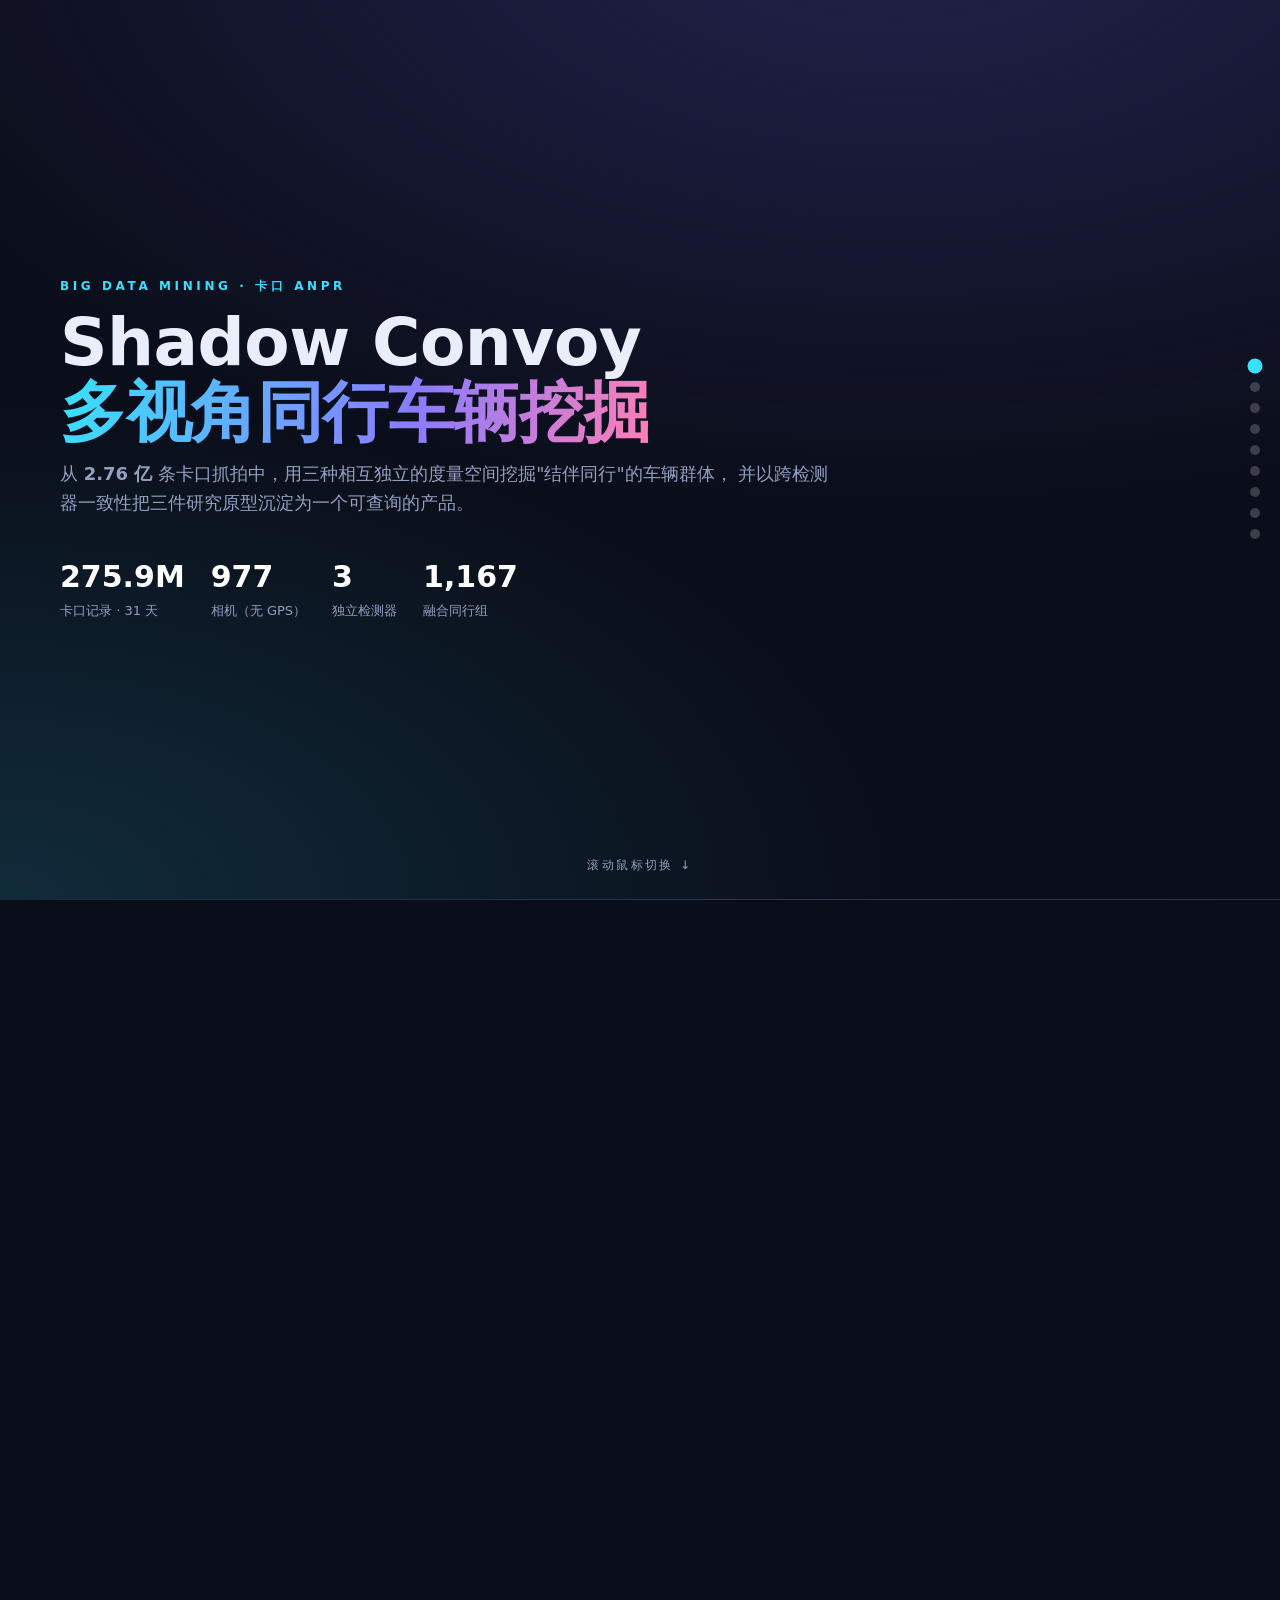
<file: Demo/index.html>
<!doctype html>
<html lang="zh-CN">
<head>
<meta charset="utf-8">
<meta name="viewport" content="width=device-width,initial-scale=1">
<title>Shadow Convoy · 多视角同行车辆挖掘</title>
<meta name="description" content="从 2.76 亿条卡口 ANPR 记录中挖掘同行车辆群体 —— 三检测器、共识融合与下游应用的在线演示。">
<link rel="stylesheet" href="css/demo.css">
</head>
<body>

<div class="progress"></div>
<nav class="nav" aria-label="sections">
  <button class="active"></button><button></button><button></button><button></button>
  <button></button><button></button><button></button><button></button><button></button>
</nav>

<div id="wrapper">

<!-- 1 · TITLE -->
<section id="hero">
  <div class="wrap">
    <div class="kicker">Big Data Mining · 卡口 ANPR</div>
    <h1>Shadow&nbsp;Convoy<br><span class="grad">多视角同行车辆挖掘</span></h1>
    <p class="lead">从 <b>2.76&nbsp;亿</b> 条卡口抓拍中，用三种相互独立的度量空间挖掘"结伴同行"的车辆群体，
      并以跨检测器一致性把三件研究原型沉淀为一个可查询的产品。</p>
    <div class="hero-stats">
      <div><div class="v">275.9M</div><div class="l">卡口记录 · 31 天</div></div>
      <div><div class="v">977</div><div class="l">相机（无 GPS）</div></div>
      <div><div class="v">3</div><div class="l">独立检测器</div></div>
      <div><div class="v">1,167</div><div class="l">融合同行组</div></div>
    </div>
  </div>
  <div class="scrolldown">滚动鼠标切换 ↓</div>
</section>

<!-- 2 · INTRO -->
<section id="intro">
  <div class="wrap">
    <div class="kicker">01 · 问题背景</div>
    <h2>什么是"同行"？三种答案。</h2>
    <p class="lead">城市卡口持续记录 <code>(车牌, 相机, 时间)</code>。在月级亿条尺度上，其中蕴含的是车辆之间的
      <b>协同结构</b>。但"同行"没有唯一定义，因此我们并行构建三种检测器。</p>
    <div class="defs">
      <div class="def"><b>FP-Growth · <span>格点共现</span></b><p class="note">同一 (相机×5 分钟) 格点反复同现 → 高精度、覆盖窄。</p></div>
      <div class="def"><b>MaxGrowth · <span>有向路径</span></b><p class="note">协同通过 ≥3 个相机的有向路径 → 强群体证据、带方向。</p></div>
      <div class="def"><b>Embedding · <span>轨迹向量</span></b><p class="note">256 维轨迹形状相近 + 真实共现确认 → 覆盖最广。</p></div>
    </div>
    <div class="figwrap">
      <img src="img/pipeline.png" alt="系统总体流程">
      <div class="figcap">系统总体流程：原始卡口数据 → 三检测器 → 共识融合登记表 → 下游任务</div>
    </div>
  </div>
</section>

<!-- 3 · METHODS (carousel) -->
<section id="methods">
  <div class="wrap">
    <div class="kicker">02 · 三检测器结果</div>
    <h2>三种方法，三种"同行"</h2>
    <p class="lead">← / → 切换：三种检测器对比 ↔ 能力雷达图。三者按构造彼此分歧——被多个度量空间同时认可的群体才是强证据。</p>
    <div class="carousel">
      <button class="car-arrow prev" aria-label="prev">‹</button>
      <button class="car-arrow next" aria-label="next">›</button>
      <div class="car-viewport"><div class="car-track">
        <div class="slide slide-methods"><div class="cards cols-3">
          <div class="card"><span class="tag">FP-Growth</span><h3>格点共现车队</h3>
            <p>5,447 车队 · 仅 783 车牌 · 信号极稀疏。</p>
            <div class="chart" data-chart="fpg_size"></div>
            <div class="chart" data-chart="fpg_super"></div></div>
          <div class="card"><span class="tag">MaxGrowth</span><h3>有向路径模式</h3>
            <p>223,184 模式 · 87,047 车牌 · 带方向。</p>
            <div class="chart" data-chart="mg_routelen"></div>
            <div class="chart" data-chart="mg_corridors"></div></div>
          <div class="card"><span class="tag">Embedding</span><h3>轨迹嵌入聚类</h3>
            <p>3.83M×256 · 每车一向量 · 覆盖 102,779 车牌。</p>
            <div class="chart" data-embchart="proj"></div>
            <div class="chart" data-chart="emb_confirm"></div></div>
        </div></div>
        <div class="slide slide-radar"><div class="chart" data-chart="detector_radar"></div></div>
      </div></div>
    </div>
  </div>
</section>

<!-- 4 · UNION -->
<section id="union">
  <div class="wrap">
    <div class="kicker">03 · 共识融合</div>
    <h2>融合登记表 —— 关键一步</h2>
    <p class="lead">按"标签元组"将三套车队归并为一张去重、可置信排序的表。<b>验证假设被数据推翻</b>：
      出现在 1,548 个车队里的"超级连接点"（公交/出租）<b>根本没进登记表</b>——融合自动将其过滤。</p>
    <div class="cards cols-2" style="align-items:center">
      <div class="card"><div class="chart" data-chart="consensus_agree" style="height:42vh"></div></div>
      <div class="card">
        <div class="bignum">1,167 <small>个融合同行组</small></div>
        <table>
          <tr><th>一致性</th><th>数量</th><th>含义</th></tr>
          <tr><td><span class="badge">3-of-3</span></td><td class="num">19</td><td>三检测器一致 · 最强证据</td></tr>
          <tr><td>2-of-3</td><td class="num">1,148</td><td>两检测器一致</td></tr>
          <tr><td>最大组</td><td class="num">51 车</td><td>共现∩路径∩嵌入</td></tr>
          <tr><td>超级连接点</td><td class="num">0</td><td>被融合自动剔除</td></tr>
        </table>
      </div>
    </div>
  </div>
</section>

<!-- 5 · SEED QUERY -->
<section id="seed">
  <div class="wrap">
    <div class="kicker">04 · 下游应用 · 种子车查询</div>
    <h2>"谁和这辆车一起走？"</h2>
    <p class="lead">输入框即下拉搜索框：从 124 个已验证车牌中选择或筛选；点击查询后，每行伴随车都标注由哪些检测器登记。</p>
    <div class="seedrow">
      <div class="combo">
        <input id="seedin" class="combo-input" placeholder="输入或选择车牌…" autocomplete="off">
        <div id="seedlist" class="combo-list"></div>
      </div>
      <button id="seedbtn" class="btn">查询伴随车</button>
      <span class="note">共 124 个三检一致车牌</span>
    </div>
    <div id="seedout" class="results"></div>
  </div>
</section>

<!-- 6 · CLONE -->
<section id="clone">
  <div class="wrap">
    <div class="kicker">05 · 下游应用 · 套牌检测</div>
    <h2>套牌车（impossible travel）</h2>
    <p class="lead">同行的对偶问题：一辆车若在过短时间内出现于过远的两地，即<b>物理不可能</b>。
      全月标出 <b>221,132</b> 次不可能、<b>8,668</b> 个套牌候选——与 OCR 误读近乎不相交。</p>
    <div class="cards cols-2" style="align-items:center">
      <div class="card"><div class="chart" data-chart="clone_rose" style="height:46vh"></div></div>
      <div class="card">
        <div class="bignum">505029</div>
        <p style="margin-top:8px">最强候选：全月 <b style="color:#fff">108 次</b>不可能转移。例如 <code>79→306</code>
          仅隔 <b style="color:var(--pink)">1 秒</b>，而该路段最快通行需 <b>82 秒</b> —— 同一车牌的两辆车在同时移动。</p>
        <div class="note">距离先验来自从数据恢复的相机转移图（全对最短通行时间），全程无 GPS。</div>
      </div>
    </div>
  </div>
</section>

<!-- 7 · MAPS (3 dynamic charts) -->
<section id="maps">
  <div class="wrap">
    <div class="kicker">06 · 下游应用 · 无 GPS 地理</div>
    <h2>从数据恢复城市走廊</h2>
    <p class="lead">相机只是整数编号。用车辆跳转构建相机转移图（853 节点、41 万边），node2vec 恢复二维地图，
      并把同行走廊的群体流量叠加其上 —— 下面三张图均为实时可交互。</p>
    <div class="maprow">
      <div><div class="chart" data-mapchart="camera"></div></div>
      <div><div class="chart" data-mapchart="flow"></div></div>
      <div><div class="chart" data-chart="od_pairs"></div></div>
    </div>
  </div>
</section>

<!-- 8 · CONCLUSION -->
<section id="conclusion">
  <div class="wrap">
    <div class="kicker">07 · 结论</div>
    <h2>一致性 &gt; 任何单检测器的 Top-K</h2>
    <p class="lead">三种互补度量空间 + 跨检测器共识，把高频假阳性自动过滤，显著提升可解释性与可信度；
      相机转移图又独立复现了路径检测器的走廊，多重证据相互印证。全部下游产物均在 31 天全量数据上验证。</p>
    <div class="cards cols-2" style="align-items:center;margin-top:20px">
      <div class="card"><div class="chart" data-chart="coverage" style="height:40vh"></div></div>
      <div class="card">
        <div class="bignum">102,779 <small>Embedding 覆盖车牌</small></div>
        <p style="margin-top:6px">vs MaxGrowth 87,047 · FP-Growth 783 —— 嵌入与路径同量级，远超共现伪影。</p>
        <div class="bignum" style="margin-top:16px">19 <small>三检一致强同行组</small></div>
        <div class="bignum" style="margin-top:16px">8,668 <small>套牌候选车牌（0.04%）</small></div>
      </div>
    </div>
  </div>
</section>

<!-- 9 · CTA -->
<section id="cta">
  <div class="wrap">
    <div class="kicker">08 · 代码与论文</div>
    <h2>查看完整项目</h2>
    <p class="lead" style="margin:14px auto 0">查看项目的可视化报告展示页，或进入代码仓库浏览全部三检测器、融合与下游任务的实现。</p>
    <div class="ctabtns">
      <a class="primary" href="https://henrywch.github.io/Shadow_Convoy/" target="_blank" rel="noopener">View Report · 报告展示 →</a>
      <a class="sec" href="https://github.com/henrywch/Shadow_Convoy" target="_blank" rel="noopener">View Code · 代码仓库</a>
    </div>
    <p class="note" style="margin-top:30px">Shadow Convoy · Big Data Course Project · 2026</p>
  </div>
</section>

</div><!-- /#wrapper -->

<script src="js/echarts.min.js"></script>
<script src="js/charts.js"></script>
<script src="js/mapdata.js"></script>
<script src="js/seed_data.js"></script>
<script src="js/embdata.js"></script>
<script src="js/demo.js"></script>
</body>
</html>
</file>
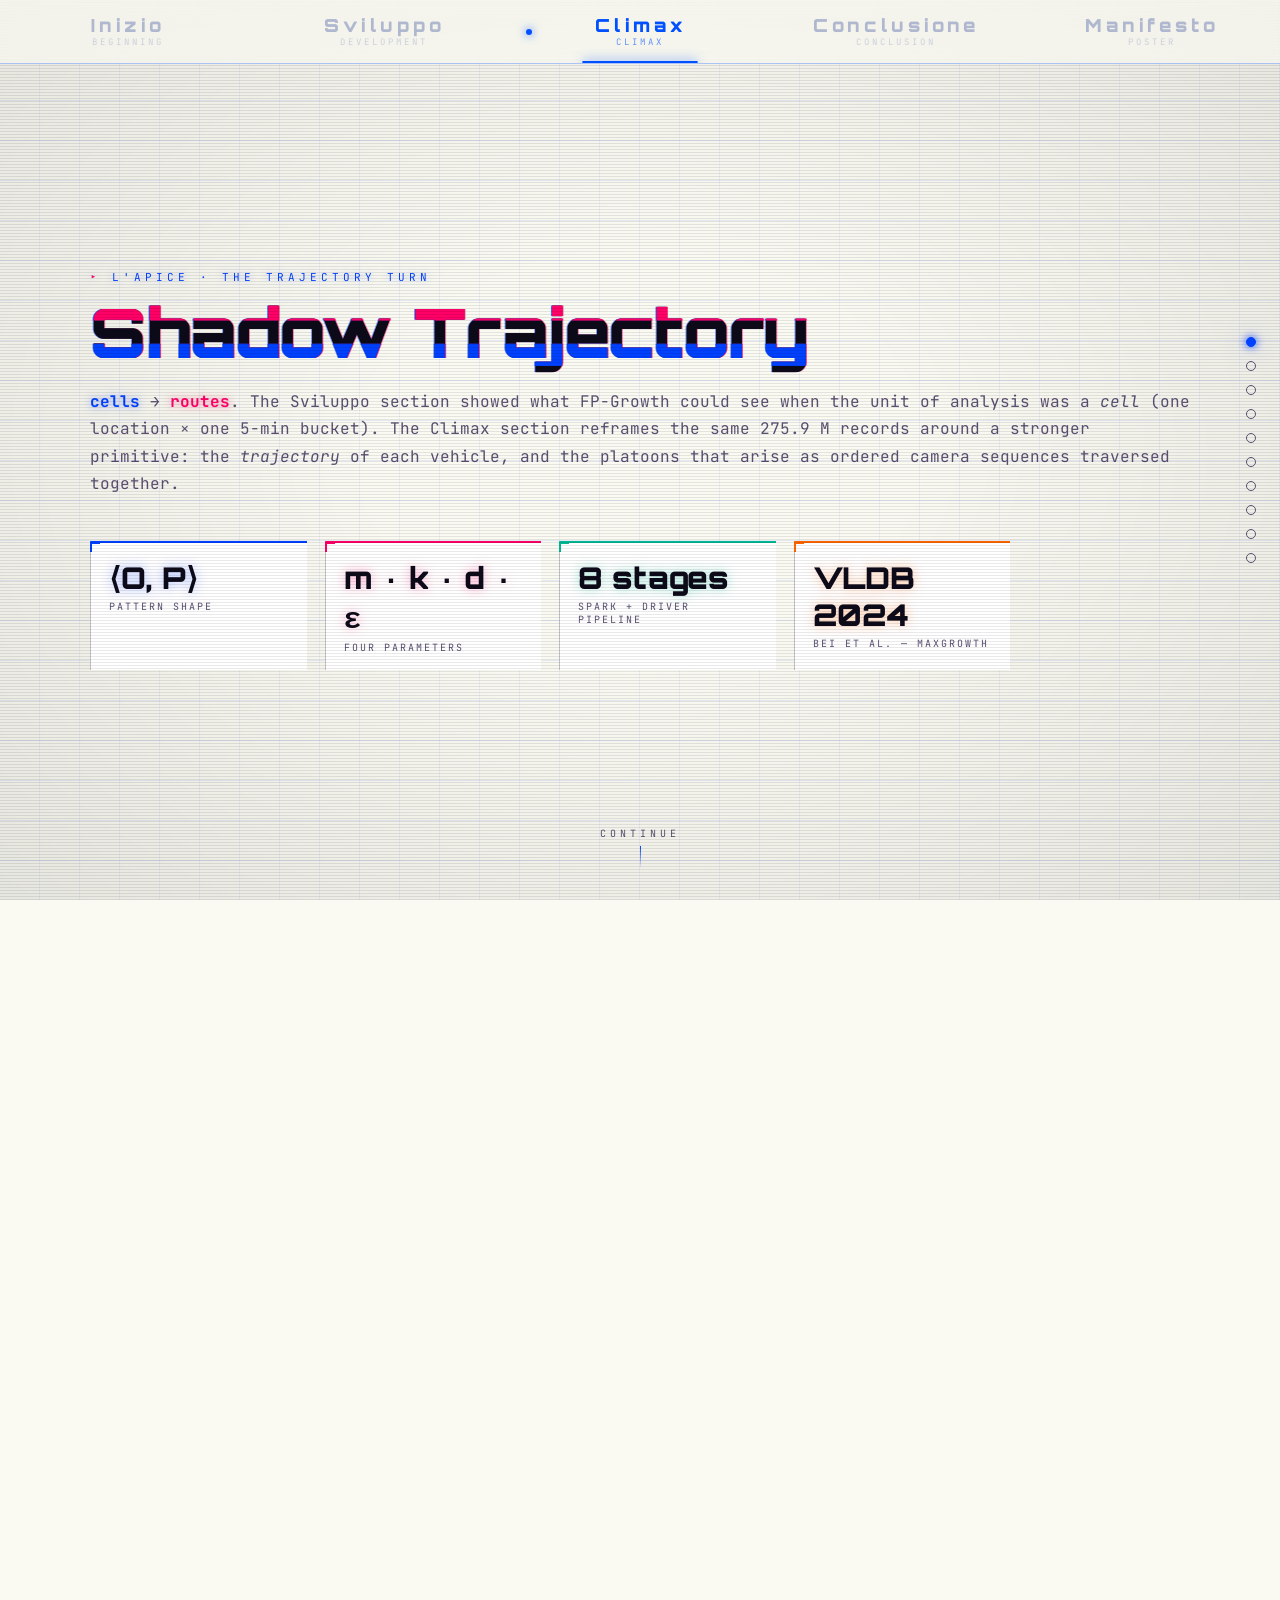
<file: climax.html>
<!DOCTYPE html>
<html lang="en">
<head>
  <meta charset="UTF-8" />
  <meta name="viewport" content="width=device-width, initial-scale=1.0" />
  <title>Shadow Convoy · Climax</title>
  <link rel="stylesheet" href="css/nav.css" />
  <link rel="stylesheet" href="css/in-process.css" />
  <link rel="preconnect" href="https://fonts.googleapis.com" crossorigin />
</head>
<body data-theme="bright" data-prev="sviluppo.html" data-next="final.html">

<div class="scanline-light"></div>
<div id="scroll-progress"></div>

<nav class="top-nav" aria-label="Project sections">
  <a class="tab"        data-target="dark"   href="index.html">
    <span class="zh">Inizio</span><span class="en">Beginning</span>
  </a>
  <a class="tab"        data-target="bright" href="sviluppo.html">
    <span class="zh">Sviluppo</span><span class="en">Development</span>
  </a>
  <a class="tab active" data-target="bright" href="climax.html">
    <span class="zh">Climax</span><span class="en">Climax</span>
  </a>
  <a class="tab"        data-target="neon"   href="final.html">
    <span class="zh">Conclusione</span><span class="en">Conclusion</span>
  </a>
  <a class="tab"        data-target="neon"   href="manifesto.html">
    <span class="zh">Manifesto</span><span class="en">Poster</span>
  </a>
</nav>

<nav class="nav-dots" aria-label="Slide navigation">
  <button class="nav-dot active" data-section="hero"           data-label="SHADOW TRAJECTORY"></button>
  <button class="nav-dot"        data-section="algo"           data-label="MAXGROWTH ALGORITHM"></button>
  <button class="nav-dot"        data-section="results"        data-label="MAXGROWTH RESULTS"></button>
  <button class="nav-dot"        data-section="analysis"       data-label="MAXGROWTH ANALYSIS"></button>
  <button class="nav-dot"        data-section="conclusion"     data-label="MAXGROWTH CONCLUSION"></button>
  <button class="nav-dot"        data-section="embed-ideas"     data-label="EMBEDDING IDEAS"></button>
  <button class="nav-dot"        data-section="embed-procedure" data-label="EMBEDDING PROCEDURES"></button>
  <button class="nav-dot"        data-section="embed-results"   data-label="EMBEDDING RESULTS"></button>
  <button class="nav-dot"        data-section="embed-analysis"  data-label="EMBEDDING ANALYSIS"></button>
  <button class="nav-dot"        data-section="embed-conclusion" data-label="EMBEDDING CONCLUSION"></button>
</nav>

<div id="page-wrapper">

  <!-- ═════ 0 — TITLE: Shadow Trajectory ═════ -->
  <section class="section" id="hero">
    <div class="section-inner">
      <p class="kicker">L'apice · The trajectory turn</p>
      <h1 class="section-title">
        <span class="glitch" data-text="Shadow Trajectory">Shadow Trajectory</span>
      </h1>
      <p class="lede" style="font-size: 16px;"><strong class="accent">cells</strong> &rarr; <strong class="spark">routes</strong>. The Sviluppo section showed what FP-Growth could see when the unit of analysis was a <em>cell</em> (one location &times; one 5-min bucket). The Climax section reframes the same 275.9 M records around a stronger primitive: the <em>trajectory</em> of each vehicle, and the platoons that arise as ordered camera sequences traversed together.</p>
      <div class="hero-stats" style="margin-top: 44px;">
        <div class="hero-stat"><div class="v">&#10216;O, P&#10217;</div><div class="k">Pattern Shape</div></div>
        <div class="hero-stat"><div class="v">m &middot; k &middot; d &middot; &epsilon;</div><div class="k">Four Parameters</div></div>
        <div class="hero-stat"><div class="v">8 stages</div><div class="k">Spark + Driver pipeline</div></div>
        <div class="hero-stat"><div class="v">VLDB 2024</div><div class="k">Bei et al. — MaxGrowth</div></div>
      </div>
    </div>
    <div class="scroll-hint"><span>continue</span><div class="scroll-arrow"></div></div>
  </section>

  <!-- ═════ 1 — ALGORITHM ═════ -->
  <section class="section" id="algo">
    <div class="section-inner">
      <p class="kicker">01 / The algorithm, end to end</p>
      <h2 class="section-title">
        MaxGrowth — <span class="swipe">parameters &middot; pipeline &middot; pruning</span>
      </h2>

      <div class="param-grid">
        <div class="param">
          <div class="sym">m</div>
          <div class="flag">--min-size &middot; default 2</div>
          <div class="meaning">minimum plates in a platoon.</div>
        </div>
        <div class="param">
          <div class="sym">k</div>
          <div class="flag">--min-length &middot; default 3</div>
          <div class="meaning">minimum cameras in the route — the "more than one intersection" rule.</div>
        </div>
        <div class="param">
          <div class="sym">d</div>
          <div class="flag">--gap &middot; default 1</div>
          <div class="meaning">missing-camera tolerance — OCR / occlusion absorption.</div>
        </div>
        <div class="param">
          <div class="sym">&epsilon;</div>
          <div class="flag">--eps &middot; default 300 s</div>
          <div class="meaning">co-arrival window at one camera.</div>
        </div>
      </div>

      <div class="pipeline" style="margin-top: 24px;">
        <div class="step spark"><span class="ix">01 · spark</span><span class="label">CSV scan</span></div>
        <div class="step spark"><span class="ix">02 · spark</span><span class="label">prefilter plates</span></div>
        <div class="step spark"><span class="ix">03 · spark</span><span class="label">trajectories</span></div>
        <div class="step spark"><span class="ix">04 · spark</span><span class="label">clusters</span></div>
        <div class="step driver"><span class="ix">05 · driver</span><span class="label">position index</span></div>
        <div class="step driver"><span class="ix">06 · driver</span><span class="label">broadcast</span></div>
        <div class="step spark"><span class="ix">07 · spark</span><span class="label">parallel growth</span></div>
        <div class="step driver"><span class="ix">08 · driver</span><span class="label">maximality + write</span></div>
      </div>

      <p class="lede" style="margin-top: 22px;"><strong>Local maximality during growth</strong> is the optimization that makes the rest viable. The naive enumerator emits a pattern at every recursion depth &ge; k — millions of redundant prefixes of their own extensions. The local rule fixes this in one line: <em>if any extension preserves the full current membership, the longer route strictly dominates this stack — skip emission</em>.</p>
      <p style="margin-top: 14px; font-size: 13.5px; line-height: 1.7;">Emitting only when the recursion either shrinks membership or terminates cuts raw patterns by <strong class="spark">10–100&times;</strong> before the global maximality filter even runs. Combined with an <strong class="accent">inverted-index</strong> dominance check (candidates restricted to patterns containing every member of B, seeded on B's rarest plate), what was an O(N&sup2;) post-process at 2.6 M patterns becomes a few seconds on tens of thousands.</p>
    </div>
  </section>

  <!-- ═════ 2 — RESULTS ═════ -->
  <section class="section" id="results">
    <div class="section-inner">
      <p class="kicker">02 / The full-month run · what came out</p>
      <h2 class="section-title">
        <span class="swipe">223,184</span> maximal platoons
      </h2>

      <div class="filter-bar" style="margin-top:4px;">
        <span class="pill"><span class="k">m</span><span class="v">2</span></span>
        <span class="pill"><span class="k">k</span><span class="v">3</span></span>
        <span class="pill"><span class="k">d</span><span class="v">1</span></span>
        <span class="pill"><span class="k">&epsilon;</span><span class="v">300s</span></span>
        <span class="pill"><span class="k">min-obs</span><span class="v">200</span></span>
        <span class="pill"><span class="k">max-plates</span><span class="v">100k</span></span>
        <span class="pill"><span class="k">max-cluster</span><span class="v">50</span></span>
        <span class="pill"><span class="k">input</span><span class="v">31.csv · 275.9M</span></span>
      </div>

      <div class="spec-grid">
        <div class="spec"><div class="k">Maximal platoons</div><div class="v">223,184</div><div class="note">&#10216;O, P&#10217; after dominance filter</div></div>
        <div class="spec"><div class="k">Plates in a platoon</div><div class="v">87,047</div><div class="note">distinct members across all patterns</div></div>
        <div class="spec"><div class="k">Cameras spanned</div><div class="v">795</div><div class="note">of 977 checkpoints used in routes</div></div>
        <div class="spec"><div class="k">Peak route / size</div><div class="v">9 &middot; 20</div><div class="note">longest route · largest platoon</div></div>
      </div>

      <div class="method-row" style="margin-top:20px;grid-template-columns:1.35fr 1fr;align-items:stretch;">
        <div class="bucket-svg">
          <div style="font-family:var(--font-head);font-size:11px;letter-spacing:2px;color:var(--ink-dim);text-transform:uppercase;margin-bottom:8px;">Busiest platoon corridors — cameras traversed <span class="spark">in order</span></div>
          <svg viewBox="0 0 780 372" width="100%" role="img" aria-label="Top platoon corridors as camera routes" style="font-family:var(--font-mono);">
<defs><marker id="cArrow" markerWidth="9" markerHeight="9" refX="7" refY="3" orient="auto"><path d="M0,0 L7,3 L0,6 Z" fill="var(--ink-dim)"/></marker></defs>
<text x="20" y="42" font-size="10" letter-spacing="1" fill="var(--ink-dim)" dominant-baseline="middle">CORRIDOR 01</text>
<text x="118" y="42" font-size="15" font-weight="700" fill="var(--spark)" text-anchor="end" dominant-baseline="middle" style="font-family:var(--font-head);">5,324</text>
<line x1="150" y1="41" x2="676.0" y2="41" stroke="var(--rule-strong)" stroke-width="1.5"/>
<circle cx="150.0" cy="41" r="15" fill="var(--bg-panel)" stroke="var(--spark)" stroke-width="2"/>
<text x="150.0" y="42" font-size="10.5" font-weight="700" fill="var(--spark)" text-anchor="middle" dominant-baseline="middle">434</text>
<line x1="165.0" y1="41" x2="396.0" y2="41" stroke="var(--ink-dim)" stroke-width="1.6" marker-end="url(#cArrow)"/>
<circle cx="413.0" cy="41" r="15" fill="var(--bg-panel)" stroke="var(--spark)" stroke-width="2"/>
<text x="413.0" y="42" font-size="10.5" font-weight="700" fill="var(--spark)" text-anchor="middle" dominant-baseline="middle">404</text>
<line x1="428.0" y1="41" x2="659.0" y2="41" stroke="var(--ink-dim)" stroke-width="1.6" marker-end="url(#cArrow)"/>
<circle cx="676.0" cy="41" r="15" fill="var(--bg-panel)" stroke="var(--spark)" stroke-width="2"/>
<text x="676.0" y="42" font-size="10.5" font-weight="700" fill="var(--spark)" text-anchor="middle" dominant-baseline="middle">238</text>
<text x="702.0" y="42" font-size="10" fill="var(--ink-dim)" dominant-baseline="middle">×5.3k</text>
<text x="20" y="83" font-size="10" letter-spacing="1" fill="var(--ink-dim)" dominant-baseline="middle">CORRIDOR 02</text>
<text x="118" y="83" font-size="15" font-weight="700" fill="var(--spark)" text-anchor="end" dominant-baseline="middle" style="font-family:var(--font-head);">4,274</text>
<line x1="150" y1="82" x2="676.0" y2="82" stroke="var(--rule-strong)" stroke-width="1.5"/>
<circle cx="150.0" cy="82" r="15" fill="var(--bg-panel)" stroke="var(--spark)" stroke-width="2"/>
<text x="150.0" y="83" font-size="10.5" font-weight="700" fill="var(--spark)" text-anchor="middle" dominant-baseline="middle">68</text>
<line x1="165.0" y1="82" x2="396.0" y2="82" stroke="var(--ink-dim)" stroke-width="1.6" marker-end="url(#cArrow)"/>
<circle cx="413.0" cy="82" r="15" fill="var(--bg-panel)" stroke="var(--accent)" stroke-width="2"/>
<text x="413.0" y="83" font-size="10.5" font-weight="700" fill="var(--accent)" text-anchor="middle" dominant-baseline="middle">181</text>
<line x1="428.0" y1="82" x2="659.0" y2="82" stroke="var(--ink-dim)" stroke-width="1.6" marker-end="url(#cArrow)"/>
<circle cx="676.0" cy="82" r="15" fill="var(--bg-panel)" stroke="var(--spark)" stroke-width="2"/>
<text x="676.0" y="83" font-size="10.5" font-weight="700" fill="var(--spark)" text-anchor="middle" dominant-baseline="middle">45</text>
<text x="702.0" y="83" font-size="10" fill="var(--ink-dim)" dominant-baseline="middle">×4.2k</text>
<text x="20" y="124" font-size="10" letter-spacing="1" fill="var(--ink-dim)" dominant-baseline="middle">CORRIDOR 03</text>
<text x="118" y="124" font-size="15" font-weight="700" fill="var(--spark)" text-anchor="end" dominant-baseline="middle" style="font-family:var(--font-head);">3,501</text>
<line x1="150" y1="123" x2="676.0" y2="123" stroke="var(--rule-strong)" stroke-width="1.5"/>
<circle cx="150.0" cy="123" r="15" fill="var(--bg-panel)" stroke="var(--accent)" stroke-width="2"/>
<text x="150.0" y="124" font-size="10.5" font-weight="700" fill="var(--accent)" text-anchor="middle" dominant-baseline="middle">391</text>
<line x1="165.0" y1="123" x2="396.0" y2="123" stroke="var(--ink-dim)" stroke-width="1.6" marker-end="url(#cArrow)"/>
<circle cx="413.0" cy="123" r="15" fill="var(--bg-panel)" stroke="var(--spark)" stroke-width="2"/>
<text x="413.0" y="124" font-size="10.5" font-weight="700" fill="var(--spark)" text-anchor="middle" dominant-baseline="middle">375</text>
<line x1="428.0" y1="123" x2="659.0" y2="123" stroke="var(--ink-dim)" stroke-width="1.6" marker-end="url(#cArrow)"/>
<circle cx="676.0" cy="123" r="15" fill="var(--bg-panel)" stroke="var(--accent)" stroke-width="2"/>
<text x="676.0" y="124" font-size="10.5" font-weight="700" fill="var(--accent)" text-anchor="middle" dominant-baseline="middle">372</text>
<text x="702.0" y="124" font-size="10" fill="var(--ink-dim)" dominant-baseline="middle">×3.5k</text>
<text x="20" y="165" font-size="10" letter-spacing="1" fill="var(--ink-dim)" dominant-baseline="middle">CORRIDOR 04</text>
<text x="118" y="165" font-size="15" font-weight="700" fill="var(--spark)" text-anchor="end" dominant-baseline="middle" style="font-family:var(--font-head);">3,184</text>
<line x1="150" y1="164" x2="676.0" y2="164" stroke="var(--rule-strong)" stroke-width="1.5"/>
<circle cx="150.0" cy="164" r="15" fill="var(--bg-panel)" stroke="var(--spark)" stroke-width="2"/>
<text x="150.0" y="165" font-size="10.5" font-weight="700" fill="var(--spark)" text-anchor="middle" dominant-baseline="middle">268</text>
<line x1="165.0" y1="164" x2="396.0" y2="164" stroke="var(--ink-dim)" stroke-width="1.6" marker-end="url(#cArrow)"/>
<circle cx="413.0" cy="164" r="15" fill="var(--bg-panel)" stroke="var(--spark)" stroke-width="2"/>
<text x="413.0" y="165" font-size="10.5" font-weight="700" fill="var(--spark)" text-anchor="middle" dominant-baseline="middle">478</text>
<line x1="428.0" y1="164" x2="659.0" y2="164" stroke="var(--ink-dim)" stroke-width="1.6" marker-end="url(#cArrow)"/>
<circle cx="676.0" cy="164" r="15" fill="var(--bg-panel)" stroke="var(--accent)" stroke-width="2"/>
<text x="676.0" y="165" font-size="10.5" font-weight="700" fill="var(--accent)" text-anchor="middle" dominant-baseline="middle">481</text>
<text x="702.0" y="165" font-size="10" fill="var(--ink-dim)" dominant-baseline="middle">×3.1k</text>
<text x="20" y="206" font-size="10" letter-spacing="1" fill="var(--ink-dim)" dominant-baseline="middle">CORRIDOR 05</text>
<text x="118" y="206" font-size="15" font-weight="700" fill="var(--spark)" text-anchor="end" dominant-baseline="middle" style="font-family:var(--font-head);">2,677</text>
<line x1="150" y1="205" x2="676.0" y2="205" stroke="var(--rule-strong)" stroke-width="1.5"/>
<circle cx="150.0" cy="205" r="15" fill="var(--bg-panel)" stroke="var(--accent)" stroke-width="2"/>
<text x="150.0" y="206" font-size="10.5" font-weight="700" fill="var(--accent)" text-anchor="middle" dominant-baseline="middle">11</text>
<line x1="165.0" y1="205" x2="396.0" y2="205" stroke="var(--ink-dim)" stroke-width="1.6" marker-end="url(#cArrow)"/>
<circle cx="413.0" cy="205" r="15" fill="var(--bg-panel)" stroke="var(--accent)" stroke-width="2"/>
<text x="413.0" y="206" font-size="10.5" font-weight="700" fill="var(--accent)" text-anchor="middle" dominant-baseline="middle">227</text>
<line x1="428.0" y1="205" x2="659.0" y2="205" stroke="var(--ink-dim)" stroke-width="1.6" marker-end="url(#cArrow)"/>
<circle cx="676.0" cy="205" r="15" fill="var(--bg-panel)" stroke="var(--spark)" stroke-width="2"/>
<text x="676.0" y="206" font-size="10.5" font-weight="700" fill="var(--spark)" text-anchor="middle" dominant-baseline="middle">557</text>
<text x="702.0" y="206" font-size="10" fill="var(--ink-dim)" dominant-baseline="middle">×2.6k</text>
<text x="20" y="247" font-size="10" letter-spacing="1" fill="var(--ink-dim)" dominant-baseline="middle">CORRIDOR 06</text>
<text x="118" y="247" font-size="15" font-weight="700" fill="var(--spark)" text-anchor="end" dominant-baseline="middle" style="font-family:var(--font-head);">2,005</text>
<line x1="150" y1="246" x2="676.0" y2="246" stroke="var(--rule-strong)" stroke-width="1.5"/>
<circle cx="150.0" cy="246" r="15" fill="var(--bg-panel)" stroke="var(--accent)" stroke-width="2"/>
<text x="150.0" y="247" font-size="10.5" font-weight="700" fill="var(--accent)" text-anchor="middle" dominant-baseline="middle">297</text>
<line x1="165.0" y1="246" x2="396.0" y2="246" stroke="var(--ink-dim)" stroke-width="1.6" marker-end="url(#cArrow)"/>
<circle cx="413.0" cy="246" r="15" fill="var(--bg-panel)" stroke="var(--spark)" stroke-width="2"/>
<text x="413.0" y="247" font-size="10.5" font-weight="700" fill="var(--spark)" text-anchor="middle" dominant-baseline="middle">278</text>
<line x1="428.0" y1="246" x2="659.0" y2="246" stroke="var(--ink-dim)" stroke-width="1.6" marker-end="url(#cArrow)"/>
<circle cx="676.0" cy="246" r="15" fill="var(--bg-panel)" stroke="var(--accent)" stroke-width="2"/>
<text x="676.0" y="247" font-size="10.5" font-weight="700" fill="var(--accent)" text-anchor="middle" dominant-baseline="middle">437</text>
<text x="702.0" y="247" font-size="10" fill="var(--ink-dim)" dominant-baseline="middle">×2.0k</text>
<text x="20" y="288" font-size="10" letter-spacing="1" fill="var(--ink-dim)" dominant-baseline="middle">CORRIDOR 07</text>
<text x="118" y="288" font-size="15" font-weight="700" fill="var(--spark)" text-anchor="end" dominant-baseline="middle" style="font-family:var(--font-head);">1,836</text>
<line x1="150" y1="287" x2="676.0" y2="287" stroke="var(--rule-strong)" stroke-width="1.5"/>
<circle cx="150.0" cy="287" r="15" fill="var(--bg-panel)" stroke="var(--accent)" stroke-width="2"/>
<text x="150.0" y="288" font-size="10.5" font-weight="700" fill="var(--accent)" text-anchor="middle" dominant-baseline="middle">307</text>
<line x1="165.0" y1="287" x2="396.0" y2="287" stroke="var(--ink-dim)" stroke-width="1.6" marker-end="url(#cArrow)"/>
<circle cx="413.0" cy="287" r="15" fill="var(--bg-panel)" stroke="var(--accent)" stroke-width="2"/>
<text x="413.0" y="288" font-size="10.5" font-weight="700" fill="var(--accent)" text-anchor="middle" dominant-baseline="middle">442</text>
<line x1="428.0" y1="287" x2="659.0" y2="287" stroke="var(--ink-dim)" stroke-width="1.6" marker-end="url(#cArrow)"/>
<circle cx="676.0" cy="287" r="15" fill="var(--bg-panel)" stroke="var(--accent)" stroke-width="2"/>
<text x="676.0" y="288" font-size="10.5" font-weight="700" fill="var(--accent)" text-anchor="middle" dominant-baseline="middle">515</text>
<text x="702.0" y="288" font-size="10" fill="var(--ink-dim)" dominant-baseline="middle">×1.8k</text>
<text x="20" y="329" font-size="10" letter-spacing="1" fill="var(--ink-dim)" dominant-baseline="middle">CORRIDOR 08</text>
<text x="118" y="329" font-size="15" font-weight="700" fill="var(--spark)" text-anchor="end" dominant-baseline="middle" style="font-family:var(--font-head);">1,584</text>
<line x1="150" y1="328" x2="676.0" y2="328" stroke="var(--rule-strong)" stroke-width="1.5"/>
<circle cx="150.0" cy="328" r="15" fill="var(--bg-panel)" stroke="var(--accent)" stroke-width="2"/>
<text x="150.0" y="329" font-size="10.5" font-weight="700" fill="var(--accent)" text-anchor="middle" dominant-baseline="middle">330</text>
<line x1="165.0" y1="328" x2="396.0" y2="328" stroke="var(--ink-dim)" stroke-width="1.6" marker-end="url(#cArrow)"/>
<circle cx="413.0" cy="328" r="15" fill="var(--bg-panel)" stroke="var(--spark)" stroke-width="2"/>
<text x="413.0" y="329" font-size="10.5" font-weight="700" fill="var(--spark)" text-anchor="middle" dominant-baseline="middle">268</text>
<line x1="428.0" y1="328" x2="659.0" y2="328" stroke="var(--ink-dim)" stroke-width="1.6" marker-end="url(#cArrow)"/>
<circle cx="676.0" cy="328" r="15" fill="var(--bg-panel)" stroke="var(--spark)" stroke-width="2"/>
<text x="676.0" y="329" font-size="10.5" font-weight="700" fill="var(--spark)" text-anchor="middle" dominant-baseline="middle">478</text>
<text x="702.0" y="329" font-size="10" fill="var(--ink-dim)" dominant-baseline="middle">×1.5k</text>
<circle r="4" fill="var(--sunset)" opacity="0.95"><animateMotion path="M150,41 L676,41" dur="3.6s" repeatCount="indefinite"/></circle>
<circle r="4" fill="var(--sunset)" opacity="0.95"><animateMotion path="M150,123 L676,123" dur="4.2s" begin="0.8s" repeatCount="indefinite"/></circle>
<circle r="4" fill="var(--sunset)" opacity="0.95"><animateMotion path="M150,205 L676,205" dur="3.9s" begin="1.6s" repeatCount="indefinite"/></circle>
</svg>
          <div style="font-size:10.5px;color:var(--ink-dim);margin-top:8px;line-height:1.5;">Each track is a directed camera route; the number is how many <em>distinct</em> platoons co-traversed it. <span class="spark">Pink</span> nodes are hub cameras recurring across corridors. Travelling dots trace the direction of motion.</div>
        </div>
        <div style="display:flex;flex-direction:column;gap:10px;">
          <div class="bracketed" style="border-top:3px solid var(--spark);">
            <div style="font-family:var(--font-head);font-weight:900;font-size:13px;letter-spacing:2px;color:var(--spark);text-shadow:var(--glow-spark);">FLAGSHIP PLATOON</div>
            <div style="font-family:var(--font-mono);font-size:15px;margin-top:6px;color:var(--ink);">11 &rarr; 227 &rarr; 557</div>
            <div style="font-size:12px;color:var(--ink-dim);margin-top:4px;"><strong class="spark">20 plates</strong> moved together across these three cameras — the largest single platoon found.</div>
          </div>
          <div class="bracketed" style="border-top:3px solid var(--accent);">
            <div style="font-family:var(--font-head);font-weight:900;font-size:13px;letter-spacing:2px;color:var(--accent);text-shadow:var(--glow-accent);">LONGEST ROUTE</div>
            <div style="font-family:var(--font-mono);font-size:12px;margin-top:6px;color:var(--ink);word-break:break-all;">306&rarr;330&rarr;478&rarr;279&rarr;190&rarr;555&rarr;250&rarr;361&rarr;205</div>
            <div style="font-size:12px;color:var(--ink-dim);margin-top:4px;"><strong class="accent">9 cameras</strong> co-traversed by a 2-plate pair — unambiguous shared journey.</div>
          </div>
          <div class="bracketed" style="border-top:3px solid var(--jade);">
            <div style="font-family:var(--font-head);font-weight:900;font-size:13px;letter-spacing:2px;color:var(--jade);text-shadow:var(--glow-jade);">DENSEST CORRIDOR</div>
            <div style="font-family:var(--font-mono);font-size:15px;margin-top:6px;color:var(--ink);">434 &rarr; 404 &rarr; 238</div>
            <div style="font-size:12px;color:var(--ink-dim);margin-top:4px;"><strong class="jade">5,324 platoons</strong> share this exact route — the spine of the network.</div>
          </div>
        </div>
      </div>
    </div>
  </section>

  <!-- ═════ 3 — DATA ANALYSIS ═════ -->
  <section class="section" id="analysis">
    <div class="section-inner">
      <p class="kicker">03 / Reading the distributions</p>
      <h2 class="section-title">
        The <span class="swipe">shape</span> of 223,184 platoons
      </h2>

      <div class="method-row" style="grid-template-columns:1fr 1.05fr;align-items:start;margin-top:14px;">
        <div style="display:grid;grid-template-columns:1fr 1fr;gap:14px;">
          <figure style="position:relative;background:var(--bg-panel);border:1px solid var(--rule-strong);padding:12px;margin:0;">
            <svg viewBox="0 0 360 230" width="100%" role="img" aria-label="Route length distribution" style="font-family:var(--font-mono);">
<line x1="34" y1="202.0" x2="348" y2="202.0" stroke="var(--rule)" stroke-width="1"/>
<text x="28" y="205.0" font-size="8" fill="var(--ink-dim)" text-anchor="end">10^0</text>
<line x1="34" y1="166.0" x2="348" y2="166.0" stroke="var(--rule)" stroke-width="1"/>
<text x="28" y="169.0" font-size="8" fill="var(--ink-dim)" text-anchor="end">10^1</text>
<line x1="34" y1="130.0" x2="348" y2="130.0" stroke="var(--rule)" stroke-width="1"/>
<text x="28" y="133.0" font-size="8" fill="var(--ink-dim)" text-anchor="end">10^2</text>
<line x1="34" y1="94.0" x2="348" y2="94.0" stroke="var(--rule)" stroke-width="1"/>
<text x="28" y="97.0" font-size="8" fill="var(--ink-dim)" text-anchor="end">10^3</text>
<line x1="34" y1="58.0" x2="348" y2="58.0" stroke="var(--rule)" stroke-width="1"/>
<text x="28" y="61.0" font-size="8" fill="var(--ink-dim)" text-anchor="end">10^4</text>
<line x1="34" y1="22.0" x2="348" y2="22.0" stroke="var(--rule)" stroke-width="1"/>
<text x="28" y="25.0" font-size="8" fill="var(--ink-dim)" text-anchor="end">10^5</text>
<rect x="40.0" y="11.7" width="34.9" height="190.3" fill="var(--accent)" opacity="0.85"/>
<text x="57.4" y="7.7" font-size="8.5" fill="var(--ink)" text-anchor="middle" font-weight="700">193,814</text>
<text x="57.4" y="216.0" font-size="10" fill="var(--ink-dim)" text-anchor="middle">3</text>
<rect x="84.9" y="43.3" width="34.9" height="158.7" fill="var(--spark)" opacity="0.85"/>
<text x="102.3" y="39.3" font-size="8.5" fill="var(--ink)" text-anchor="middle" font-weight="700">25,677</text>
<text x="102.3" y="216.0" font-size="10" fill="var(--ink-dim)" text-anchor="middle">4</text>
<rect x="129.7" y="75.5" width="34.9" height="126.5" fill="var(--spark)" opacity="0.85"/>
<text x="147.1" y="71.5" font-size="8.5" fill="var(--ink)" text-anchor="middle" font-weight="700">3,264</text>
<text x="147.1" y="216.0" font-size="10" fill="var(--ink-dim)" text-anchor="middle">5</text>
<rect x="174.6" y="109.0" width="34.9" height="93.0" fill="var(--sunset)" opacity="0.85"/>
<text x="192.0" y="105.0" font-size="8.5" fill="var(--ink)" text-anchor="middle" font-weight="700">382</text>
<text x="192.0" y="216.0" font-size="10" fill="var(--ink-dim)" text-anchor="middle">6</text>
<rect x="219.4" y="144.7" width="34.9" height="57.3" fill="var(--sunset)" opacity="0.85"/>
<text x="236.9" y="140.7" font-size="8.5" fill="var(--ink)" text-anchor="middle" font-weight="700">39</text>
<text x="236.9" y="216.0" font-size="10" fill="var(--ink-dim)" text-anchor="middle">7</text>
<rect x="264.3" y="171.6" width="34.9" height="30.4" fill="var(--sunset)" opacity="0.85"/>
<text x="281.7" y="167.6" font-size="8.5" fill="var(--ink)" text-anchor="middle" font-weight="700">7</text>
<text x="281.7" y="216.0" font-size="10" fill="var(--ink-dim)" text-anchor="middle">8</text>
<rect x="309.1" y="202.0" width="34.9" height="0.0" fill="var(--sunset)" opacity="0.85"/>
<text x="326.6" y="198.0" font-size="8.5" fill="var(--ink)" text-anchor="middle" font-weight="700">1</text>
<text x="326.6" y="216.0" font-size="10" fill="var(--ink-dim)" text-anchor="middle">9</text>
<text x="197" y="226" font-size="9" fill="var(--ink-dim)" text-anchor="middle">route length · cameras (k)</text>
</svg>
            <figcaption style="font-family:var(--font-mono);font-size:11px;color:var(--ink-dim);margin-top:6px;line-height:1.45;">Route length is heavily 3-camera dominated (the <code>k=3</code> floor), decaying ~10&times; per added camera — a clean power-law tail out to 9.</figcaption>
          </figure>
          <figure style="position:relative;background:var(--bg-panel);border:1px solid var(--rule-strong);padding:12px;margin:0;">
            <svg viewBox="0 0 360 230" width="100%" role="img" aria-label="Members per platoon distribution" style="font-family:var(--font-mono);">
<line x1="34" y1="202.0" x2="348" y2="202.0" stroke="var(--rule)" stroke-width="1"/>
<text x="28" y="205.0" font-size="8" fill="var(--ink-dim)" text-anchor="end">10^0</text>
<line x1="34" y1="166.0" x2="348" y2="166.0" stroke="var(--rule)" stroke-width="1"/>
<text x="28" y="169.0" font-size="8" fill="var(--ink-dim)" text-anchor="end">10^1</text>
<line x1="34" y1="130.0" x2="348" y2="130.0" stroke="var(--rule)" stroke-width="1"/>
<text x="28" y="133.0" font-size="8" fill="var(--ink-dim)" text-anchor="end">10^2</text>
<line x1="34" y1="94.0" x2="348" y2="94.0" stroke="var(--rule)" stroke-width="1"/>
<text x="28" y="97.0" font-size="8" fill="var(--ink-dim)" text-anchor="end">10^3</text>
<line x1="34" y1="58.0" x2="348" y2="58.0" stroke="var(--rule)" stroke-width="1"/>
<text x="28" y="61.0" font-size="8" fill="var(--ink-dim)" text-anchor="end">10^4</text>
<line x1="34" y1="22.0" x2="348" y2="22.0" stroke="var(--rule)" stroke-width="1"/>
<text x="28" y="25.0" font-size="8" fill="var(--ink-dim)" text-anchor="end">10^5</text>
<rect x="39.0" y="14.8" width="30.2" height="187.2" fill="var(--accent)" opacity="0.85"/>
<text x="54.1" y="10.8" font-size="8" fill="var(--ink)" text-anchor="middle" font-weight="700">158,647</text>
<text x="54.1" y="216.0" font-size="9.5" fill="var(--ink-dim)" text-anchor="middle">2</text>
<rect x="78.2" y="36.5" width="30.2" height="165.5" fill="var(--jade)" opacity="0.85"/>
<text x="93.4" y="32.5" font-size="8" fill="var(--ink)" text-anchor="middle" font-weight="700">39,659</text>
<text x="93.4" y="216.0" font-size="9.5" fill="var(--ink-dim)" text-anchor="middle">3</text>
<rect x="117.5" y="52.6" width="30.2" height="149.4" fill="var(--jade)" opacity="0.85"/>
<text x="132.6" y="48.6" font-size="8" fill="var(--ink)" text-anchor="middle" font-weight="700">14,145</text>
<text x="132.6" y="216.0" font-size="9.5" fill="var(--ink-dim)" text-anchor="middle">4</text>
<rect x="156.8" y="66.8" width="30.2" height="135.2" fill="var(--jade)" opacity="0.85"/>
<text x="171.9" y="62.8" font-size="8" fill="var(--ink)" text-anchor="middle" font-weight="700">5,706</text>
<text x="171.9" y="216.0" font-size="9.5" fill="var(--ink-dim)" text-anchor="middle">5</text>
<rect x="196.0" y="79.0" width="30.2" height="123.0" fill="var(--sunset)" opacity="0.85"/>
<text x="211.1" y="75.0" font-size="8" fill="var(--ink)" text-anchor="middle" font-weight="700">2,609</text>
<text x="211.1" y="216.0" font-size="9.5" fill="var(--ink-dim)" text-anchor="middle">6</text>
<rect x="235.2" y="91.4" width="30.2" height="110.6" fill="var(--sunset)" opacity="0.85"/>
<text x="250.4" y="87.4" font-size="8" fill="var(--ink)" text-anchor="middle" font-weight="700">1,183</text>
<text x="250.4" y="216.0" font-size="9.5" fill="var(--ink-dim)" text-anchor="middle">7</text>
<rect x="274.5" y="102.4" width="30.2" height="99.6" fill="var(--sunset)" opacity="0.85"/>
<text x="289.6" y="98.4" font-size="8" fill="var(--ink)" text-anchor="middle" font-weight="700">584</text>
<text x="289.6" y="216.0" font-size="9.5" fill="var(--ink-dim)" text-anchor="middle">8</text>
<rect x="313.8" y="98.2" width="30.2" height="103.8" fill="var(--sunset)" opacity="0.85"/>
<text x="328.9" y="94.2" font-size="8" fill="var(--ink)" text-anchor="middle" font-weight="700">763</text>
<text x="328.9" y="216.0" font-size="9.5" fill="var(--ink-dim)" text-anchor="middle">9+</text>
<text x="197" y="226" font-size="9" fill="var(--ink-dim)" text-anchor="middle">platoon size · plates (m)</text>
</svg>
            <figcaption style="font-family:var(--font-mono);font-size:11px;color:var(--ink-dim);margin-top:6px;line-height:1.45;">71% of platoons are pairs; the long tail of 6–20-plate platoons is the real organised-fleet signal.</figcaption>
          </figure>
        </div>

        <div>
          <table class="k-table">
            <thead>
              <tr><th>top corridor (route)</th><th>len</th><th class="count">platoons</th></tr>
            </thead>
            <tbody>
              <tr><td>434&rarr;404&rarr;238</td><td>3</td><td class="count">5,324</td></tr>
              <tr><td>68&rarr;181&rarr;45</td><td>3</td><td class="count">4,274</td></tr>
              <tr><td>391&rarr;375&rarr;372</td><td>3</td><td class="count">3,501</td></tr>
              <tr><td>268&rarr;478&rarr;481</td><td>3</td><td class="count">3,184</td></tr>
              <tr><td>11&rarr;227&rarr;557</td><td>3</td><td class="count">2,677</td></tr>
              <tr><td>297&rarr;278&rarr;437</td><td>3</td><td class="count">2,005</td></tr>
              <tr><td>307&rarr;442&rarr;515</td><td>3</td><td class="count">1,836</td></tr>
              <tr><td>330&rarr;268&rarr;478</td><td>3</td><td class="count">1,584</td></tr>
            </tbody>
          </table>
          <div style="display:flex;gap:10px;margin-top:12px;">
            <div class="bracketed" style="flex:1;padding:12px 14px;">
              <div style="font-size:10px;letter-spacing:2px;color:var(--ink-dim);text-transform:uppercase;">Hub cameras</div>
              <div style="font-family:var(--font-mono);font-size:12.5px;margin-top:5px;color:var(--ink);line-height:1.6;"><strong class="spark">434</strong> &middot; <strong class="spark">404</strong> &middot; <strong class="spark">238</strong> &middot; 68 &middot; 478 carry the most routes (24k+ each).</div>
            </div>
            <div class="bracketed" style="flex:1;padding:12px 14px;">
              <div style="font-size:10px;letter-spacing:2px;color:var(--ink-dim);text-transform:uppercase;">Super-connectors</div>
              <div style="font-family:var(--font-mono);font-size:12.5px;margin-top:5px;color:var(--ink);line-height:1.6;">plate <strong class="accent">490759</strong> appears in <strong class="accent">172</strong> platoons — likely transit / commercial.</div>
            </div>
          </div>
        </div>
      </div>

      <div class="caveat">
        <strong>Reading note.</strong> The 3-camera mode is an artefact of the <code>k=3</code> floor, not a ceiling on real behaviour — raising <code>k</code> sharpens precision at the cost of recall. The pair-heavy size distribution mirrors FP-Growth's, but every MaxGrowth pair here is backed by an <em>ordered ≥3-camera route</em>, not a single shared bucket.
      </div>
    </div>
  </section>

  <!-- ═════ 4 — CONCLUSION ═════ -->
  <section class="section" id="conclusion">
    <div class="section-inner">
      <p class="kicker">04 / What the trajectory turn changes</p>
      <h2 class="section-title">
        From <span class="glitch" data-text="cells">cells</span> to <span class="swipe">routes</span>
      </h2>

      <table class="failure-table" style="margin-top:8px;">
        <thead>
          <tr><th>dimension</th><th>FP-Growth · Sviluppo</th><th>MaxGrowth · Climax</th></tr>
        </thead>
        <tbody>
          <tr><td><strong>unit of evidence</strong></td><td>one (location &times; 5-min cell)</td><td class="fix">ordered route of &ge;3 cameras</td></tr>
          <tr><td><strong>what "together" means</strong></td><td>shared a bucket, unordered</td><td class="fix">co-traversed a directed path</td></tr>
          <tr><td><strong>output shape</strong></td><td>5,447 convoys / 783 plates</td><td class="fix">223,184 platoons / 87,047 plates</td></tr>
          <tr><td><strong>missed-detection tolerance</strong></td><td>none (dual-grid offset only)</td><td class="fix">d=1 gap absorbs OCR / occlusion</td></tr>
          <tr><td><strong>false-positive resistance</strong></td><td>weak — crowds look like convoys</td><td class="fix">strong — a 3-hop path is hard to fake</td></tr>
        </tbody>
      </table>

      <div class="forward-grid" style="margin-top:18px;">
        <div class="forward-col">
          <h3>What the routes revealed</h3>
          <p>A handful of <strong>hub corridors</strong> (434&rarr;404&rarr;238 and its kin) form a connected backbone that thousands of platoons share — the city's de-facto convoy arteries, invisible to a cell-by-cell view.</p>
          <p>The size tail (platoons of 6–20 plates on a fixed route) is the signal FP-Growth could only hint at: <strong>persistent groups moving as a unit</strong>, now with directional proof.</p>
        </div>
        <div class="forward-col right">
          <h3>Honest limits</h3>
          <p>The two plate counts are <em>not</em> a like-for-like win — MaxGrowth ran a looser prefilter (<code>min-obs 200</code> over 31 days) than FP-Growth's <code>min_count 50</code>. The advance is <strong>qualitative</strong>: stronger evidence per pattern, not merely more patterns.</p>
          <p>Next: fuse these routes with the FP-Growth convoys and the embedding clusters into one consensus-scored fleet registry — see <a href="final.html" style="color:var(--accent);text-decoration:none;border-bottom:1px dashed var(--accent);"><strong>Conclusione</strong></a>.</p>
        </div>
      </div>

      <div class="status-banner" style="background:color-mix(in srgb, var(--jade) 10%, transparent);border-color:color-mix(in srgb, var(--jade) 40%, transparent);border-left-color:var(--jade);">
        <span class="pulse" style="background:var(--jade);box-shadow:var(--glow-jade);"></span>
        <span><strong>Status:</strong> full-month MaxGrowth run <strong class="jade">complete</strong> — 275.9 M records &rarr; 223,184 maximal platoons across 795 cameras, on the same Slurm + Spark cluster as FP-Growth.</span>
      </div>
    </div>
  </section>

  <!-- ═════ 5 — EMBEDDING IDEAS ═════ -->
  <section class="section" id="embed-ideas">
    <div class="section-inner">
      <p class="kicker">05 / The third lens · trajectory embedding</p>
      <h2 class="section-title">
        Method 3 — <span class="swipe">routes as vectors</span>
      </h2>

      <p class="lede" style="font-size:16px;">FP-Growth scored vehicles by <em>which bucket they shared</em>. MaxGrowth scored them by <em>which ordered route they co-traversed</em>. <strong>Embedding</strong> scores them by a softer signal still: <em>how similar their entire month-long trajectory is to another plate's</em>. Two cars sharing a depot, two taxis working the same airport circuit, two delivery vans on the same logistics loop — none of these need to be <em>simultaneously</em> at the same camera. They just need their route shapes to rhyme.</p>

      <div class="param-grid" style="margin-top:18px;">
        <div class="param">
          <div class="sym" style="font-size:34px;">t2vec</div>
          <div class="flag">Li et al. · ICDE 2018</div>
          <div class="meaning">a sequence-to-sequence denoising autoencoder originally for GPS tracks, repurposed here for ANPR camera trajectories.</div>
        </div>
        <div class="param">
          <div class="sym">256-d</div>
          <div class="flag">fixed embedding</div>
          <div class="meaning">a plate of 10 cameras and a plate of 3,202 cameras both compress to the same vector — the GRU's final hidden state.</div>
        </div>
        <div class="param">
          <div class="sym">0.3</div>
          <div class="flag">--drop-prob (denoising)</div>
          <div class="meaning">30% of input tokens are dropped before encoding; the decoder must reconstruct the <em>clean</em> sequence — buys robustness to OCR / occlusion gaps.</div>
        </div>
        <div class="param">
          <div class="sym">cos</div>
          <div class="flag">L2-normalized → cosine</div>
          <div class="meaning">post-train, embeddings are unit-norm; HDBSCAN clusters by cosine-like distance — two route shapes are close iff they share <em>direction</em> not <em>magnitude</em>.</div>
        </div>
      </div>

      <div class="method-row" style="margin-top:22px;grid-template-columns:1fr 1fr;">
        <div class="bracketed" style="border-top:3px solid var(--spark);">
          <div style="font-family:var(--font-head);font-weight:900;font-size:12px;letter-spacing:2px;color:var(--spark);text-shadow:var(--glow-spark);">WHAT FP-GROWTH CAN'T SEE</div>
          <div style="font-size:13px;color:var(--ink);margin-top:6px;line-height:1.6;">Two taxis driving the airport-loop on Mondays and the city-loop on Tuesdays — same fleet, different routes daily. No bucket they share in great numbers. <strong class="spark">Invisible</strong> to bucket-co-occurrence.</div>
        </div>
        <div class="bracketed" style="border-top:3px solid var(--accent);">
          <div style="font-family:var(--font-head);font-weight:900;font-size:12px;letter-spacing:2px;color:var(--accent);text-shadow:var(--glow-accent);">WHAT MAXGROWTH CAN'T SEE</div>
          <div style="font-size:13px;color:var(--ink);margin-top:6px;line-height:1.6;">A 200-plate corporate fleet whose vehicles cover routes <em>similar</em> but not <em>identical</em>. Each pair's d=1 gap tolerance is too tight when the shared structure is route-statistical, not route-exact. <strong class="accent">Fragmented</strong> into many tiny platoons.</div>
        </div>
      </div>

      <p class="lede" style="font-size:13.5px;margin-top:20px;">The embedding asks: <em>"What is a vehicle's route-personality, in 256 numbers?"</em> Two plates with similar personalities are companion candidates — to be confirmed downstream by actual physical co-occurrence in the raw stream.</p>
    </div>
  </section>

  <!-- ═════ 6 — EMBEDDING PROCEDURES ═════ -->
  <section class="section" id="embed-procedure">
    <div class="section-inner">
      <p class="kicker">06 / The pipeline · three engines</p>
      <h2 class="section-title">
        Procedure — <span class="swipe">Spark &middot; PyTorch &middot; cuML</span>
      </h2>

      <p class="lede" style="font-size:14.5px;">Hybrid by design. The data-parallel ETL stays on the existing Spark cluster (no GPU dependency, no kernel allocations); the model and the clustering move to the multi-GPU box. Three scripts, three engines, one consensus output.</p>

      <div class="pipeline" style="margin-top:18px;grid-template-columns:repeat(3,1fr);">
        <div class="step spark"><span class="ix">stage 1 · spark cluster</span><span class="label">build_sequences.py</span></div>
        <div class="step driver"><span class="ix">stage 2 · multi-GPU</span><span class="label">train_encode.py</span></div>
        <div class="step spark"><span class="ix">stage 3 · single GPU</span><span class="label">cluster_confirm.py</span></div>
      </div>

      <div class="method-row" style="margin-top:24px;grid-template-columns:1fr 1fr 1fr;gap:14px;align-items:start;">
        <div class="bracketed">
          <div style="font-family:var(--font-head);font-weight:900;font-size:12px;letter-spacing:2px;color:var(--spark);">STAGE 1 &middot; SPARK</div>
          <div style="font-family:var(--font-mono);font-size:11px;color:var(--ink-dim);margin-top:6px;">prefilter &rarr; trajectories</div>
          <div style="font-size:12.5px;margin-top:8px;line-height:1.55;">
            275.9 M records &rarr; sort each plate by time &rarr; emit Parquet of <code>(plate, cameras[], times[], n)</code>. Bounded by host memory thanks to <code>--max-plates</code> and <code>--min-observations</code> prefilters; the existing <code>cluster.sbatch</code> runs it unchanged.
          </div>
          <div style="font-family:var(--font-mono);font-size:10.5px;color:var(--ink-dim);margin-top:8px;line-height:1.55;">
            output: <strong class="spark">3,830,566</strong> sequences<br>
            min=10 &middot; median=38 &middot; mean=62.5 &middot; max=3,202 cameras
          </div>
        </div>
        <div class="bracketed">
          <div style="font-family:var(--font-head);font-weight:900;font-size:12px;letter-spacing:2px;color:var(--accent);">STAGE 2 &middot; PYTORCH</div>
          <div style="font-family:var(--font-mono);font-size:11px;color:var(--ink-dim);margin-top:6px;">denoising GRU AE</div>
          <div style="font-size:12.5px;margin-top:8px;line-height:1.55;">
            2-layer GRU encoder &rarr; 256-d hidden state &rarr; 2-layer GRU decoder reconstructs the <em>clean</em> sequence from a <em>corrupted</em> input. Per-plate embedding is the encoder's final hidden state. Trained DDP across multiple GPUs; bf16 autocast + bucket batching (32 buckets) + decoder TBPTT (chunk 256) for stability on the 3,202-token tail.
          </div>
          <div style="font-family:var(--font-mono);font-size:10.5px;color:var(--ink-dim);margin-top:8px;line-height:1.55;">
            output: <strong class="accent">3,830,566 &times; 256</strong> embeddings<br>
            loss: 2.84 &rarr; 2.18 across 10 epochs
          </div>
        </div>
        <div class="bracketed">
          <div style="font-family:var(--font-head);font-weight:900;font-size:12px;letter-spacing:2px;color:var(--jade);">STAGE 3 &middot; CUML</div>
          <div style="font-family:var(--font-mono);font-size:11px;color:var(--ink-dim);margin-top:6px;">HDBSCAN + confirm</div>
          <div style="font-size:12.5px;margin-top:8px;line-height:1.55;">
            cuML HDBSCAN on L2-normalized embeddings (<code>min_cluster_size=3</code>) &rarr; candidate fleets. For each candidate, re-read the raw CSV and count how many <em>(camera, &epsilon;-window)</em> events actually contain &ge; 2 members of the cluster. Only clusters with &ge; 3 such windows are <strong class="jade">confirmed</strong>.
          </div>
          <div style="font-family:var(--font-mono);font-size:10.5px;color:var(--ink-dim);margin-top:8px;line-height:1.55;">
            output: <strong class="jade">fleets.csv</strong> &mdash;<br>
            12,708 candidates &middot; 4,041 confirmed
          </div>
        </div>
      </div>

      <p class="caveat" style="margin-top:22px;font-size:12.5px;line-height:1.55;">
        <strong>Why the confirmation step exists.</strong> Two commuters who drive the same road every morning for a month produce nearly identical embeddings — but they're <em>not companions</em>. The embedding identifies <em>route similarity</em>; the raw-CSV co-occurrence filter promotes it to <em>actual companionship</em>. This is the architectural decision that distinguishes the embedding pipeline from naive trajectory clustering.
      </p>
    </div>
  </section>

  <!-- ═════ 7 — EMBEDDING RESULTS ═════ -->
  <section class="section" id="embed-results">
    <div class="section-inner">
      <p class="kicker">07 / The full-month run &middot; what came out</p>
      <h2 class="section-title">
        <span class="swipe">4,041</span> confirmed companion groups
      </h2>

      <div class="filter-bar" style="margin-top:4px;">
        <span class="pill"><span class="k">hidden</span><span class="v">256</span></span>
        <span class="pill"><span class="k">epochs</span><span class="v">10</span></span>
        <span class="pill"><span class="k">batch</span><span class="v">128/rank</span></span>
        <span class="pill"><span class="k">buckets</span><span class="v">32</span></span>
        <span class="pill"><span class="k">tbptt</span><span class="v">256</span></span>
        <span class="pill"><span class="k">drop</span><span class="v">0.3</span></span>
        <span class="pill"><span class="k">algo</span><span class="v">hdbscan</span></span>
        <span class="pill"><span class="k">min-cooccur</span><span class="v">3 windows</span></span>
      </div>

      <div class="spec-grid">
        <div class="spec"><div class="k">Embeddings</div><div class="v">3.83 M</div><div class="note">one 256-dim vector per plate</div></div>
        <div class="spec"><div class="k">Candidate clusters</div><div class="v">12,708</div><div class="note">from HDBSCAN, 97.3% noise</div></div>
        <div class="spec"><div class="k">Confirmed fleets</div><div class="v">4,041</div><div class="note">31.8% of candidates pass &ge; 3 co-occur windows</div></div>
        <div class="spec"><div class="k">Largest confirmed</div><div class="v">759</div><div class="note">plates &middot; cluster 11981</div></div>
      </div>

      <div class="method-row" style="margin-top:20px;grid-template-columns:1fr 1.05fr;align-items:start;">
        <figure style="position:relative;background:var(--bg-panel);border:1px solid var(--rule-strong);padding:14px;margin:0;">
          <div style="font-family:var(--font-head);font-size:11px;letter-spacing:2px;color:var(--ink-dim);text-transform:uppercase;margin-bottom:8px;">Density grows with fleet size</div>
          <svg viewBox="0 0 360 210" width="100%" role="img" aria-label="Density-vs-size relationship" style="font-family:var(--font-mono);">
<line x1="34" y1="180" x2="348" y2="180" stroke="var(--rule)" stroke-width="1"/>
<line x1="34" y1="20"  x2="34"  y2="180" stroke="var(--rule)" stroke-width="1"/>
<text x="28" y="22"  font-size="9" fill="var(--ink-dim)" text-anchor="end">40</text>
<text x="28" y="60"  font-size="9" fill="var(--ink-dim)" text-anchor="end">30</text>
<text x="28" y="100" font-size="9" fill="var(--ink-dim)" text-anchor="end">20</text>
<text x="28" y="140" font-size="9" fill="var(--ink-dim)" text-anchor="end">10</text>
<text x="28" y="180" font-size="9" fill="var(--ink-dim)" text-anchor="end">0</text>
<rect x="48"  y="177" width="36" height="3"   fill="var(--accent)" opacity="0.85"/>
<text x="66"  y="170" font-size="9" fill="var(--ink)" text-anchor="middle" font-weight="700">0.7</text>
<text x="66"  y="195" font-size="9" fill="var(--ink-dim)" text-anchor="middle">3-5</text>
<rect x="94"  y="174" width="36" height="6"   fill="var(--accent)" opacity="0.85"/>
<text x="112" y="167" font-size="9" fill="var(--ink)" text-anchor="middle" font-weight="700">1.4</text>
<text x="112" y="195" font-size="9" fill="var(--ink-dim)" text-anchor="middle">6-20</text>
<rect x="140" y="163" width="36" height="17"  fill="var(--accent)" opacity="0.85"/>
<text x="158" y="156" font-size="9" fill="var(--ink)" text-anchor="middle" font-weight="700">4.1</text>
<text x="158" y="195" font-size="9" fill="var(--ink-dim)" text-anchor="middle">21-50</text>
<rect x="186" y="147" width="36" height="33"  fill="var(--sunset)" opacity="0.85"/>
<text x="204" y="140" font-size="9" fill="var(--ink)" text-anchor="middle" font-weight="700">8.2</text>
<text x="204" y="195" font-size="9" fill="var(--ink-dim)" text-anchor="middle">51-100</text>
<rect x="232" y="118" width="36" height="62"  fill="var(--spark)" opacity="0.85"/>
<text x="250" y="111" font-size="9" fill="var(--ink)" text-anchor="middle" font-weight="700">15.5</text>
<text x="250" y="195" font-size="9" fill="var(--ink-dim)" text-anchor="middle">101-200</text>
<rect x="278" y="109" width="36" height="71"  fill="var(--spark)" opacity="0.85"/>
<text x="296" y="102" font-size="9" fill="var(--ink)" text-anchor="middle" font-weight="700">17.7</text>
<text x="296" y="195" font-size="9" fill="var(--ink-dim)" text-anchor="middle">201-500</text>
<rect x="324" y="40"  width="20" height="140" fill="var(--jade)" opacity="0.95"/>
<text x="334" y="33"  font-size="9" fill="var(--ink)" text-anchor="middle" font-weight="700">35.3</text>
<text x="334" y="195" font-size="9" fill="var(--ink-dim)" text-anchor="middle">501+</text>
<text x="190" y="208" font-size="9" fill="var(--ink-dim)" text-anchor="middle">fleet size (plates) &middot; avg co-occur pairs / plate</text>
</svg>
          <figcaption style="font-family:var(--font-mono);font-size:11px;color:var(--ink-dim);margin-top:6px;line-height:1.45;">Small "fleets" (3-20) barely scrape past the confirmation floor (avg &lt; 2 pairs/plate). Large fleets (200+) are <strong class="jade">genuinely tight</strong> with &gt;15 pairs per member. Real corporate fleets dominate the right tail.</figcaption>
        </figure>

        <div>
          <table class="k-table">
            <thead>
              <tr><th>top confirmed fleet</th><th class="count">plates</th><th class="count">windows</th><th class="count">pairs</th></tr>
            </thead>
            <tbody>
              <tr><td>id 10184</td><td class="count">386</td><td class="count">54,189</td><td class="count">36,601</td></tr>
              <tr><td>id 11477</td><td class="count">86</td><td class="count">49,549</td><td class="count">3,385</td></tr>
              <tr><td>id 11541</td><td class="count">52</td><td class="count">24,482</td><td class="count">1,310</td></tr>
              <tr><td>id 12227</td><td class="count">169</td><td class="count">21,301</td><td class="count">8,515</td></tr>
              <tr><td>id 5428</td><td class="count">167</td><td class="count">20,920</td><td class="count">10,128</td></tr>
              <tr><td>id 9981</td><td class="count">198</td><td class="count">17,173</td><td class="count">9,691</td></tr>
              <tr><td>id 11981 <strong class="jade">&starf;</strong></td><td class="count">759</td><td class="count">12,742</td><td class="count">42,386</td></tr>
              <tr><td>id 11478</td><td class="count">685</td><td class="count">12,604</td><td class="count">26,718</td></tr>
            </tbody>
          </table>
          <div style="display:flex;gap:10px;margin-top:12px;">
            <div class="bracketed" style="flex:1;padding:12px 14px;">
              <div style="font-size:10px;letter-spacing:2px;color:var(--ink-dim);text-transform:uppercase;">Training loss</div>
              <div style="font-family:var(--font-mono);font-size:13px;margin-top:5px;color:var(--ink);line-height:1.5;">2.84 &rarr; <strong class="spark">2.18</strong> over 10 epochs; perplexity &asymp; 8.8 against vocab of 857. Monotonic descent, no NaN.</div>
            </div>
            <div class="bracketed" style="flex:1;padding:12px 14px;">
              <div style="font-size:10px;letter-spacing:2px;color:var(--ink-dim);text-transform:uppercase;">Cluster 11981 &starf;</div>
              <div style="font-family:var(--font-mono);font-size:13px;margin-top:5px;color:var(--ink);line-height:1.5;">759 plates · 55.8 pairs/plate (<strong class="jade">tight</strong>). A real corporate fleet, not a sprawl.</div>
            </div>
          </div>
        </div>
      </div>
    </div>
  </section>

  <!-- ═════ 8 — EMBEDDING ANALYSIS ═════ -->
  <section class="section" id="embed-analysis">
    <div class="section-inner">
      <p class="kicker">08 / Cross-check vs. FP-Growth ground truth</p>
      <h2 class="section-title">
        What the embedding <span class="glitch" data-text="missed">missed</span>, what it <span class="swipe">added</span>
      </h2>

      <p class="lede" style="font-size:14px;">We hold the FP-Growth output from Sviluppo as a high-precision oracle for <em>small specific convoys</em>. Checking the embedding pipeline against it surfaces a clear pattern: it doesn't replicate FP-Growth — it covers different ground.</p>

      <table class="failure-table" style="margin-top:14px;">
        <thead>
          <tr><th>FP-Growth finding</th><th>plates</th><th>where embeddings put them</th><th>verdict</th></tr>
        </thead>
        <tbody>
          <tr>
            <td><strong>top FP-Growth pair</strong> (628&times; in 31 days)</td>
            <td><code>477634 · 491688</code></td>
            <td>both in cluster <strong class="spark">11727</strong> — but lumped with 206 others</td>
            <td class="fix">found, low resolution</td>
          </tr>
          <tr>
            <td><strong>day-1 top pair</strong> (25&times;/day)</td>
            <td><code>323390 · 420190</code></td>
            <td>split: 323390 &rarr; cluster 11541, 420190 &rarr; cluster 11477</td>
            <td>separated</td>
          </tr>
          <tr>
            <td><strong>4-plate always-together set</strong></td>
            <td><code>3271142 · 16972992 · 16970573 · 511670</code></td>
            <td><strong class="accent">all noise (-1)</strong> — no cluster</td>
            <td>missed</td>
          </tr>
          <tr>
            <td><strong>6-car permanent convoy</strong> (~1,548 days)</td>
            <td>same 4 plus <code>18150551 · 3542309</code></td>
            <td><strong class="accent">all noise (-1)</strong> — no cluster</td>
            <td>missed</td>
          </tr>
        </tbody>
      </table>

      <div class="forward-grid" style="margin-top:20px;">
        <div class="forward-col">
          <h3>Why small specific convoys went noise</h3>
          <p>The denoising autoencoder embeds a plate by its <strong>route shape</strong>. Six cars that always travel together as a unit produce six near-identical trajectories — but they also produce six <em>unique</em> trajectories in 3.83 M-dim space. HDBSCAN's density requirement needs &ge; 3 plates within mutual-reachability of each other; six near-clones can land in a region too sparse to qualify, and tag as <strong class="accent">noise</strong>.</p>
          <p>This is structural, not a bug. <em>Route shape</em> ≠ <em>physical co-travel</em>.</p>
        </div>
        <div class="forward-col right">
          <h3>What the embedding caught that the others didn't</h3>
          <p>The 195 confirmed fleets of size &gt; 50 — that's 195 large-scale operations FP-Growth could only express as <strong class="sunset">C(N,k)</strong> bloated combinatorial blowups. MaxGrowth could capture them only as fragmented per-route platoons, never as one entity.</p>
          <p>Cluster <strong class="jade">11981</strong> alone is 759 plates with 55.8 pairs/plate density. That's a real corporate fleet — and FP-Growth would have surfaced it as ~30,000 separate convoys.</p>
        </div>
      </div>

      <div class="caveat" style="margin-top:18px;">
        <strong>The honest reading.</strong> FP-Growth, MaxGrowth and the embedding pipeline are answering three different questions on the same data: "who shares a bucket?", "who co-traverses an ordered route?", "whose route-personality rhymes with whom's?" Cross-validating across all three is how the registry in <em>Conclusione</em> gets built.
      </div>
    </div>
  </section>

  <!-- ═════ 9 — EMBEDDING CONCLUSION ═════ -->
  <section class="section" id="embed-conclusion">
    <div class="section-inner">
      <p class="kicker">09 / What the embedding turn changes</p>
      <h2 class="section-title">
        From <span class="glitch" data-text="routes">routes</span> to <span class="swipe">vectors</span>
      </h2>

      <table class="failure-table" style="margin-top:8px;">
        <thead>
          <tr><th>dimension</th><th>FP-Growth · Sviluppo</th><th>MaxGrowth · Climax §1-4</th><th>Embedding · Climax §5-9</th></tr>
        </thead>
        <tbody>
          <tr>
            <td><strong>unit of evidence</strong></td>
            <td>shared (camera, 5-min) cell</td>
            <td>ordered ≥3-camera route</td>
            <td class="fix">256-dim route-shape vector</td>
          </tr>
          <tr>
            <td><strong>signal</strong></td>
            <td>direct co-occurrence</td>
            <td>directed co-traversal</td>
            <td class="fix">route similarity + confirmation</td>
          </tr>
          <tr>
            <td><strong>best at</strong></td>
            <td>tight small convoys</td>
            <td>directional permanent groups</td>
            <td class="fix">large corporate / taxi fleets</td>
          </tr>
          <tr>
            <td><strong>worst at</strong></td>
            <td>large fleets (C(N,k) blowup)</td>
            <td>route-statistical groups</td>
            <td class="fix">small specific convoys (noise)</td>
          </tr>
          <tr>
            <td><strong>output shape</strong></td>
            <td>5,447 convoys / 783 plates</td>
            <td>223,184 platoons / 87,047 plates</td>
            <td class="fix">4,041 fleets / 102,779 plates</td>
          </tr>
        </tbody>
      </table>

      <div class="forward-grid" style="margin-top:18px;">
        <div class="forward-col">
          <h3>What the vectors revealed</h3>
          <p><strong>4,041 confirmed companion groups</strong> across 102,779 plates — 31.8% of HDBSCAN candidates survive co-occurrence confirmation. Density grows with size: the largest fleets are also the tightest, the signature of <em>real organised operations</em> as opposed to lucky-coincidence groupings.</p>
          <p>195 fleets of size &gt; 50 — a population FP-Growth's combinatorial blowup obscured and MaxGrowth's ordered-route requirement fragmented.</p>
        </div>
        <div class="forward-col right">
          <h3>Honest limits, again</h3>
          <p>The 97% noise rate isn't a failure — most of 3.83 M plates are <em>not</em> in any companion group, and HDBSCAN correctly leaves them alone. But the small permanent convoys (6-car set, 4-plate always-together) that FP-Growth surfaces cleanly are <em>invisible</em> here.</p>
          <p>The three pipelines are complementary, not redundant. <a href="final.html" style="color:var(--accent);text-decoration:none;border-bottom:1px dashed var(--accent);"><strong>Conclusione</strong></a> fuses them.</p>
        </div>
      </div>

      <div class="status-banner" style="margin-top:18px;background:color-mix(in srgb, var(--accent) 12%, transparent);border-color:color-mix(in srgb, var(--accent) 40%, transparent);border-left-color:var(--accent);">
        <span class="pulse" style="background:var(--accent);box-shadow:var(--glow-accent);"></span>
        <span><strong>Status:</strong> embedding pipeline <strong class="accent">end-to-end complete</strong> — 3.83 M sequences &rarr; 256-dim vectors &rarr; 12,708 clusters &rarr; 4,041 confirmed fleets, all checked against FP-Growth ground truth. Ready for cross-method consensus.</span>
      </div>
    </div>
  </section>

</div>

<script src="js/in-process.js"></script>
</body>
</html>
</file>
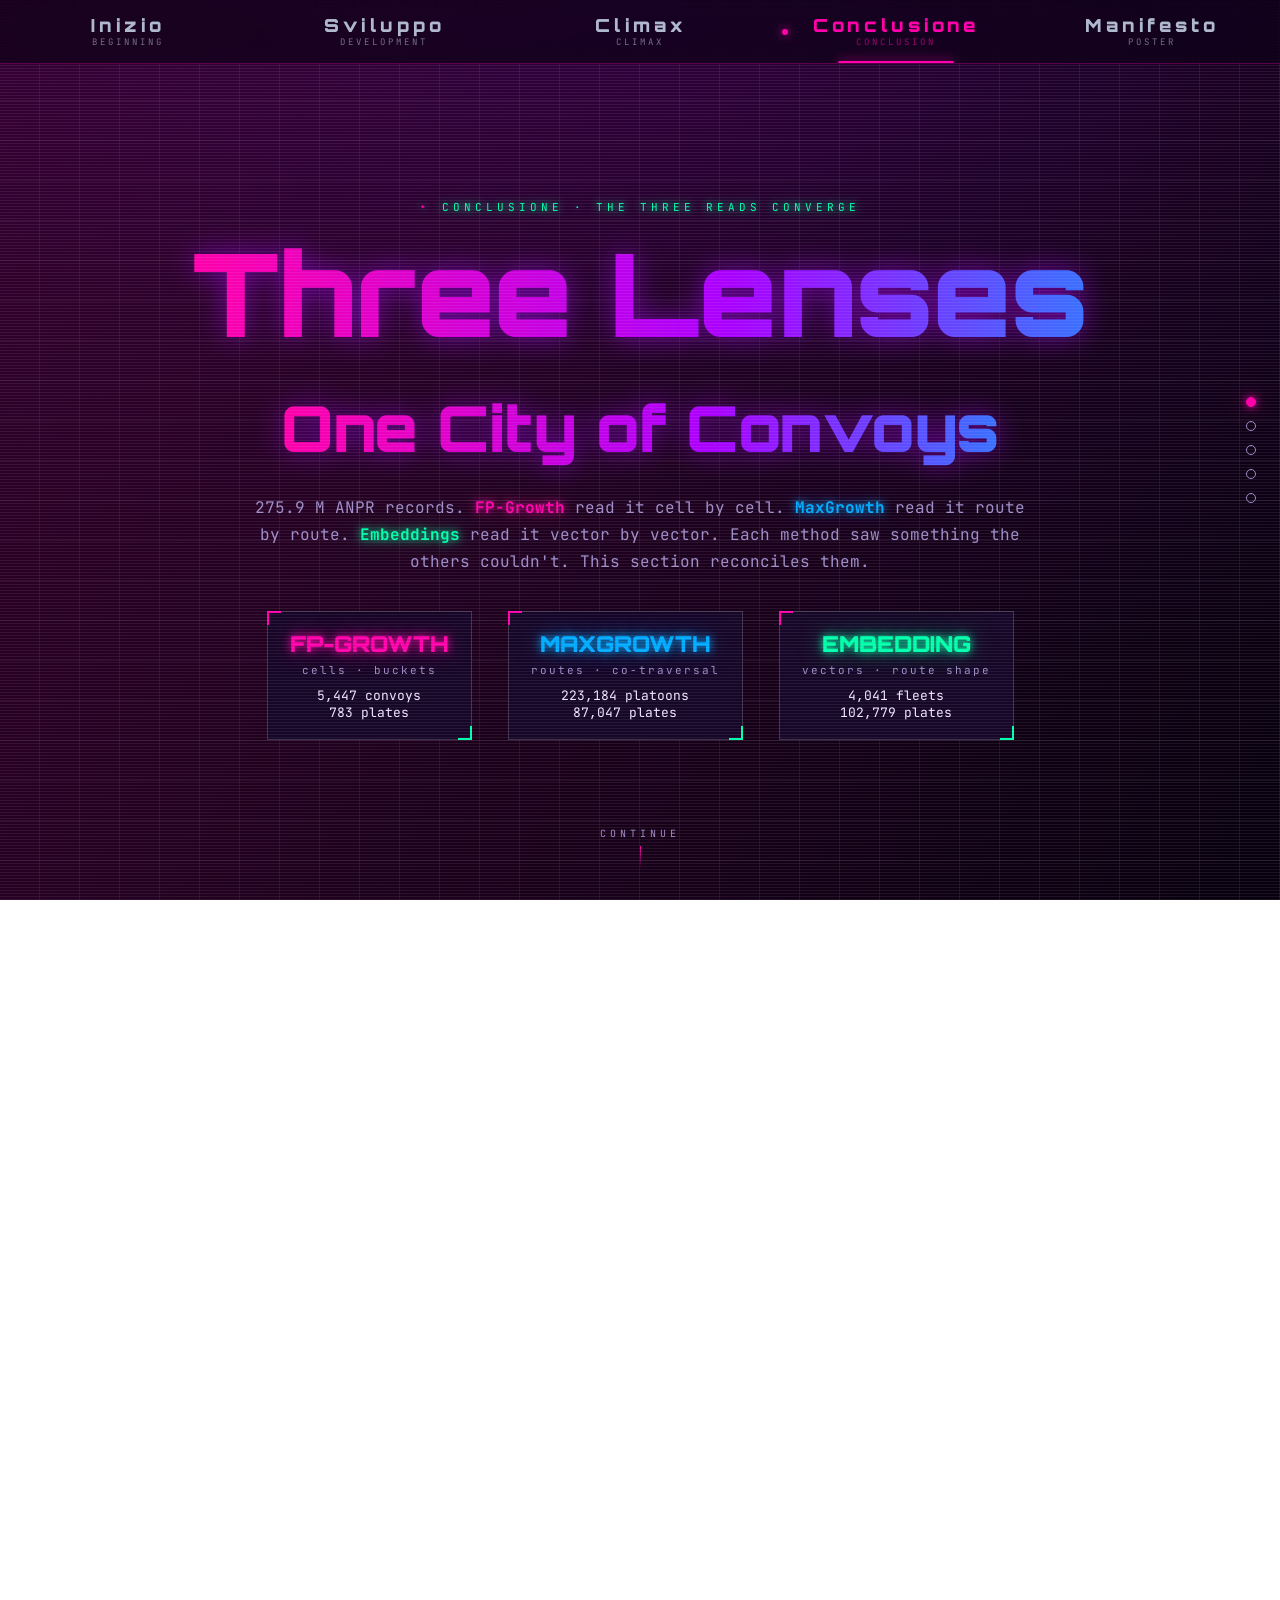
<file: final.html>
<!DOCTYPE html>
<html lang="en">
<head>
  <meta charset="UTF-8" />
  <meta name="viewport" content="width=device-width, initial-scale=1.0" />
  <title>Shadow Convoy · Conclusione</title>
  <link rel="stylesheet" href="css/nav.css" />
  <link rel="stylesheet" href="css/final.css" />
  <link rel="preconnect" href="https://fonts.googleapis.com" crossorigin />
</head>
<body data-theme="neon" data-prev="climax.html" data-next="manifesto.html">

<div class="scanline-neon"></div>
<div id="scroll-progress"></div>

<nav class="top-nav" aria-label="Project sections">
  <a class="tab"        data-target="dark"   href="index.html">
    <span class="zh">Inizio</span><span class="en">Beginning</span>
  </a>
  <a class="tab"        data-target="bright" href="sviluppo.html">
    <span class="zh">Sviluppo</span><span class="en">Development</span>
  </a>
  <a class="tab"        data-target="bright" href="climax.html">
    <span class="zh">Climax</span><span class="en">Climax</span>
  </a>
  <a class="tab active" data-target="neon"   href="final.html">
    <span class="zh">Conclusione</span><span class="en">Conclusion</span>
  </a>
  <a class="tab"        data-target="neon"   href="manifesto.html">
    <span class="zh">Manifesto</span><span class="en">Poster</span>
  </a>
</nav>

<nav class="nav-dots" aria-label="Slide navigation">
  <button class="nav-dot active" data-section="hero"       data-label="HERO"></button>
  <button class="nav-dot"        data-section="methods"    data-label="THREE METHODS"></button>
  <button class="nav-dot"        data-section="cross"      data-label="CROSS ANALYSIS"></button>
  <button class="nav-dot"        data-section="downstream" data-label="DOWNSTREAM"></button>
  <button class="nav-dot"        data-section="close"      data-label="CONCLUSION"></button>
</nav>

<div id="page-wrapper">

  <!-- ═════ 0 — HERO ═════ -->
  <section class="section" id="hero">
    <div class="section-inner" style="display:flex;flex-direction:column;align-items:center;text-align:center;">
      <p class="kicker" style="text-align:center;">Conclusione · the three reads converge</p>
      <h1 class="section-title" style="font-size:clamp(56px, 9vw, 130px);line-height:1.0;margin:8px 0 28px;">
        <span class="title-sweep">Three Lenses</span><br>
        <span class="title-sweep" style="font-size:0.55em;">One City of Convoys</span>
      </h1>
      <p class="lede" style="font-size:16px;text-align:center;max-width:780px;margin:0 auto 36px;">
        275.9 M ANPR records. <strong class="magenta">FP-Growth</strong> read it cell by cell. <strong class="cyan">MaxGrowth</strong> read it route by route. <strong class="mint">Embeddings</strong> read it vector by vector. Each method saw something the others couldn't. This section reconciles them.
      </p>

      <div style="display:flex;gap:36px;flex-wrap:wrap;justify-content:center;max-width:880px;">
        <div class="panel" style="min-width:200px;padding:18px 22px;">
          <div style="font-family:var(--font-head);font-weight:900;font-size:22px;" class="magenta">FP-GROWTH</div>
          <div style="font-family:var(--font-mono);font-size:11px;letter-spacing:2px;color:var(--ink-dim);margin-top:6px;">cells &middot; buckets</div>
          <div style="font-family:var(--font-mono);font-size:13px;color:var(--ink);margin-top:10px;">5,447 convoys<br>783 plates</div>
        </div>
        <div class="panel" style="min-width:200px;padding:18px 22px;">
          <div style="font-family:var(--font-head);font-weight:900;font-size:22px;" class="cyan">MAXGROWTH</div>
          <div style="font-family:var(--font-mono);font-size:11px;letter-spacing:2px;color:var(--ink-dim);margin-top:6px;">routes &middot; co-traversal</div>
          <div style="font-family:var(--font-mono);font-size:13px;color:var(--ink);margin-top:10px;">223,184 platoons<br>87,047 plates</div>
        </div>
        <div class="panel" style="min-width:200px;padding:18px 22px;">
          <div style="font-family:var(--font-head);font-weight:900;font-size:22px;" class="mint">EMBEDDING</div>
          <div style="font-family:var(--font-mono);font-size:11px;letter-spacing:2px;color:var(--ink-dim);margin-top:6px;">vectors &middot; route shape</div>
          <div style="font-family:var(--font-mono);font-size:13px;color:var(--ink);margin-top:10px;">4,041 fleets<br>102,779 plates</div>
        </div>
      </div>

      <div class="scroll-hint" style="margin-top:36px;"><span>continue</span><div class="scroll-arrow"></div></div>
    </div>
  </section>

  <!-- ═════ 1 — THREE METHODS COMPARED ═════ -->
  <section class="section" id="methods">
    <div class="section-inner">
      <p class="kicker">01 / Three methods on one dataset</p>
      <h2 class="section-title" style="font-size:clamp(36px, 5vw, 60px);">
        Same data, <span class="title-sweep">three primitives</span>
      </h2>

      <table class="failure-table" style="margin-top:16px;">
        <thead>
          <tr><th>dimension</th><th class="magenta">FP-Growth</th><th class="cyan">MaxGrowth</th><th class="mint">Embedding</th></tr>
        </thead>
        <tbody>
          <tr>
            <td><strong>primitive</strong></td>
            <td>(camera × 5-min) cell</td>
            <td>ordered camera route</td>
            <td>256-d trajectory vector</td>
          </tr>
          <tr>
            <td><strong>signal</strong></td>
            <td>shared bucket count</td>
            <td>directed co-traversal of ≥3 cameras</td>
            <td>cosine similarity + co-occur confirm</td>
          </tr>
          <tr>
            <td><strong>output</strong></td>
            <td>5,447 convoys</td>
            <td>223,184 maximal platoons</td>
            <td>4,041 confirmed fleets</td>
          </tr>
          <tr>
            <td><strong>plates surfaced</strong></td>
            <td>783</td>
            <td>87,047</td>
            <td class="fix">102,779</td>
          </tr>
          <tr>
            <td><strong>strength</strong></td>
            <td class="fix">small permanent convoys</td>
            <td class="fix">directional persistent groups</td>
            <td class="fix">large corporate / taxi fleets</td>
          </tr>
          <tr>
            <td><strong>weakness</strong></td>
            <td>C(N,k) combinatorial blowup on large fleets</td>
            <td>route-statistical groups fragment</td>
            <td>small specific convoys go noise</td>
          </tr>
          <tr>
            <td><strong>engine</strong></td>
            <td>Spark MLlib FP-Growth</td>
            <td>Spark + driver-side MaxGrowth recursion</td>
            <td>Spark ETL → multi-GPU PyTorch → cuML HDBSCAN</td>
          </tr>
        </tbody>
      </table>

      <div class="forward-grid" style="margin-top:20px;">
        <div class="forward">
          <h3 class="magenta">Cells: precise, narrow</h3>
          <p>FP-Growth's bucketed-set abstraction has the highest <em>precision</em> on small convoys. Its tradeoff is recall on anything larger than a handful of plates — the support-set explosion drowns the real signal in combinatorial noise.</p>
        </div>
        <div class="forward">
          <h3 class="cyan">Routes: directional, defensible</h3>
          <p>MaxGrowth turns "shared a moment" into "co-traversed a path", which is much harder to fake by coincidence. Each pattern carries a directed proof. The ε + d parameters absorb OCR/occlusion gaps the cell view can't.</p>
        </div>
        <div class="forward">
          <h3 class="mint">Vectors: shape, breadth</h3>
          <p>The embedding moves from <em>where you were when</em> to <em>what your month-long route shape was</em>. That captures large operations whose vehicles never simultaneously co-locate but share a routing personality — invisible to the other two.</p>
        </div>
      </div>
    </div>
  </section>

  <!-- ═════ 2 — CROSS ANALYSIS ═════ -->
  <section class="section" id="cross">
    <div class="section-inner">
      <p class="kicker">02 / Cross-validation across methods</p>
      <h2 class="section-title" style="font-size:clamp(36px, 5vw, 60px);">
        What each <span class="title-sweep">missed</span>, what each <span class="title-sweep">found alone</span>
      </h2>

      <p class="lede" style="font-size:14px;">FP-Growth identified a handful of high-confidence small convoys we hold as <em>ground truth</em>. Checking the other two methods against them surfaces the methodological asymmetry.</p>

      <table class="failure-table" style="margin-top:14px;">
        <thead>
          <tr><th>ground-truth finding</th><th class="cyan">MaxGrowth</th><th class="mint">Embedding</th></tr>
        </thead>
        <tbody>
          <tr>
            <td><strong>top FP-Growth pair</strong> <code>(477634, 491688)</code> — 628× in 31 days</td>
            <td class="fix">surfaces as 1-of-N platoons across multiple routes</td>
            <td class="fix">both in cluster 11727 (208 plates) — pulled together but diluted</td>
          </tr>
          <tr>
            <td><strong>4-plate always-together set</strong></td>
            <td class="fix">visible as a tight ⟨4, k⟩ maximal pattern</td>
            <td>all noise (−1) — six near-clones in a sparse density pocket</td>
          </tr>
          <tr>
            <td><strong>6-car permanent convoy</strong> (~1,548 days)</td>
            <td class="fix">visible as a single ⟨6, k⟩ pattern across the convoy's spine route</td>
            <td>all noise (−1) — same density failure as above</td>
          </tr>
          <tr>
            <td><strong>cluster 11981</strong> — 759-plate operation, 55.8 pairs/plate</td>
            <td>~30,000+ fragmented platoons (C(759,k) blowup)</td>
            <td class="fix">one clean 759-plate confirmed fleet</td>
          </tr>
          <tr>
            <td><strong>195 large fleets</strong> (size 50–759, confirmed dense)</td>
            <td>combinatorial fragmentation across each</td>
            <td class="fix">195 clean entries</td>
          </tr>
        </tbody>
      </table>

      <div class="forward-grid" style="margin-top:20px;grid-template-columns:1fr 1fr;">
        <div class="forward">
          <h3 class="cyan">The complementarity, formally</h3>
          <p>FP-Growth and MaxGrowth share a primitive (physical co-occurrence in space-time) and differ on shape (set vs. sequence). The embedding's primitive is entirely different (route similarity), and its co-occurrence confirmation step is what keeps it grounded.</p>
          <p>The Venn diagram is real, not rhetorical: each method's recall has a non-empty difference set, and the unions cover ground no single method covers alone.</p>
        </div>
        <div class="forward">
          <h3 class="mint">What "confirmed across methods" means</h3>
          <p>A convoy that appears in <strong class="magenta">FP-Growth output</strong>, <strong class="cyan">MaxGrowth output</strong>, AND a <strong class="mint">confirmed embedding cluster</strong> is a triply-corroborated finding — three independent algorithmic witnesses to the same physical truth. These are the entries that survive the strongest possible filter.</p>
          <p>Conversely, single-method outputs are <em>candidates</em>, not conclusions.</p>
        </div>
      </div>
    </div>
  </section>

  <!-- ═════ 3 — DOWNSTREAM ANALYSIS ═════ -->
  <section class="section" id="downstream">
    <div class="section-inner">
      <p class="kicker">03 / Downstream · consensus fleet registry</p>
      <h2 class="section-title" style="font-size:clamp(36px, 5vw, 60px);">
        The <span class="title-sweep">registry</span>, three-tiered
      </h2>

      <p class="lede" style="font-size:14.5px;">The natural downstream artifact is not "the union of all three outputs" — that's just noise plus noise plus noise. It's a <strong>tiered registry</strong> where confidence is gradient: triple-witnessed at the top, single-method candidates below.</p>

      <div class="pipeline-neon" style="margin-top:18px;">
        <div class="pipe-step">
          <span class="ix">tier 1 · gold</span>
          <span class="label" style="color:var(--c-mint);">triple-witnessed fleets</span>
          <span class="note">in FP-Growth ∩ MaxGrowth ∩ Embedding-confirmed. Highest precision; the operational core.</span>
        </div>
        <div class="pipe-step">
          <span class="ix">tier 2 · silver</span>
          <span class="label" style="color:var(--c-cyan);">double-witnessed fleets</span>
          <span class="note">two-of-three agreement. Includes large embedding fleets (MaxGrowth-fragmented but real) and small FP-Growth convoys (embedding-missed but real).</span>
        </div>
        <div class="pipe-step">
          <span class="ix">tier 3 · candidate</span>
          <span class="label" style="color:var(--c-amber);">single-method candidates</span>
          <span class="note">surfaced by one method only. Investigative leads, not conclusions. Best for manual triage and parameter-sensitivity studies.</span>
        </div>
      </div>

      <div class="forward-grid" style="margin-top:22px;grid-template-columns:1fr 1fr;">
        <div class="forward">
          <h3 class="magenta">Applications the registry unlocks</h3>
          <p><strong>Fleet identification.</strong> The 759-plate cluster 11981 is a real delivery / courier / ride-share operation. Pair the plate list with vehicle-class metadata to identify the operator.</p>
          <p><strong>Anomaly detection.</strong> A vehicle that consistently <em>joins</em> a known fleet's trajectory pattern but isn't a registered member — surfaceable by re-encoding new sightings and matching to confirmed fleet centroids.</p>
          <p><strong>Saturation mapping.</strong> Cross-reference confirmed-fleet trajectories with camera coverage; corridors where multiple gold-tier fleets share a route are critical infrastructure.</p>
        </div>
        <div class="forward">
          <h3 class="cyan">What we deliberately don't do</h3>
          <p><strong>No individual identification.</strong> The pipeline operates on plate IDs as opaque tokens. No name, no registration lookup, no vehicle-owner inference. The registry is about <em>group dynamics</em>, not individual surveillance.</p>
          <p><strong>No predictive scoring.</strong> "X plate is likely a member of Y fleet" claims need legal review we haven't done. The registry catalogues observed patterns; it doesn't extrapolate to future behaviour.</p>
          <p><strong>No real-time deployment.</strong> Batch analysis over a closed 31-day window only. Streaming variants (Flink 2025) are documented possible work, not delivered work.</p>
        </div>
      </div>

      <div class="panel" style="margin-top:18px;padding:14px 22px;border-left:3px solid var(--c-amber);">
        <div style="font-family:var(--font-head);font-weight:900;font-size:11px;letter-spacing:2px;color:var(--c-amber);">CALIBRATION NOTE</div>
        <div style="font-size:13px;color:var(--ink);margin-top:6px;line-height:1.6;">Tier thresholds (3-window co-occurrence, ε=300s, max-cluster-size=50, etc.) are chosen by sensitivity sweeps documented in <code>doc/MaxGrowth.md</code> and <code>doc/Embeddings.md</code>. Different downstream uses warrant different thresholds; the pipelines are parameterised, not opinionated.</div>
      </div>
    </div>
  </section>

  <!-- ═════ 4 — CONCLUSION ═════ -->
  <section class="section" id="close">
    <div class="section-inner">
      <p class="kicker">04 / What the data taught us</p>
      <h2 class="section-title" style="font-size:clamp(36px, 5vw, 60px);">
        <span class="title-sweep">No single lens</span> sees this city
      </h2>

      <p class="lede" style="font-size:15px;max-width:920px;">The most important thing we built isn't any one method's output. It's the methodological discipline of <strong>cross-witnessing</strong>: every claim about who travels with whom is only as strong as the number of <em>independently-derived</em> evidence streams that support it.</p>

      <div class="forward-grid" style="margin-top:20px;grid-template-columns:1fr 1fr 1fr;gap:18px;">
        <div class="forward">
          <h3 class="magenta">On methods</h3>
          <p>Three algorithms with three different primitives, each with a different failure mode, on the same dataset, produce three views with measurable overlap and measurable gaps. The gaps are not bugs — they're <em>what each method is intrinsically blind to</em>.</p>
        </div>
        <div class="forward">
          <h3 class="cyan">On data</h3>
          <p>275.9 M records yield 783 (FP-Growth) to 102,779 (embedding) "interesting" plates depending on the lens. The interesting plates are not a fixed property of the data — they're a property of <em>the question you ask</em>.</p>
        </div>
        <div class="forward">
          <h3 class="mint">On honesty</h3>
          <p>Every method here has documented failure modes (NaN trains, NCCL crashes, OOMs, OCR ghosts, false-positive routes). The pipeline doesn't pretend they didn't happen — <code>.changelog</code> records each, and the doc/ tree calibrates the parameters that mitigate them.</p>
        </div>
      </div>

      <div class="failure-table" style="margin-top:22px;">
        <table style="width:100%;">
          <thead>
            <tr><th>question</th><th>best primitive</th><th>output</th></tr>
          </thead>
          <tbody>
            <tr><td>Who's in a specific small convoy?</td><td class="magenta">FP-Growth cells</td><td class="fix">small set with direct evidence</td></tr>
            <tr><td>Who co-traverses a specific corridor?</td><td class="cyan">MaxGrowth routes</td><td class="fix">directed ⟨O,P⟩ pattern</td></tr>
            <tr><td>Whose month-long route-shape rhymes with whose?</td><td class="mint">Embedding vectors</td><td class="fix">confirmed large fleet</td></tr>
            <tr><td>Which findings are simultaneously true across primitives?</td><td>all three (tiered registry)</td><td class="fix">gold-tier triple-witnessed fleets</td></tr>
          </tbody>
        </table>
      </div>

      <p class="lede" style="margin-top:24px;font-size:15px;text-align:center;max-width:900px;margin-left:auto;margin-right:auto;">
        <span class="title-sweep" style="font-size:1.2em;">The shadow convoy was never one shadow.</span><br>
        It was the union of three shadows cast by three different lights — and the city only shows what's at the intersection.
      </p>

      <div style="margin-top:36px;text-align:center;">
        <span style="display:inline-block;padding:14px 26px;border:1px solid color-mix(in srgb, var(--c-mint) 50%, transparent);font-family:var(--font-mono);font-size:12px;letter-spacing:3px;color:var(--c-mint);text-transform:uppercase;text-shadow:var(--glow-spark);">
          <span style="display:inline-block;width:10px;height:10px;border-radius:50%;background:var(--c-mint);box-shadow:var(--glow-spark);margin-right:10px;vertical-align:middle;animation:fin-pulse 1.8s ease-in-out infinite;"></span>
          FINE &middot; THE END &middot; 完
        </span>
      </div>
    </div>
  </section>

</div>

<style>
  @keyframes fin-pulse {
    0%, 100% { opacity: 1; transform: scale(1); }
    50%      { opacity: 0.4; transform: scale(0.7); }
  }
</style>

<script src="js/in-process.js"></script>
</body>
</html>
</file>
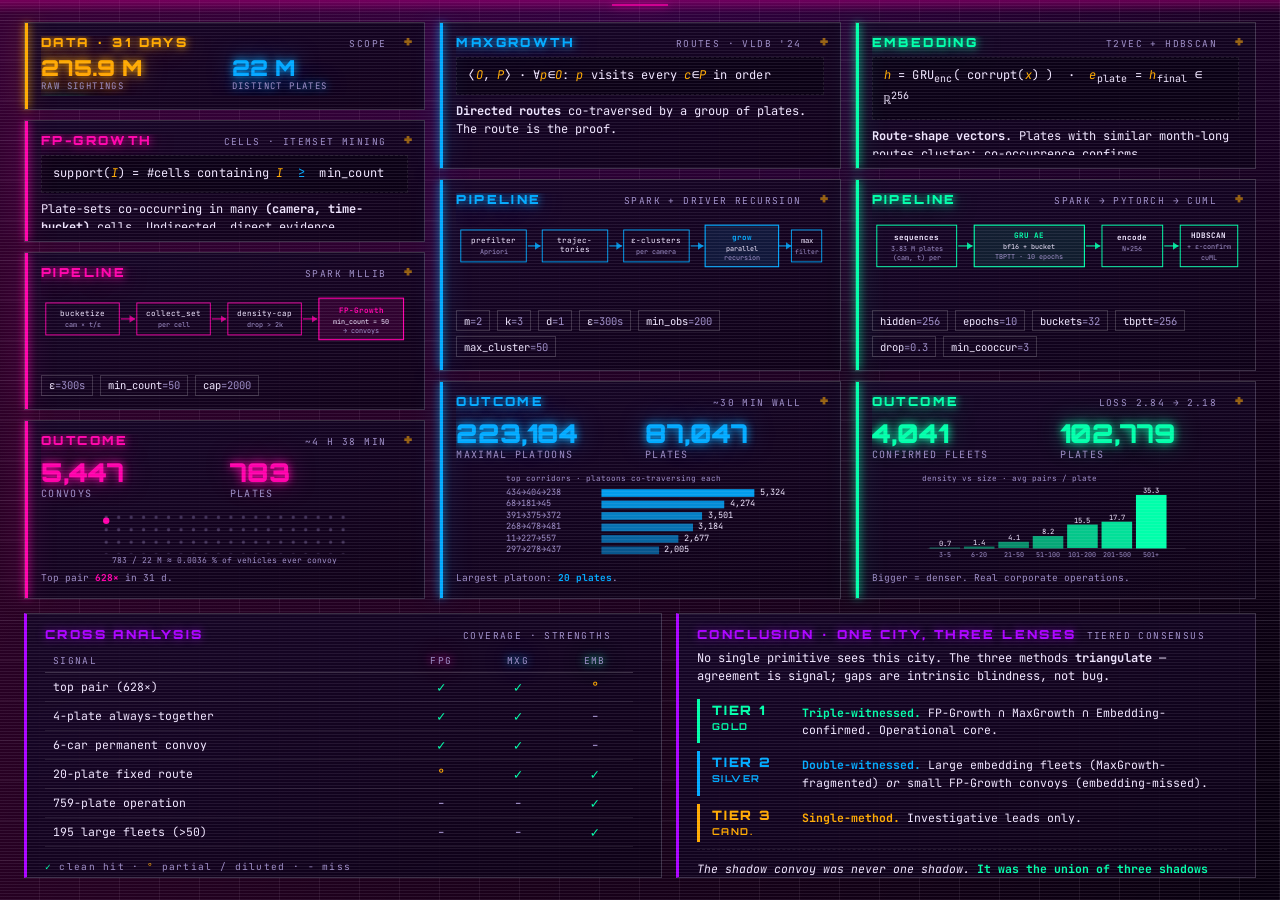
<file: manifesto.html>
<!DOCTYPE html>
<html lang="en">
<head>
  <meta charset="UTF-8" />
  <meta name="viewport" content="width=device-width, initial-scale=1.0" />
  <title>Shadow Convoy · Manifesto</title>
  <link rel="stylesheet" href="css/nav.css" />
  <link rel="stylesheet" href="css/final.css" />
  <link rel="preconnect" href="https://fonts.googleapis.com" crossorigin />
  <style>
    /* ───── poster overrides — single viewport, no scroll ───── */
    html, body { overflow: hidden; }
    body[data-theme="neon"] { padding-top: 0; cursor: default; }

    /* Auto-hide nav — overlays not pushes. 14-px sentinel reveals on hover. */
    .top-nav {
      transform: translateY(-100%);
      transition: transform 320ms cubic-bezier(.4, 0, .2, 1);
      z-index: 100;
    }
    .nav-sentinel {
      position: fixed; top: 0; left: 0; right: 0; height: 14px; z-index: 99;
      background: linear-gradient(to bottom,
        color-mix(in srgb, var(--c-magenta) 32%, transparent), transparent);
      pointer-events: auto;
    }
    .nav-sentinel:hover ~ .top-nav, .top-nav:hover { transform: translateY(0); }
    .nav-sentinel::after {
      content: ""; position: absolute; left: 50%; top: 4px;
      width: 56px; height: 2px; transform: translateX(-50%);
      background: var(--c-magenta); opacity: 0.7; box-shadow: var(--glow-accent);
      animation: hint 2.4s ease-in-out infinite;
    }
    @keyframes hint {
      0%, 100% { opacity: 0.25; width: 36px; }
      50%      { opacity: 0.85; width: 84px; }
    }

    .poster {
      position: fixed; inset: 0; padding: 22px 24px 22px;
      display: grid;
      grid-template-rows: 1fr 0.46fr;
      gap: 14px;
      z-index: 1;
    }
    .upper { display: grid; grid-template-columns: 1fr 1fr 1fr; gap: 14px; min-height: 0; }
    .col   { display: grid; gap: 10px; min-height: 0; }
    .col-fpg { grid-template-rows: 1.45fr 2.0fr 2.6fr 2.95fr; }
    .col-mxg { grid-template-rows: 2.0fr 2.6fr 2.95fr; }
    .col-emb { grid-template-rows: 2.0fr 2.6fr 2.95fr; }

    /* ─── Tile + hover-popover-overlay system ─── */
    .tile {
      position: relative;
      background: linear-gradient(160deg,
        color-mix(in srgb, var(--bg-panel) 94%, transparent),
        color-mix(in srgb, var(--bg) 88%, transparent));
      border: 1px solid var(--rule-strong);
      padding: 13px 16px 13px;
      overflow: visible;                   /* allow popover to escape */
      min-height: 0;
      display: flex;
      flex-direction: column;
      gap: 7px;
      transition: box-shadow 240ms ease,
                  border-color 240ms ease,
                  z-index 0s linear 260ms;
      outline: none;
    }
    .tile-clip {
      overflow: hidden;                    /* core content clips inside tile */
      display: flex;
      flex-direction: column;
      gap: 7px;
      min-height: 0;
      flex: 1;
    }
    .tile.has-more { cursor: pointer; }
    .tile.has-more::after {
      content: "+";
      position: absolute;
      top: 8px; right: 12px;
      font-family: var(--font-head);
      font-size: 18px;
      font-weight: 900;
      line-height: 1;
      color: var(--c-amber);
      opacity: 0.55;
      transition: transform 240ms ease, opacity 240ms ease;
      pointer-events: none;
    }
    .tile.has-more:hover::after,
    .tile.has-more:focus-within::after {
      transform: rotate(45deg);
      opacity: 1;
    }
    .tile:hover, .tile:focus-within {
      z-index: 60;
      transition: box-shadow 240ms ease, border-color 240ms ease, z-index 0s linear 0s;
      box-shadow: 0 14px 38px rgba(0,0,0,0.55), 0 0 0 1px var(--rule-strong) inset;
      border-color: color-mix(in srgb, var(--c-amber) 50%, var(--rule-strong));
    }
    .tile::before {
      content: ""; position: absolute; left: 0; top: 0; bottom: 0; width: 3px; z-index: 2;
    }
    .tile.fpg::before { background: var(--c-magenta); box-shadow: var(--glow-accent); }
    .tile.mxg::before { background: var(--c-cyan);    box-shadow: var(--glow-jade); }
    .tile.emb::before { background: var(--c-mint);    box-shadow: var(--glow-spark); }
    .tile.dat::before { background: var(--c-amber);   box-shadow: var(--glow-amber); }
    .tile.con::before { background: var(--c-violet);  box-shadow: 0 0 8px var(--c-violet); }

    /* Popover: drops down under the tile as overlay. */
    .more {
      position: absolute;
      left: -1px; right: -1px;
      top: calc(100% + 4px);
      background: linear-gradient(160deg,
        color-mix(in srgb, var(--bg-panel) 98%, transparent),
        color-mix(in srgb, var(--bg-deep) 94%, transparent));
      border: 1px solid var(--rule-strong);
      border-top: 2px solid var(--c-amber);
      box-shadow: 0 18px 44px rgba(0,0,0,0.66);
      padding: 0 16px;
      max-height: 0;
      opacity: 0;
      overflow: hidden;
      transition: max-height 320ms cubic-bezier(.4,0,.2,1),
                  opacity 220ms ease,
                  padding 280ms ease;
      pointer-events: none;
      z-index: 65;
    }
    .tile:hover .more, .tile:focus-within .more {
      max-height: 320px;
      opacity: 1;
      padding: 12px 16px 14px;
      pointer-events: auto;
    }
    .more-hdr {
      font-family: var(--font-head);
      font-weight: 900;
      font-size: 9.5px;
      letter-spacing: 2.2px;
      color: var(--c-amber);
      text-transform: uppercase;
      margin-bottom: 7px;
    }
    .more .desc, .more .note { font-size: 11.5px; line-height: 1.55; color: var(--ink); }
    .more .note { color: var(--ink-dim); font-style: italic; margin-top: 5px; }
    .more ul { list-style: none; padding: 0; margin: 4px 0 0 0; display: grid; gap: 4px; }
    .more ul li {
      font-size: 11.5px; line-height: 1.45;
      padding-left: 14px; position: relative;
      color: var(--ink);
    }
    .more ul li::before {
      content: "›";
      position: absolute; left: 0; top: 0;
      color: var(--c-amber);
      font-weight: 900;
    }
    .more strong { color: var(--ink); }

    /* ─── Tile header ─── */
    .tile-hdr {
      display: flex; align-items: baseline; justify-content: space-between; gap: 10px;
      flex-shrink: 0;
    }
    .tile-title {
      font-family: var(--font-head); font-weight: 900; font-size: 12.5px;
      letter-spacing: 2.4px; text-transform: uppercase; line-height: 1;
    }
    .tile-sub {
      font-family: var(--font-mono); font-size: 9.5px; color: var(--ink-dim);
      letter-spacing: 1.4px; text-transform: uppercase;
      margin-right: 22px;            /* leave space for the +/× icon */
    }

    /* ─── Math / formula ─── */
    .formula {
      font-family: var(--font-mono); font-size: 12px; color: var(--ink);
      background: color-mix(in srgb, var(--bg-deep) 60%, transparent);
      border: 1px dashed var(--rule);
      padding: 8px 11px; line-height: 1.65; letter-spacing: 0.2px;
      flex-shrink: 0;
    }
    .formula .var  { color: var(--c-amber); font-style: italic; }
    .formula .op   { color: var(--c-cyan); }

    .desc      { font-size: 12px; line-height: 1.55; color: var(--ink); }
    .desc.dim  { color: var(--ink-dim); font-size: 11px; }

    /* ─── Pipeline / params ─── */
    .pipe { width: 100%; height: auto; max-height: 120px; flex-shrink: 0; }
    .params {
      display: flex; flex-wrap: wrap; gap: 5px 7px;
      font-family: var(--font-mono); font-size: 10.5px;
      margin-top: auto; flex-shrink: 0;
    }
    .params .p { padding: 2.5px 7px; border: 1px solid var(--rule-strong); color: var(--ink-dim); }
    .params .p .k { color: var(--ink); }

    /* ─── Outcome stats + chart ─── */
    .stat-row { display: grid; grid-template-columns: 1fr 1fr; gap: 10px; flex-shrink: 0; }
    .bigstat { display: flex; flex-direction: column; gap: 2px; padding: 4px 0; }
    .bigstat .v {
      font-family: var(--font-head); font-weight: 900; font-size: 26px; line-height: 1.0;
    }
    .bigstat .k {
      font-family: var(--font-mono); font-size: 10px; color: var(--ink-dim);
      letter-spacing: 1.3px; text-transform: uppercase;
    }
    .chart { width: 100%; flex: 1; min-height: 0; }
    .chart-cap {
      font-family: var(--font-mono); font-size: 9.5px; color: var(--ink-dim);
      line-height: 1.45; flex-shrink: 0;
    }

    /* ─── Data overview ─── */
    .data-stats { display: grid; grid-template-columns: 1fr 1fr; gap: 8px 14px; align-items: center; }
    .data-stats .v { font-family: var(--font-head); font-weight: 900; font-size: 22px; line-height: 1.0; }
    .data-stats .v small {
      display: block; font-family: var(--font-mono); font-size: 9px; color: var(--ink-dim);
      letter-spacing: 1.4px; text-transform: uppercase; font-weight: 400; margin-top: 3px;
    }

    /* ─── Lower section ─── */
    .lower { display: grid; grid-template-columns: 1.1fr 1fr; gap: 14px; min-height: 0; }
    .lower .tile {
      padding: 14px 18px 14px;
      /* Lower tiles have no popover overlay, so it is safe to clip + scroll. */
      overflow-y: auto;
      overflow-x: hidden;
      min-height: 0;
      scrollbar-width: thin;
      scrollbar-color: color-mix(in srgb, var(--c-amber) 60%, transparent) transparent;
      scrollbar-gutter: stable;
      /* Border replaces the absolutely-positioned ::before bar so the
         coloured left edge stays pinned while inner content scrolls. */
      border-left-width: 3px;
      border-left-style: solid;
    }
    .lower .tile.con { border-left-color: var(--c-violet); }
    /* Suppress the upper-tile ::before stripe in the lower section. */
    .lower .tile::before { display: none; }
    /* WebKit/Blink scrollbar styling — matches the neon palette. */
    .lower .tile::-webkit-scrollbar { width: 6px; }
    .lower .tile::-webkit-scrollbar-track { background: transparent; }
    .lower .tile::-webkit-scrollbar-thumb {
      background: color-mix(in srgb, var(--c-amber) 55%, transparent);
      border-radius: 3px;
    }
    .lower .tile::-webkit-scrollbar-thumb:hover {
      background: color-mix(in srgb, var(--c-amber) 85%, transparent);
    }

    .matrix { width: 100%; border-collapse: collapse; font-size: 11.5px; }
    .matrix th, .matrix td { padding: 5px 8px; border-bottom: 1px solid var(--rule); vertical-align: middle; }
    .matrix th {
      font-family: var(--font-mono); font-size: 9.5px; color: var(--ink-dim);
      letter-spacing: 1.3px; text-transform: uppercase; font-weight: 400;
      border-bottom: 1px solid var(--rule-strong); text-align: left;
    }
    .matrix th.c, .matrix td.c { text-align: center; }
    .matrix td.lbl { color: var(--ink); }
    .matrix td .yes { color: var(--c-mint); font-weight: 800; font-size: 14px; }
    .matrix td .par { color: var(--c-amber); font-weight: 800; font-size: 14px; }
    .matrix td .no  { color: var(--ink-dim); font-size: 14px; }

    .tier-list { display: grid; gap: 8px; margin-top: 6px; }
    .tier {
      display: grid; grid-template-columns: 78px 1fr; gap: 12px; align-items: start;
      border-left: 3px solid; padding: 5px 0 5px 12px;
    }
    .tier .lvl { font-family: var(--font-head); font-weight: 900; font-size: 13px; letter-spacing: 1.8px; line-height: 1.05; }
    .tier .lvl small { display: block; font-size: 9.5px; font-weight: 700; letter-spacing: 1.4px; margin-top: 4px; }
    .tier .txt { font-size: 11.5px; line-height: 1.5; color: var(--ink); }
    .tier.gold   { border-color: var(--c-mint); } .tier.gold   .lvl { color: var(--c-mint); }
    .tier.silver { border-color: var(--c-cyan); } .tier.silver .lvl { color: var(--c-cyan); }
    .tier.cand   { border-color: var(--c-amber); } .tier.cand   .lvl { color: var(--c-amber); }

    .closing {
      margin-top: auto; padding-top: 10px; border-top: 1px dashed var(--rule);
      font-family: var(--font-mono); font-size: 11.5px; line-height: 1.55;
      color: var(--ink); font-style: italic;
    }
    .closing strong { color: var(--c-mint); font-style: normal; }

    .nav-dots { display: none; }

    /* Hint glow on the +/× icon, so users notice it on first load */
    @keyframes plusPulse {
      0%, 100% { opacity: 0.45; }
      50%      { opacity: 0.95; }
    }
    .tile.has-more::after { animation: plusPulse 3.4s ease-in-out infinite; }

    /* Make focused tiles accessible via keyboard */
    .tile.has-more:focus-visible {
      outline: 2px solid var(--c-amber);
      outline-offset: 2px;
    }
  </style>
</head>
<body data-theme="neon" data-prev="final.html" data-next="index.html">

<div class="scanline-neon"></div>

<!-- Sentinel: hover here to reveal nav -->
<div class="nav-sentinel" aria-hidden="true"></div>

<nav class="top-nav" aria-label="Project sections">
  <a class="tab"        data-target="dark"   href="index.html">
    <span class="zh">Inizio</span><span class="en">Beginning</span>
  </a>
  <a class="tab"        data-target="bright" href="sviluppo.html">
    <span class="zh">Sviluppo</span><span class="en">Development</span>
  </a>
  <a class="tab"        data-target="bright" href="climax.html">
    <span class="zh">Climax</span><span class="en">Climax</span>
  </a>
  <a class="tab"        data-target="neon"   href="final.html">
    <span class="zh">Conclusione</span><span class="en">Conclusion</span>
  </a>
  <a class="tab active" data-target="neon"   href="manifesto.html">
    <span class="zh">Manifesto</span><span class="en">Poster</span>
  </a>
</nav>

<div class="poster">

  <!-- ═══════════════ UPPER — three method columns ═══════════════ -->
  <div class="upper">

    <!-- ════════ Column 1 : FP-Growth (with Data Overview on top) ════════ -->
    <div class="col col-fpg">

      <!-- Data overview -->
      <div class="tile dat has-more" tabindex="0">
        <div class="tile-clip">
          <div class="tile-hdr">
            <span class="tile-title amber">Data &middot; 31 days</span>
            <span class="tile-sub">scope</span>
          </div>
          <div class="data-stats">
            <div class="v amber">275.9 M<small>raw sightings</small></div>
            <div class="v cyan">22 M<small>distinct plates</small></div>
            <div class="v mint">977<small>cameras</small></div>
            <div class="v" style="color:var(--c-violet);">31 d<small>span</small></div>
          </div>
        </div>
        <div class="more" role="region" aria-label="Dataset details">
          <div class="more-hdr">Dataset detail</div>
          <ul>
            <li>275.9 M rows of <code>(plate, location, timestamp)</code> &mdash; one ANPR event per row.</li>
            <li>22 M distinct plates ever seen; only <strong>0.0036 %</strong> end up in any FP-Growth convoy.</li>
            <li>977 active cameras, 24/7 coverage, 31 contiguous days.</li>
            <li>Three independent detectors run on the same CSV; their outputs are the rest of this poster.</li>
          </ul>
        </div>
      </div>

      <!-- FP-Growth Math -->
      <div class="tile fpg has-more" tabindex="0">
        <div class="tile-clip">
          <div class="tile-hdr">
            <span class="tile-title magenta">FP-Growth</span>
            <span class="tile-sub">cells &middot; itemset mining</span>
          </div>
          <div class="formula">
            support(<span class="var">I</span>) = #cells&nbsp;containing&nbsp;<span class="var">I</span> &nbsp;<span class="op">&ge;</span>&nbsp; min_count
          </div>
          <div class="desc">Plate-sets co-occurring in many <strong>(camera, time-bucket)</strong> cells. Undirected, direct evidence.</div>
        </div>
        <div class="more" role="region" aria-label="FP-Growth details">
          <div class="more-hdr">Method detail</div>
          <ul>
            <li><strong>Cell</strong> = one camera &times; one &epsilon;-window. <strong>Itemset</strong> = the plates that landed in it.</li>
            <li>Spark MLlib FP-Growth at <code>min_count=50</code> over dual-offset bucketisation.</li>
            <li>Strength: high-precision small permanent convoys. Weakness: C(N, k) blowup on large fleets.</li>
            <li>Two dual-offset grids (offset 0 and &epsilon;/2) absorb plates whose visits straddle a bucket boundary.</li>
          </ul>
        </div>
      </div>

      <!-- FP-Growth Pipeline -->
      <div class="tile fpg has-more" tabindex="0">
        <div class="tile-clip">
          <div class="tile-hdr">
            <span class="tile-title magenta">Pipeline</span>
            <span class="tile-sub">Spark MLlib</span>
          </div>
          <svg class="pipe" viewBox="0 0 460 96" preserveAspectRatio="xMidYMid meet" role="img" aria-label="FP-Growth pipeline">
            <defs>
              <marker id="arr-m" markerWidth="8" markerHeight="8" refX="6" refY="4" orient="auto">
                <path d="M0,0 L6,4 L0,8 Z" fill="#ff00aa" opacity="0.7"/>
              </marker>
            </defs>
            <g font-family="JetBrains Mono" font-size="9.5">
              <rect x="6"   y="20" width="92" height="40" fill="none" stroke="#ff00aa" stroke-width="1.1"/>
              <text x="52"  y="36" text-anchor="middle" fill="#f0e6ff">bucketize</text>
              <text x="52"  y="50" text-anchor="middle" fill="#9d8dc7" font-size="8.5">cam &times; t/&epsilon;</text>
              <line x1="100" y1="40" x2="118" y2="40" stroke="#ff00aa" stroke-width="1.2" marker-end="url(#arr-m)"/>
              <rect x="120" y="20" width="92" height="40" fill="none" stroke="#ff00aa" stroke-width="1.1"/>
              <text x="166" y="36" text-anchor="middle" fill="#f0e6ff">collect_set</text>
              <text x="166" y="50" text-anchor="middle" fill="#9d8dc7" font-size="8.5">per cell</text>
              <line x1="214" y1="40" x2="232" y2="40" stroke="#ff00aa" stroke-width="1.2" marker-end="url(#arr-m)"/>
              <rect x="234" y="20" width="92" height="40" fill="none" stroke="#ff00aa" stroke-width="1.1"/>
              <text x="280" y="36" text-anchor="middle" fill="#f0e6ff">density-cap</text>
              <text x="280" y="50" text-anchor="middle" fill="#9d8dc7" font-size="8.5">drop &gt; 2k</text>
              <line x1="328" y1="40" x2="346" y2="40" stroke="#ff00aa" stroke-width="1.2" marker-end="url(#arr-m)"/>
              <rect x="348" y="14" width="106" height="52" fill="#ff00aa" fill-opacity="0.12" stroke="#ff00aa" stroke-width="1.4"/>
              <text x="401" y="32" text-anchor="middle" fill="#ff00aa" font-weight="700">FP-Growth</text>
              <text x="401" y="46" text-anchor="middle" fill="#f0e6ff" font-size="8.5">min_count = 50</text>
              <text x="401" y="58" text-anchor="middle" fill="#9d8dc7" font-size="8.5">&rarr; convoys</text>
            </g>
          </svg>
          <div class="params">
            <span class="p"><span class="k">&epsilon;</span>=300s</span>
            <span class="p"><span class="k">min_count</span>=50</span>
            <span class="p"><span class="k">cap</span>=2000</span>
          </div>
        </div>
        <div class="more" role="region" aria-label="FP-Growth pipeline details">
          <div class="more-hdr">Engineering notes</div>
          <ul>
            <li><strong>density_cap=2000</strong>: caps freak buckets (one camera once had 23,595 plates &mdash; stuck reader); largest legitimate bucket is 1,718.</li>
            <li><strong>-Xss=16m</strong> on executor JVM &mdash; FP-tree path serialisation needs &gt; default 1 MB stack.</li>
            <li>No <code>df.persist()</code>: a single scan is faster than caching 13 GiB cluster-wide.</li>
            <li>Output schema: <code>(plates, k, count)</code>.</li>
          </ul>
        </div>
      </div>

      <!-- FP-Growth Outcome -->
      <div class="tile fpg has-more" tabindex="0">
        <div class="tile-clip">
          <div class="tile-hdr">
            <span class="tile-title magenta">Outcome</span>
            <span class="tile-sub">~4 h 38 min</span>
          </div>
          <div class="stat-row">
            <div class="bigstat"><div class="v magenta">5,447</div><div class="k">Convoys</div></div>
            <div class="bigstat"><div class="v magenta">783</div><div class="k">Plates</div></div>
          </div>
          <svg class="chart" viewBox="0 0 280 60" preserveAspectRatio="xMidYMid meet" role="img" aria-label="783 plates out of 22 M as sparse waffle">
            <defs>
              <pattern id="dotgrid" width="14" height="14" patternUnits="userSpaceOnUse">
                <circle cx="7" cy="7" r="1.8" fill="#9d8dc7" opacity="0.35"/>
              </pattern>
            </defs>
            <rect x="0" y="4" width="280" height="44" fill="url(#dotgrid)"/>
            <circle cx="7"  cy="11" r="2.6" fill="#ff00aa">
              <animate attributeName="r" values="2.6;3.6;2.6" dur="2.2s" repeatCount="indefinite"/>
            </circle>
            <text x="140" y="58" text-anchor="middle" font-family="JetBrains Mono" font-size="9" fill="#9d8dc7">
              783 / 22 M &asymp; 0.0036 % of vehicles ever convoy
            </text>
          </svg>
          <div class="chart-cap">Top pair <strong style="color:var(--c-magenta);">628&times;</strong> in 31 d.</div>
        </div>
        <div class="more" role="region" aria-label="FP-Growth top findings">
          <div class="more-hdr">Headline findings</div>
          <ul>
            <li><strong>Top single pair</strong> <code>(477634, 491688)</code> &mdash; co-located 628&times; in 31 days (~20&times;/day). Likely a service-vehicle pair.</li>
            <li><strong>4-plate always-together</strong> set <code>{3271142, 16972992, 16970573, 511670}</code> &mdash; appears in exactly 1,548 convoys each.</li>
            <li><strong>6-car permanent convoy</strong> &mdash; same 4 plus <code>{18150551, 3542309}</code>. The single strongest signal in the dataset.</li>
            <li>0.0036 % convoy rate validates the prefilter: most plates are NOT in any organised group.</li>
          </ul>
        </div>
      </div>

    </div>

    <!-- ════════════════ Column 2 : MaxGrowth ════════════════ -->
    <div class="col col-mxg">

      <!-- MaxGrowth Math -->
      <div class="tile mxg has-more" tabindex="0">
        <div class="tile-clip">
          <div class="tile-hdr">
            <span class="tile-title cyan">MaxGrowth</span>
            <span class="tile-sub">routes &middot; VLDB '24</span>
          </div>
          <div class="formula">
            &langle;<span class="var">O</span>, <span class="var">P</span>&rangle; &middot; &forall;<span class="var">p</span>&isin;<span class="var">O</span>: <span class="var">p</span> visits every <span class="var">c</span>&isin;<span class="var">P</span> in order
          </div>
          <div class="desc"><strong>Directed routes</strong> co-traversed by a group of plates. The route is the proof.</div>
        </div>
        <div class="more" role="region" aria-label="MaxGrowth method details">
          <div class="more-hdr">Method detail</div>
          <ul>
            <li>&epsilon;-co-arrival at each route stop, max <strong>d</strong> intermediate cameras skipped per member, |O|&ge;m and |P|&ge;k.</li>
            <li><strong>Maximal</strong>: emit only the longest /widest pattern &mdash; not dominated by any &langle;O', P'&rangle; with O&sube;O' and P a d-subseq of P'.</li>
            <li>Reference: Bei et al., <em>"Mining Platoon Patterns from Traffic Videos"</em>, VLDB 2024.</li>
            <li>The directed-route requirement makes MaxGrowth far harder to fake than co-occurrence buckets.</li>
          </ul>
        </div>
      </div>

      <!-- MaxGrowth Pipeline -->
      <div class="tile mxg has-more" tabindex="0">
        <div class="tile-clip">
          <div class="tile-hdr">
            <span class="tile-title cyan">Pipeline</span>
            <span class="tile-sub">Spark + driver recursion</span>
          </div>
          <svg class="pipe" viewBox="0 0 460 96" preserveAspectRatio="xMidYMid meet" role="img" aria-label="MaxGrowth pipeline">
            <defs>
              <marker id="arr-c" markerWidth="8" markerHeight="8" refX="6" refY="4" orient="auto">
                <path d="M0,0 L6,4 L0,8 Z" fill="#00aaff" opacity="0.8"/>
              </marker>
            </defs>
            <g font-family="JetBrains Mono" font-size="9.5">
              <rect x="6"   y="20" width="82" height="40" fill="none" stroke="#00aaff" stroke-width="1.1"/>
              <text x="47"  y="36" text-anchor="middle" fill="#f0e6ff">prefilter</text>
              <text x="47"  y="50" text-anchor="middle" fill="#9d8dc7" font-size="8.5">Apriori</text>
              <line x1="90" y1="40" x2="106" y2="40" stroke="#00aaff" stroke-width="1.2" marker-end="url(#arr-c)"/>
              <rect x="108" y="20" width="82" height="40" fill="none" stroke="#00aaff" stroke-width="1.1"/>
              <text x="149" y="36" text-anchor="middle" fill="#f0e6ff">trajec-</text>
              <text x="149" y="48" text-anchor="middle" fill="#f0e6ff">tories</text>
              <line x1="192" y1="40" x2="208" y2="40" stroke="#00aaff" stroke-width="1.2" marker-end="url(#arr-c)"/>
              <rect x="210" y="20" width="82" height="40" fill="none" stroke="#00aaff" stroke-width="1.1"/>
              <text x="251" y="36" text-anchor="middle" fill="#f0e6ff">&epsilon;-clusters</text>
              <text x="251" y="50" text-anchor="middle" fill="#9d8dc7" font-size="8.5">per camera</text>
              <line x1="294" y1="40" x2="310" y2="40" stroke="#00aaff" stroke-width="1.2" marker-end="url(#arr-c)"/>
              <rect x="312" y="14" width="92" height="52" fill="#00aaff" fill-opacity="0.12" stroke="#00aaff" stroke-width="1.4"/>
              <text x="358" y="32" text-anchor="middle" fill="#00aaff" font-weight="700">grow</text>
              <text x="358" y="46" text-anchor="middle" fill="#f0e6ff" font-size="8.5">parallel</text>
              <text x="358" y="58" text-anchor="middle" fill="#9d8dc7" font-size="8.5">recursion</text>
              <line x1="404" y1="40" x2="420" y2="40" stroke="#00aaff" stroke-width="1.2" marker-end="url(#arr-c)"/>
              <rect x="420" y="20" width="38" height="40" fill="none" stroke="#00aaff" stroke-width="1.1"/>
              <text x="439" y="36" text-anchor="middle" fill="#f0e6ff" font-size="9">max</text>
              <text x="439" y="50" text-anchor="middle" fill="#9d8dc7" font-size="8">filter</text>
            </g>
          </svg>
          <div class="params">
            <span class="p"><span class="k">m</span>=2</span>
            <span class="p"><span class="k">k</span>=3</span>
            <span class="p"><span class="k">d</span>=1</span>
            <span class="p"><span class="k">&epsilon;</span>=300s</span>
            <span class="p"><span class="k">min_obs</span>=200</span>
            <span class="p"><span class="k">max_cluster</span>=50</span>
          </div>
        </div>
        <div class="more" role="region" aria-label="MaxGrowth pipeline details">
          <div class="more-hdr">Engineering notes</div>
          <ul>
            <li><strong>Local maximality pruning</strong> inside <code>grow_from_root</code> &mdash; skip emission when any extension preserves full membership. ~10-100&times; less raw output.</li>
            <li><strong>Inverted-index dominance filter</strong> &mdash; candidates restricted to patterns containing every member of B, seeded on B's rarest plate. Turns 19 h naive scan into seconds.</li>
            <li>Broadcast envelope: trajectories + position index + clusters-by-camera, &lt; 1 GiB after prefilter.</li>
            <li>Failure modes hit + fixed: master-node OOM (memory rebalance), cluster-count blowup (max_cluster cap), Java stack overflow in Kryo (`-Xss=16m`).</li>
          </ul>
        </div>
      </div>

      <!-- MaxGrowth Outcome -->
      <div class="tile mxg has-more" tabindex="0">
        <div class="tile-clip">
          <div class="tile-hdr">
            <span class="tile-title cyan">Outcome</span>
            <span class="tile-sub">~30 min wall</span>
          </div>
          <div class="stat-row">
            <div class="bigstat"><div class="v cyan">223,184</div><div class="k">Maximal Platoons</div></div>
            <div class="bigstat"><div class="v cyan">87,047</div><div class="k">Plates</div></div>
          </div>
          <svg class="chart" viewBox="0 0 280 96" preserveAspectRatio="xMidYMid meet" role="img" aria-label="Top platoon corridors by platoon count">
            <g font-family="JetBrains Mono" font-size="9">
              <text x="0" y="9" fill="#9d8dc7" font-size="8">top corridors &middot; platoons co-traversing each</text>
              <g transform="translate(0,16)">
                <text x="0" y="8" fill="#9d8dc7">434&rarr;404&rarr;238</text>
                <rect x="100" y="2" width="160.0" height="8" fill="#00aaff" opacity="0.92"/>
                <text x="266" y="8" fill="#f0e6ff">5,324</text>
              </g>
              <g transform="translate(0,28)">
                <text x="0" y="8" fill="#9d8dc7">68&rarr;181&rarr;45</text>
                <rect x="100" y="2" width="128.5" height="8" fill="#00aaff" opacity="0.82"/>
                <text x="234" y="8" fill="#f0e6ff">4,274</text>
              </g>
              <g transform="translate(0,40)">
                <text x="0" y="8" fill="#9d8dc7">391&rarr;375&rarr;372</text>
                <rect x="100" y="2" width="105.3" height="8" fill="#00aaff" opacity="0.74"/>
                <text x="211" y="8" fill="#f0e6ff">3,501</text>
              </g>
              <g transform="translate(0,52)">
                <text x="0" y="8" fill="#9d8dc7">268&rarr;478&rarr;481</text>
                <rect x="100" y="2" width="95.8" height="8" fill="#00aaff" opacity="0.66"/>
                <text x="201" y="8" fill="#f0e6ff">3,184</text>
              </g>
              <g transform="translate(0,64)">
                <text x="0" y="8" fill="#9d8dc7">11&rarr;227&rarr;557</text>
                <rect x="100" y="2" width="80.5" height="8" fill="#00aaff" opacity="0.58"/>
                <text x="186" y="8" fill="#f0e6ff">2,677</text>
              </g>
              <g transform="translate(0,76)">
                <text x="0" y="8" fill="#9d8dc7">297&rarr;278&rarr;437</text>
                <rect x="100" y="2" width="60.3" height="8" fill="#00aaff" opacity="0.50"/>
                <text x="165" y="8" fill="#f0e6ff">2,005</text>
              </g>
            </g>
          </svg>
          <div class="chart-cap">Largest platoon: <strong style="color:var(--c-cyan);">20 plates</strong>.</div>
        </div>
        <div class="more" role="region" aria-label="MaxGrowth headline findings">
          <div class="more-hdr">Headline findings</div>
          <ul>
            <li><strong>Largest platoon</strong>: 20 plates on route <code>11 &rarr; 227 &rarr; 557</code>.</li>
            <li><strong>Longest route</strong>: 9 cameras co-traversed by a 2-plate pair &mdash; unambiguous shared journey.</li>
            <li><strong>Hub cameras</strong> <code>434, 404, 238, 68, 478</code> carry 24,000+ routes each &mdash; the city's convoy backbone.</li>
            <li><strong>Super-connector</strong> plate <code>490759</code> appears in 172 distinct platoons &mdash; likely transit / commercial.</li>
            <li>71 % of platoons are pairs; the 6-20-plate tail is the persistent-fleet signal.</li>
          </ul>
        </div>
      </div>

    </div>

    <!-- ════════════════ Column 3 : Embedding ════════════════ -->
    <div class="col col-emb">

      <!-- Embedding Math -->
      <div class="tile emb has-more" tabindex="0">
        <div class="tile-clip">
          <div class="tile-hdr">
            <span class="tile-title mint">Embedding</span>
            <span class="tile-sub">t2vec + HDBSCAN</span>
          </div>
          <div class="formula">
            <span class="var">h</span> = GRU<sub>enc</sub>( corrupt(<span class="var">x</span>) ) &nbsp;&middot;&nbsp; <span class="var">e</span><sub>plate</sub> = <span class="var">h</span><sub>final</sub> &isin; &Ropf;<sup>256</sup>
          </div>
          <div class="desc"><strong>Route-shape vectors</strong>. Plates with similar month-long routes cluster; co-occurrence confirms.</div>
        </div>
        <div class="more" role="region" aria-label="Embedding method details">
          <div class="more-hdr">Method detail</div>
          <ul>
            <li>Denoising seq-to-seq AE (t2vec, Li et al. ICDE 2018) repurposed for ANPR camera trajectories.</li>
            <li>Encoder corrupts input (30 % token drop), decoder reconstructs the clean route &mdash; buys occlusion / OCR robustness.</li>
            <li><strong>Confirmation step</strong> (rare in trajectory clustering) re-reads the raw CSV and keeps only clusters whose members actually co-occur in &epsilon;-windows.</li>
            <li>Without confirmation, two commuters driving the same road every morning would look identical to a real convoy.</li>
          </ul>
        </div>
      </div>

      <!-- Embedding Pipeline -->
      <div class="tile emb has-more" tabindex="0">
        <div class="tile-clip">
          <div class="tile-hdr">
            <span class="tile-title mint">Pipeline</span>
            <span class="tile-sub">Spark &rarr; PyTorch &rarr; cuML</span>
          </div>
          <svg class="pipe" viewBox="0 0 460 96" preserveAspectRatio="xMidYMid meet" role="img" aria-label="Embedding pipeline">
            <defs>
              <marker id="arr-mt" markerWidth="8" markerHeight="8" refX="6" refY="4" orient="auto">
                <path d="M0,0 L6,4 L0,8 Z" fill="#00ffaa" opacity="0.85"/>
              </marker>
            </defs>
            <g font-family="JetBrains Mono" font-size="9.5">
              <rect x="6"   y="14" width="100" height="52" fill="none" stroke="#00ffaa" stroke-width="1.2"/>
              <text x="56"  y="32" text-anchor="middle" fill="#f0e6ff" font-weight="700">sequences</text>
              <text x="56"  y="46" text-anchor="middle" fill="#9d8dc7" font-size="8.5">3.83 M plates</text>
              <text x="56"  y="58" text-anchor="middle" fill="#9d8dc7" font-size="8.5">(cam, t) per</text>
              <line x1="108" y1="40" x2="126" y2="40" stroke="#00ffaa" stroke-width="1.2" marker-end="url(#arr-mt)"/>
              <rect x="128" y="14" width="138" height="52" fill="#00ffaa" fill-opacity="0.10" stroke="#00ffaa" stroke-width="1.4"/>
              <text x="197" y="30" text-anchor="middle" fill="#00ffaa" font-weight="700">GRU AE</text>
              <text x="197" y="44" text-anchor="middle" fill="#f0e6ff" font-size="8.5">bf16 + bucket</text>
              <text x="197" y="56" text-anchor="middle" fill="#9d8dc7" font-size="8.5">TBPTT &middot; 10 epochs</text>
              <line x1="268" y1="40" x2="286" y2="40" stroke="#00ffaa" stroke-width="1.2" marker-end="url(#arr-mt)"/>
              <rect x="288" y="14" width="76" height="52" fill="none" stroke="#00ffaa" stroke-width="1.2"/>
              <text x="326" y="32" text-anchor="middle" fill="#f0e6ff" font-weight="700">encode</text>
              <text x="326" y="46" text-anchor="middle" fill="#9d8dc7" font-size="8.5">N&times;256</text>
              <line x1="366" y1="40" x2="384" y2="40" stroke="#00ffaa" stroke-width="1.2" marker-end="url(#arr-mt)"/>
              <rect x="386" y="14" width="72" height="52" fill="none" stroke="#00ffaa" stroke-width="1.2"/>
              <text x="422" y="30" text-anchor="middle" fill="#f0e6ff" font-weight="700">HDBSCAN</text>
              <text x="422" y="44" text-anchor="middle" fill="#9d8dc7" font-size="8.5">+ &epsilon;-confirm</text>
              <text x="422" y="58" text-anchor="middle" fill="#9d8dc7" font-size="8.5">cuML</text>
            </g>
          </svg>
          <div class="params">
            <span class="p"><span class="k">hidden</span>=256</span>
            <span class="p"><span class="k">epochs</span>=10</span>
            <span class="p"><span class="k">buckets</span>=32</span>
            <span class="p"><span class="k">tbptt</span>=256</span>
            <span class="p"><span class="k">drop</span>=0.3</span>
            <span class="p"><span class="k">min_cooccur</span>=3</span>
          </div>
        </div>
        <div class="more" role="region" aria-label="Embedding pipeline details">
          <div class="more-hdr">Engineering notes</div>
          <ul>
            <li><strong>bf16 autocast</strong> &mdash; same exponent range as fp32, half the memory, no overflow.</li>
            <li><strong>Bucket batching</strong> (32 buckets, length-grouped) &mdash; one long bus trajectory no longer pads every batch to 3,202 tokens.</li>
            <li><strong>TBPTT</strong> (chunk = 256) &mdash; decoder gradient capped, no exploding-NaN spirals.</li>
            <li>Failure modes hit + fixed: NCCL NVLS multicast bug on 4&times; GPUs (env workaround), cache build redundancy (rank-0 pickle), CUDA driver/runtime version mismatch.</li>
            <li>Loss trajectory: 2.84 &rarr; 2.18 over 10 epochs, monotonic, no NaN, 2 batches rescued by <code>nan_to_num_</code>.</li>
          </ul>
        </div>
      </div>

      <!-- Embedding Outcome -->
      <div class="tile emb has-more" tabindex="0">
        <div class="tile-clip">
          <div class="tile-hdr">
            <span class="tile-title mint">Outcome</span>
            <span class="tile-sub">loss 2.84 &rarr; 2.18</span>
          </div>
          <div class="stat-row">
            <div class="bigstat"><div class="v mint">4,041</div><div class="k">Confirmed Fleets</div></div>
            <div class="bigstat"><div class="v mint">102,779</div><div class="k">Plates</div></div>
          </div>
          <svg class="chart" viewBox="0 0 280 96" preserveAspectRatio="xMidYMid meet" role="img" aria-label="Average pairs per plate, by fleet size band">
            <g font-family="JetBrains Mono" font-size="9">
              <text x="0" y="9" fill="#9d8dc7" font-size="8">density vs size &middot; avg pairs / plate</text>
              <line x1="6" y1="80" x2="276" y2="80" stroke="#ffffff14"/>
              <g transform="translate(8,0)">
                <rect x="0"   y="79" width="32" height="1.1" fill="#00ffaa" opacity="0.40"/>
                <rect x="36"  y="78" width="32" height="2.2" fill="#00ffaa" opacity="0.46"/>
                <rect x="72"  y="73" width="32" height="6.5" fill="#00ffaa" opacity="0.55"/>
                <rect x="108" y="67" width="32" height="13.0" fill="#00ffaa" opacity="0.65"/>
                <rect x="144" y="55" width="32" height="24.5" fill="#00ffaa" opacity="0.78"/>
                <rect x="180" y="52" width="32" height="28.0" fill="#00ffaa" opacity="0.88"/>
                <rect x="216" y="24" width="32" height="56.0" fill="#00ffaa" opacity="1.0"/>
              </g>
              <g transform="translate(8,0)" fill="#f0e6ff" font-size="7.5" text-anchor="middle">
                <text x="16"  y="77">0.7</text>
                <text x="52"  y="76">1.4</text>
                <text x="88"  y="71">4.1</text>
                <text x="124" y="65">8.2</text>
                <text x="160" y="53">15.5</text>
                <text x="196" y="50">17.7</text>
                <text x="232" y="22">35.3</text>
              </g>
              <g transform="translate(8,0)" fill="#9d8dc7" font-size="7" text-anchor="middle">
                <text x="16"  y="89">3-5</text>
                <text x="52"  y="89">6-20</text>
                <text x="88"  y="89">21-50</text>
                <text x="124" y="89">51-100</text>
                <text x="160" y="89">101-200</text>
                <text x="196" y="89">201-500</text>
                <text x="232" y="89">501+</text>
              </g>
            </g>
          </svg>
          <div class="chart-cap">Bigger = denser. Real corporate operations.</div>
        </div>
        <div class="more" role="region" aria-label="Embedding headline findings">
          <div class="more-hdr">Headline findings</div>
          <ul>
            <li><strong>Cluster 11981</strong>: 759 plates &middot; 55.8 pairs/plate &middot; 12,742 cooccur-windows &mdash; a single large corporate fleet.</li>
            <li><strong>Cluster 11478</strong>: 685 plates &middot; 12,604 windows &middot; 26,718 pairs &mdash; a second giant operation.</li>
            <li><strong>97.3 % noise</strong>: HDBSCAN correctly leaves most plates alone &mdash; most vehicles are NOT in any organised group.</li>
            <li>Density grows monotonically with size &mdash; the right tail isn't statistical noise, it's real fleets.</li>
            <li>Confirmation rate: 31.8 % of candidate clusters survive the &ge;3-window co-occur test.</li>
          </ul>
        </div>
      </div>

    </div>

  </div>

  <!-- ═══════════════ LOWER — cross analysis + conclusion ═══════════════ -->
  <div class="lower">

    <!-- Cross Analysis -->
    <div class="tile con">
      <div class="tile-hdr">
        <span class="tile-title violet">Cross Analysis</span>
        <span class="tile-sub">coverage &middot; strengths</span>
      </div>

      <table class="matrix">
        <thead>
          <tr><th>signal</th><th class="c magenta">FPG</th><th class="c cyan">MxG</th><th class="c mint">Emb</th></tr>
        </thead>
        <tbody>
          <tr><td class="lbl">top pair (628&times;)</td><td class="c"><span class="yes">&check;</span></td><td class="c"><span class="yes">&check;</span></td><td class="c"><span class="par">&deg;</span></td></tr>
          <tr><td class="lbl">4-plate always-together</td><td class="c"><span class="yes">&check;</span></td><td class="c"><span class="yes">&check;</span></td><td class="c"><span class="no">&minus;</span></td></tr>
          <tr><td class="lbl">6-car permanent convoy</td><td class="c"><span class="yes">&check;</span></td><td class="c"><span class="yes">&check;</span></td><td class="c"><span class="no">&minus;</span></td></tr>
          <tr><td class="lbl">20-plate fixed route</td><td class="c"><span class="par">&deg;</span></td><td class="c"><span class="yes">&check;</span></td><td class="c"><span class="yes">&check;</span></td></tr>
          <tr><td class="lbl">759-plate operation</td><td class="c"><span class="no">&minus;</span></td><td class="c"><span class="no">&minus;</span></td><td class="c"><span class="yes">&check;</span></td></tr>
          <tr><td class="lbl">195 large fleets (&gt;50)</td><td class="c"><span class="no">&minus;</span></td><td class="c"><span class="no">&minus;</span></td><td class="c"><span class="yes">&check;</span></td></tr>
        </tbody>
      </table>

      <div style="font-family:var(--font-mono);font-size:9.5px;color:var(--ink-dim);margin-top:6px;letter-spacing:1.3px;">
        <span style="color:var(--c-mint);">&check;</span> clean hit &middot;
        <span style="color:var(--c-amber);">&deg;</span> partial / diluted &middot;
        <span style="color:var(--ink-dim);">&minus;</span> miss
      </div>

      <table class="matrix" style="margin-top:9px;">
        <thead>
          <tr><th>method</th><th>uniquely good at</th><th>cannot see</th></tr>
        </thead>
        <tbody>
          <tr><td class="lbl magenta">FPG</td><td>small specific convoys (&le;10)</td><td>large fleets (C(N,k) blowup)</td></tr>
          <tr><td class="lbl cyan">MxG</td><td>directional persistent groups on fixed routes</td><td>route-statistical large ops</td></tr>
          <tr><td class="lbl mint">Emb</td><td>large statistical fleets (50&ndash;759)</td><td>small specific permanent convoys</td></tr>
        </tbody>
      </table>
    </div>

    <!-- Conclusion -->
    <div class="tile con">
      <div class="tile-hdr">
        <span class="tile-title violet">Conclusion &middot; one city, three lenses</span>
        <span class="tile-sub">tiered consensus</span>
      </div>

      <div class="desc">No single primitive sees this city. The three methods <strong>triangulate</strong> &mdash; agreement is signal; gaps are intrinsic blindness, not bug.</div>

      <div class="tier-list">
        <div class="tier gold">
          <span class="lvl">TIER 1<small>GOLD</small></span>
          <span class="txt"><strong style="color:var(--c-mint);">Triple-witnessed.</strong> FP-Growth &cap; MaxGrowth &cap; Embedding-confirmed. Operational core.</span>
        </div>
        <div class="tier silver">
          <span class="lvl">TIER 2<small>SILVER</small></span>
          <span class="txt"><strong style="color:var(--c-cyan);">Double-witnessed.</strong> Large embedding fleets (MaxGrowth-fragmented) <em>or</em> small FP-Growth convoys (embedding-missed).</span>
        </div>
        <div class="tier cand">
          <span class="lvl">TIER 3<small>CAND.</small></span>
          <span class="txt"><strong style="color:var(--c-amber);">Single-method.</strong> Investigative leads only.</span>
        </div>
      </div>

      <div class="closing">
        The shadow convoy was never one shadow. <strong>It was the union of three shadows cast by three different lights &mdash; and the city only shows what's at the intersection.</strong>
      </div>
    </div>

  </div>

</div>

<script>
  // ←/→ cross-section nav
  (() => {
    const prev = document.body.dataset.prev;
    const next = document.body.dataset.next;
    window.addEventListener('keydown', (e) => {
      if (e.key === 'ArrowLeft'  && prev) { e.preventDefault(); window.location.href = prev; }
      if (e.key === 'ArrowRight' && next) { e.preventDefault(); window.location.href = next; }
    });
  })();

  // Touch / click toggle for tiles (mobile-friendly — desktop hover works without this)
  document.querySelectorAll('.tile.has-more').forEach((tile) => {
    tile.addEventListener('click', (e) => {
      // Avoid hijacking clicks on links / buttons inside (none here, but defensive)
      if (e.target.closest('a, button')) return;
      if (document.documentElement.matches(':hover')) return;  // desktop with mouse
      tile.classList.toggle('open');
    });
  });
  // CSS additionally responds to the `.open` class for touch devices.
</script>

<style>
  /* Touch-tap open state mirrors :hover */
  .tile.has-more.open { z-index: 60; box-shadow: 0 14px 38px rgba(0,0,0,0.55); border-color: color-mix(in srgb, var(--c-amber) 50%, var(--rule-strong)); }
  .tile.has-more.open .more { max-height: 320px; opacity: 1; padding: 12px 16px 14px; pointer-events: auto; }
  .tile.has-more.open::after { transform: rotate(45deg); opacity: 1; }
</style>

</body>
</html>
</file>
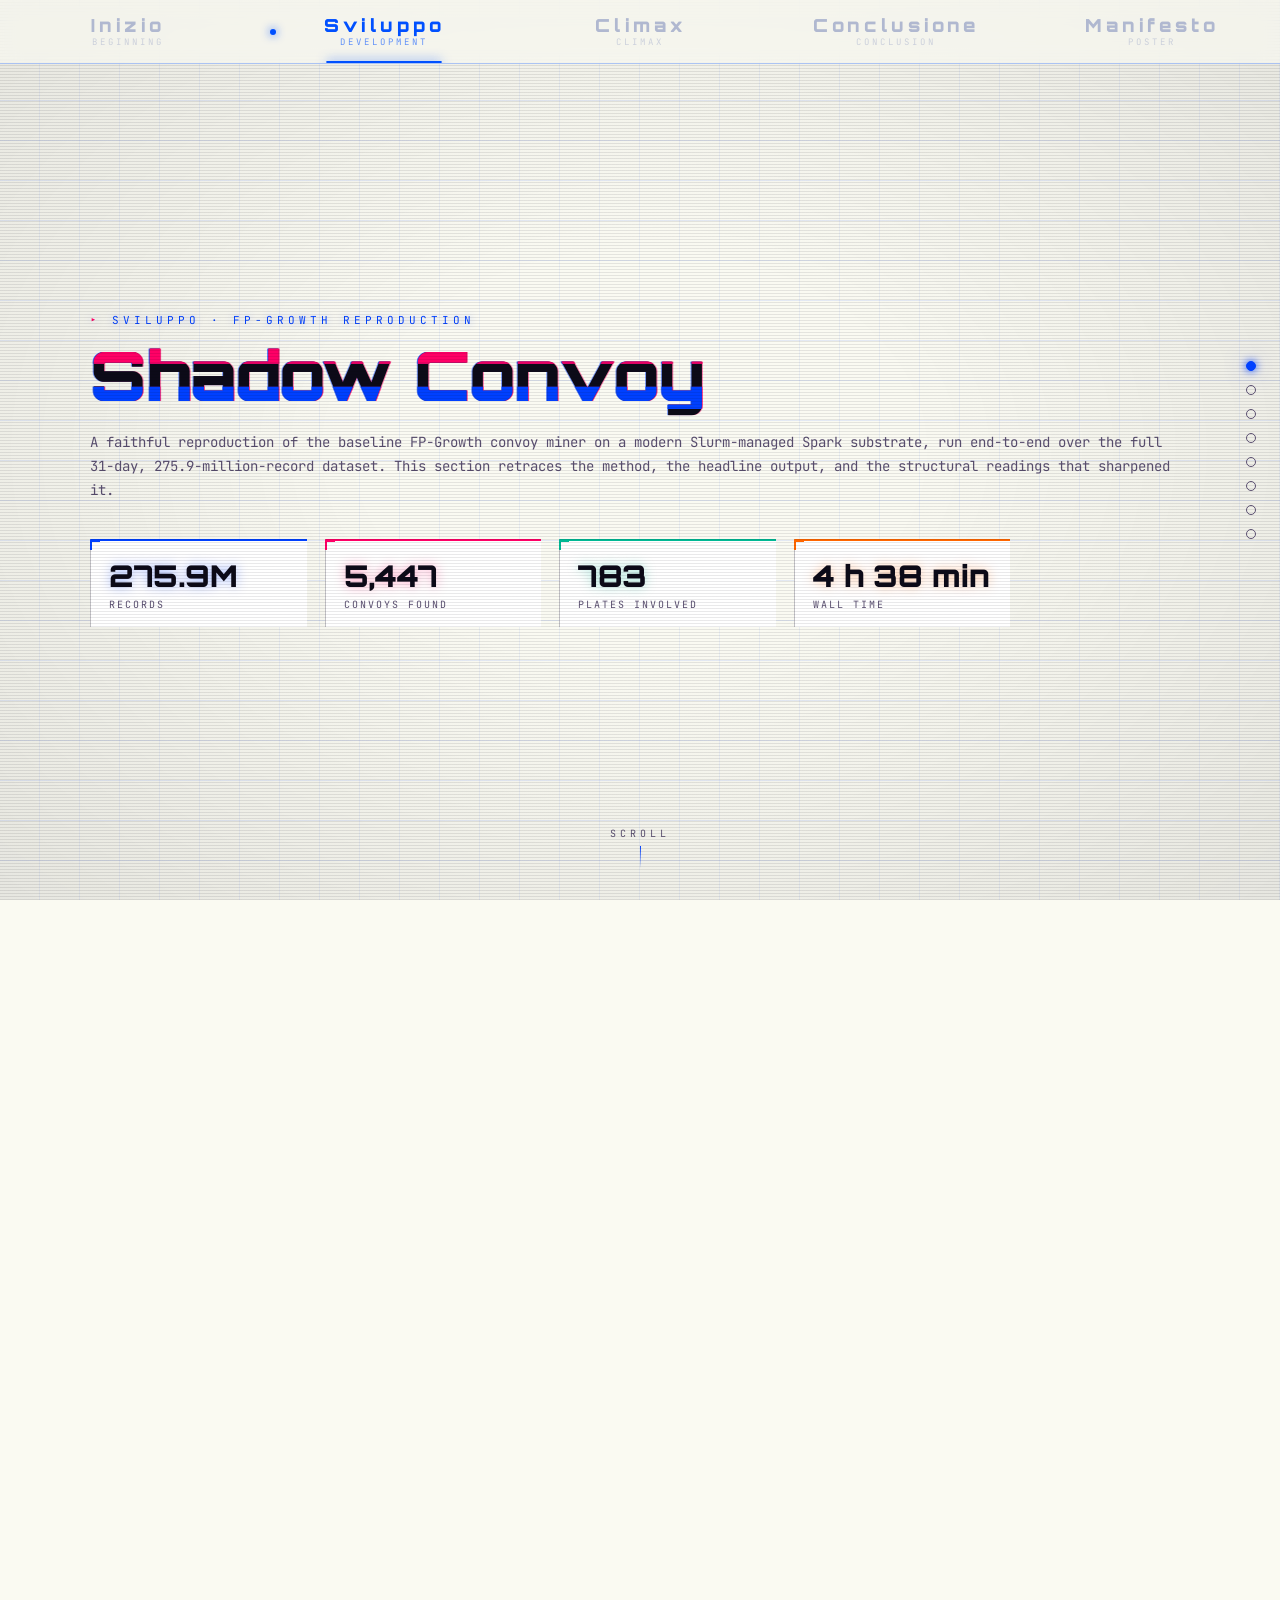
<file: sviluppo.html>
<!DOCTYPE html>
<html lang="en">
<head>
  <meta charset="UTF-8" />
  <meta name="viewport" content="width=device-width, initial-scale=1.0" />
  <title>Shadow Convoy · Sviluppo</title>
  <link rel="stylesheet" href="css/nav.css" />
  <link rel="stylesheet" href="css/in-process.css" />
  <link rel="preconnect" href="https://fonts.googleapis.com" crossorigin />
</head>
<body data-theme="bright" data-prev="index.html" data-next="climax.html">

<div class="scanline-light"></div>
<div id="scroll-progress"></div>

<nav class="top-nav" aria-label="Project sections">
  <a class="tab"        data-target="dark"   href="index.html">
    <span class="zh">Inizio</span><span class="en">Beginning</span>
  </a>
  <a class="tab active" data-target="bright" href="sviluppo.html">
    <span class="zh">Sviluppo</span><span class="en">Development</span>
  </a>
  <a class="tab"        data-target="bright" href="climax.html">
    <span class="zh">Climax</span><span class="en">Climax</span>
  </a>
  <a class="tab"        data-target="neon"   href="final.html">
    <span class="zh">Conclusione</span><span class="en">Conclusion</span>
  </a>
  <a class="tab"        data-target="neon"   href="manifesto.html">
    <span class="zh">Manifesto</span><span class="en">Poster</span>
  </a>
</nav>

<nav class="nav-dots" aria-label="Slide navigation">
  <button class="nav-dot active" data-section="hero"        data-label="COVER"></button>
  <button class="nav-dot"        data-section="substrate"   data-label="SUBSTRATE"></button>
  <button class="nav-dot"        data-section="methodology" data-label="METHOD"></button>
  <button class="nav-dot"        data-section="headline"    data-label="HEADLINE"></button>
  <button class="nav-dot"        data-section="tables"      data-label="TOP-5"></button>
  <button class="nav-dot"        data-section="charts"      data-label="CHARTS"></button>
  <button class="nav-dot"        data-section="fleets"      data-label="FLEETS"></button>
  <button class="nav-dot"        data-section="forward"     data-label="WHAT'S NEXT"></button>
</nav>

<div id="page-wrapper">

  <!-- ═════ 0 — COVER ═════ -->
  <section class="section" id="hero">
    <div class="section-inner">
      <p class="kicker">Sviluppo · FP-Growth reproduction</p>
      <h1 class="section-title">
        <span class="glitch" data-text="Shadow Convoy">Shadow Convoy</span>
      </h1>
      <p class="lede">A faithful reproduction of the baseline FP-Growth convoy miner on a modern Slurm-managed Spark substrate, run end-to-end over the full 31-day, 275.9-million-record dataset. This section retraces the method, the headline output, and the structural readings that sharpened it.</p>
      <div class="hero-stats">
        <div class="hero-stat"><div class="v">275.9M</div><div class="k">Records</div></div>
        <div class="hero-stat"><div class="v">5,447</div><div class="k">Convoys Found</div></div>
        <div class="hero-stat"><div class="v">783</div><div class="k">Plates Involved</div></div>
        <div class="hero-stat"><div class="v">4 h 38 min</div><div class="k">Wall Time</div></div>
      </div>
    </div>
    <div class="scroll-hint"><span>scroll</span><div class="scroll-arrow"></div></div>
  </section>

  <!-- ═════ 1 — SUBSTRATE ═════ -->
  <section class="section" id="substrate">
    <div class="section-inner">
      <p class="kicker">01 / Reproduction Substrate</p>
      <h2 class="section-title">Slurm + Spark <span class="swipe">Standalone</span></h2>
      <p class="lede">The original work targeted HDFS + YARN on a 5×8c×8 GB cluster. We replace the storage and resource-manager layers with what the platform already provides: <strong>GPFS</strong> as the shared FS, <strong>Slurm</strong> as the container scheduler. Spark runs standalone inside the allocation; the cluster lives only as long as the job.</p>
      <div class="spec-grid">
        <div class="spec"><div class="k">Nodes</div><div class="v">5</div><div class="note">one Spark container per Slurm task</div></div>
        <div class="spec"><div class="k">Cores / node</div><div class="v">20</div><div class="note">18 to executors, 2 reserved</div></div>
        <div class="spec"><div class="k">RAM / node</div><div class="v">100&nbsp;GB</div><div class="note">75 GB executor, 25 GB reserved</div></div>
        <div class="spec"><div class="k">Storage</div><div class="v">GPFS</div><div class="note">shared, <code>file://</code> reads</div></div>
      </div>
      <div class="pipeline">
        <div class="step"><span class="ix">01</span><span class="label">sbatch alloc</span>5 containers</div>
        <div class="step"><span class="ix">02</span><span class="label">start master</span>rank 0</div>
        <div class="step"><span class="ix">03</span><span class="label">fan workers</span><code>srun</code> × 5</div>
        <div class="step"><span class="ix">04</span><span class="label">spark-submit</span>client mode</div>
      </div>
    </div>
  </section>

  <!-- ═════ 2 — METHODOLOGY ═════ -->
  <section class="section" id="methodology">
    <div class="section-inner">
      <p class="kicker">02 / Methodology</p>
      <h2 class="section-title">FP-Growth + <span class="swipe">Half-Overlap</span></h2>

      <div class="method-row">
        <div>
          <p>For each <code>(location, bucket)</code> we form a <strong>transaction</strong> — the distinct plates passing the checkpoint inside that 300 s bucket. Spark MLlib's distributed <strong>Parallel FP-Growth</strong> mines frequent vehicle groups (sizes 2–6) from those transactions.</p>
          <p>We run the bucketize-and-mine pipeline <em>twice</em> with bucket origins <code>offset = 0</code> and <code>offset = window/2</code>. Convoys split by Grid A's boundary are kept whole by Grid B; we then take <code>max(freq_A, freq_B)</code> per itemset.</p>
          <p>A density gate at <code>2,000</code> plates/bucket excludes the single 23,595-plate freak bucket at loc 31 that crashed earlier runs — picked from a per-location density study, 15 % above the largest legitimate bucket.</p>
        </div>
        <svg class="bucket-svg" viewBox="0 0 360 200" xmlns="http://www.w3.org/2000/svg">
          <line x1="20" y1="105" x2="340" y2="105" stroke="#5a4f70" stroke-width="1"/>
          <text x="20"  y="125" font-family="JetBrains Mono" font-size="9" fill="#5a4f70">t=0</text>
          <text x="335" y="125" font-family="JetBrains Mono" font-size="9" fill="#5a4f70">t</text>
          <g stroke="#0040ff" fill="none">
            <rect x="40"  y="40" width="80" height="36" stroke-width="1.5"/>
            <rect x="120" y="40" width="80" height="36" stroke-width="1.5"/>
            <rect x="200" y="40" width="80" height="36" stroke-width="1.5"/>
            <rect x="280" y="40" width="60" height="36" stroke-width="1.5"/>
          </g>
          <text x="40" y="34" font-family="JetBrains Mono" font-size="9" fill="#0040ff">GRID A · offset 0</text>
          <g stroke="#ff0066" fill="none" stroke-dasharray="4 3">
            <rect x="80"  y="135" width="80" height="36" stroke-width="1.5"/>
            <rect x="160" y="135" width="80" height="36" stroke-width="1.5"/>
            <rect x="240" y="135" width="80" height="36" stroke-width="1.5"/>
          </g>
          <text x="80" y="187" font-family="JetBrains Mono" font-size="9" fill="#ff0066">GRID B · offset window/2</text>
          <circle cx="116" cy="105" r="4" fill="#0040ff"/>
          <circle cx="124" cy="105" r="4" fill="#0040ff"/>
          <text x="100" y="100" font-family="JetBrains Mono" font-size="8" fill="#5a4f70">pair</text>
        </svg>
      </div>
    </div>
  </section>

  <!-- ═════ 3 — HEADLINE ═════ -->
  <section class="section" id="headline">
    <div class="section-inner">
      <p class="kicker">03 / Filter &amp; Headline</p>
      <h2 class="section-title"><span class="glitch" data-text="5,447">5,447</span> convoys</h2>
      <p class="lede">Drawn from only <strong>783 distinct plates</strong> — 0.0036 % of the vehicle population. Convoy signal is sparse and sharp.</p>
      <div class="filter-bar">
        <span class="pill"><span class="k">window</span><span class="v">300&nbsp;s</span></span>
        <span class="pill"><span class="k">min_count</span><span class="v">50</span></span>
        <span class="pill"><span class="k">min_cars</span><span class="v">2</span></span>
        <span class="pill"><span class="k">max_cars</span><span class="v">6</span></span>
        <span class="pill"><span class="k">density_cap</span><span class="v">2,000</span></span>
        <span class="pill"><span class="k">grids</span><span class="v">0 + 150&nbsp;s</span></span>
      </div>

      <div class="k-summary"><span class="k-label">k=2</span><span class="k-text">1,369 pairs · top <code>(477634, 491688)</code></span><span class="k-num">628</span></div>
      <div class="k-summary"><span class="k-label">k=3</span><span class="k-text">730 triples · top <code>(1737487, 3279908, 4863665)</code></span><span class="k-num">195</span></div>
      <div class="k-summary"><span class="k-label">k=4</span><span class="k-text">1,054 quads · top <code>(17207389, 17210840, 17210845, 396910)</code></span><span class="k-num">160</span></div>
      <div class="k-summary"><span class="k-label">k=5</span><span class="k-text">1,254 quints · top <code>{16970573, 16972992, 3271142, 3542309, 511670}</code></span><span class="k-num">109</span></div>
      <div class="k-summary"><span class="k-label">k=6</span><span class="k-text">1,040 hexes · same fleet + 18150551</span><span class="k-num">103</span></div>
    </div>
  </section>

  <!-- ═════ 4 — TOP-5 TABLES ═════ -->
  <section class="section" id="tables">
    <div class="section-inner">
      <p class="kicker">04 / Top-5 Per Convoy Size</p>
      <h2 class="section-title">The <span class="swipe">Leaderboards</span></h2>

      <div class="k-tabs">
        <button class="k-tab-btn active" data-k="2">k = 2</button>
        <button class="k-tab-btn"        data-k="3">k = 3</button>
        <button class="k-tab-btn"        data-k="4">k = 4</button>
        <button class="k-tab-btn"        data-k="5">k = 5</button>
        <button class="k-tab-btn"        data-k="6">k = 6</button>
      </div>

      <div class="k-pane active" data-k="2">
        <table class="k-table">
          <thead><tr><th style="width:48px;">#</th><th>plates</th><th style="text-align:right;">count</th></tr></thead>
          <tbody>
            <tr><td>1</td><td>477634, 491688</td><td class="count">628</td></tr>
            <tr><td>2</td><td>477634, 516583</td><td class="count">418</td></tr>
            <tr><td>3</td><td>149912, 405007</td><td class="count">411</td></tr>
            <tr><td>4</td><td>405007, 413224</td><td class="count">368</td></tr>
            <tr><td>5</td><td>149912, 413224</td><td class="count">361</td></tr>
          </tbody>
        </table>
      </div>
      <div class="k-pane" data-k="3">
        <table class="k-table">
          <thead><tr><th style="width:48px;">#</th><th>plates</th><th style="text-align:right;">count</th></tr></thead>
          <tbody>
            <tr><td>1</td><td>1737487, 3279908, 4863665</td><td class="count">195</td></tr>
            <tr><td>2</td><td>1737487, 3279908, 5093843</td><td class="count">183</td></tr>
            <tr><td>3</td><td>477634, 491688, 516583</td><td class="count">179</td></tr>
            <tr><td>4</td><td>3279908, 4863665, 5093843</td><td class="count">178</td></tr>
            <tr><td>5</td><td>149912, 405007, 413224</td><td class="count">171</td></tr>
          </tbody>
        </table>
      </div>
      <div class="k-pane" data-k="4">
        <table class="k-table">
          <thead><tr><th style="width:48px;">#</th><th>plates</th><th style="text-align:right;">count</th></tr></thead>
          <tbody>
            <tr><td>1</td><td>17207389, 17210840, 17210845, 396910</td><td class="count">160</td></tr>
            <tr><td>2</td><td>1737487, 3279908, 4863665, 5093843</td><td class="count">125</td></tr>
            <tr><td>3</td><td>3279908, 4863665, 4945115, 4954957</td><td class="count">120</td></tr>
            <tr><td>4</td><td>1737487, 3279908, 4863665, 4954957</td><td class="count">118</td></tr>
            <tr><td>5</td><td>16970573, 16972992, 3271142, 3542309</td><td class="count">117</td></tr>
          </tbody>
        </table>
      </div>
      <div class="k-pane" data-k="5">
        <table class="k-table">
          <thead><tr><th style="width:48px;">#</th><th>plates</th><th style="text-align:right;">count</th></tr></thead>
          <tbody>
            <tr><td>1</td><td>16970573, 16972992, 3271142, 3542309, 511670</td><td class="count">109</td></tr>
            <tr><td>2</td><td>16970573, 16972992, 18150551, 3271142, 511670</td><td class="count">106</td></tr>
            <tr><td>3</td><td>16970573, 16972992, 18150551, 3271142, 3542309</td><td class="count">105</td></tr>
            <tr><td>4</td><td>16970573, 18150551, 3271142, 3542309, 511670</td><td class="count">103</td></tr>
            <tr><td>5</td><td>16972992, 18150551, 3271142, 3542309, 511670</td><td class="count">103</td></tr>
          </tbody>
        </table>
      </div>
      <div class="k-pane" data-k="6">
        <table class="k-table">
          <thead><tr><th style="width:48px;">#</th><th>plates</th><th style="text-align:right;">count</th></tr></thead>
          <tbody>
            <tr><td>1</td><td>16970573, 16972992, 18150551, 3271142, 3542309, 511670</td><td class="count">103</td></tr>
            <tr><td>2</td><td>16970573, 16972992, 18139166, 3271142, 3542309, 511670</td><td class="count">98</td></tr>
            <tr><td>3</td><td>16970573, 16972992, 18139166, 18150551, 3271142, 511670</td><td class="count">94</td></tr>
            <tr><td>4</td><td>16970573, 16972992, 18139166, 18150551, 3271142, 3542309</td><td class="count">93</td></tr>
            <tr><td>5</td><td>16970573, 18139166, 18150551, 3271142, 3542309, 511670</td><td class="count">93</td></tr>
          </tbody>
        </table>
      </div>
    </div>
  </section>

  <!-- ═════ 5 — CHARTS ═════ -->
  <section class="section" id="charts">
    <div class="section-inner">
      <p class="kicker">05 / Distributions</p>
      <h2 class="section-title">Trends in <span class="swipe">Three Pictures</span></h2>
      <div class="charts">
        <figure>
          <img src="img/charts/size_distribution.png" alt="Convoys per size k">
          <figcaption>Convoys per <em>k</em>. The inverted-U (k=2 falls, then k=4–6 rebounds) is the combinatorial fingerprint of structured fleets — a stable n-vehicle group generates <code>C(n,k)</code> subset-itemsets.</figcaption>
        </figure>
        <figure>
          <img src="img/charts/count_distribution.png" alt="Co-occurrence count histogram by k">
          <figcaption>Co-occurrence count per <em>k</em>, log y-axis. Long tails and clear stratification — larger convoys tail off faster.</figcaption>
        </figure>
        <figure>
          <img src="img/charts/super_connectors.png" alt="Super-connector plates">
          <figcaption>Top-15 plates by # convoys they appear in. The four-way tie at exactly <strong>1,548</strong> = "always observed together" — an unambiguous fleet signature.</figcaption>
        </figure>
      </div>
    </div>
  </section>

  <!-- ═════ 6 — FLEETS ═════ -->
  <section class="section" id="fleets">
    <div class="section-inner">
      <p class="kicker">06 / Operational Interpretation</p>
      <h2 class="section-title">Three <span class="swipe">Fleets</span></h2>
      <div class="fleet-grid">
        <div class="fleet a">
          <h3>FLEET&nbsp;A</h3>
          <div class="tagline">20×/day duo</div>
          <div class="members"><code>477634</code>, <code>491688</code></div>
          <div class="reading">628 co-occurrences in 31 days = 20× every single day. Not "frequent co-travel" — these two vehicles operate as a unit on a fixed schedule. Paired commercial service is the natural reading.</div>
        </div>
        <div class="fleet b">
          <h3>FLEET&nbsp;B</h3>
          <div class="tagline">loose 4-car cluster</div>
          <div class="members"><code>1737487</code>, <code>3279908</code>, <code>4863665</code>, <code>5093843</code></div>
          <div class="reading">Dominates the k = 3 and k = 4 leaderboards in mixed combinations. High pair-co-occurrence rates but not always synchronized — same-route commuting, not formation driving.</div>
        </div>
        <div class="fleet d">
          <h3>FLEET&nbsp;D</h3>
          <div class="tagline">permanent 6-car unit</div>
          <div class="members"><code>16970573</code>, <code>16972992</code>, <code>18150551</code>, <code>3271142</code>, <code>3542309</code>, <code>511670</code></div>
          <div class="reading">Four of these plates appear in <strong>exactly 1,548</strong> convoys each — they are <em>always observed together</em>. The strongest actionable finding: an organized six-vehicle unit (security escort, freight relay, or similar).</div>
        </div>
      </div>
      <div class="caveat"><strong>Caveat:</strong> plates <code>16970573 / 16972992</code> and <code>17210840 / 17210845</code> differ by a single digit; a sampling verification pass on raw frames should resolve which convoys are real and which are OCR artifacts.</div>
    </div>
  </section>

  <!-- ═════ 7 — WHAT'S NEXT (MaxGrowth annotations) ═════ -->
  <section class="section" id="forward">
    <div class="section-inner">
      <p class="kicker">07 / Annotations toward Climax</p>
      <h2 class="section-title">From convoy to <span class="swipe">trajectory</span></h2>
      <p class="lede">FP-Growth treated each <code>(location, 5-min bucket)</code> as one transaction — set-of-cells semantics. It carried us to 5,447 convoys and three identifiable fleets, but it leaves three structural deficiencies the next section addresses:</p>
      <div class="forward-grid">
        <div class="forward-col">
          <h3>NO ROUTE STRUCTURE</h3>
          <p>FP-Growth knows "these plates were in many of the same cells" but not "these plates traversed cameras A → B → C in order." The next algorithm (MaxGrowth) promotes route to a first-class object.</p>
        </div>
        <div class="forward-col right">
          <h3>NO MISSING-DETECTION TOLERANCE</h3>
          <p>A 6-vehicle fleet that misses one camera in one bucket splits into smaller subsets and loses its top-line co-occurrence count. MaxGrowth's <code>d</code> parameter explicitly tolerates a bounded number of missing detections per route.</p>
        </div>
      </div>
      <div class="open-q"><b>The bridge —</b> next section: how the trajectory framing reframes the same data, and what implementation we built around it.</div>
    </div>
  </section>

</div>

<script src="js/in-process.js"></script>
</body>
</html>
</file>
<file: Demo/css/demo.css>
/* Shadow Convoy — demo. Full-page snap scroll (wheel-driven), equal-height
   sections, ECharts on white cards. */
:root{
  --bg:#0a0e1a; --bg2:#0e1426; --panel:#ffffff; --ink:#e9eefb; --muted:#93a0c0;
  --cyan:#37e1ff; --violet:#8b7bff; --green:#43e0a0; --amber:#ffc24b; --pink:#ff7eb6;
  --line:rgba(255,255,255,.08); --maxw:1160px;
  --font:"Noto Sans CJK SC","PingFang SC","Microsoft YaHei",system-ui,sans-serif;
}
*{box-sizing:border-box;margin:0;padding:0}
html,body{height:100%;overflow:hidden}
body{background:var(--bg);color:var(--ink);font-family:var(--font);line-height:1.6;
  -webkit-font-smoothing:antialiased}
a{color:var(--cyan);text-decoration:none}

/* snap-scroll engine */
#wrapper{will-change:transform;transition:transform .55s cubic-bezier(.7,0,.2,1)}
section{height:100vh;display:flex;flex-direction:column;justify-content:center;
  padding:50px 30px;position:relative;border-bottom:1px solid var(--line);overflow:hidden}
.wrap{width:100%;max-width:var(--maxw);margin:0 auto}
.progress{position:fixed;top:0;left:0;height:3px;width:var(--progress,0);z-index:60;
  background:linear-gradient(90deg,var(--cyan),var(--violet));transition:width .5s}

/* typography */
.kicker{color:var(--cyan);font-size:12px;letter-spacing:.3em;text-transform:uppercase;margin-bottom:12px;font-weight:600}
h1{font-size:clamp(34px,6vw,66px);line-height:1.06;font-weight:800;letter-spacing:-.5px}
h2{font-size:clamp(24px,3.2vw,38px);font-weight:800;margin-bottom:8px;letter-spacing:-.3px}
.lead{color:var(--muted);font-size:clamp(14px,1.5vw,18px);max-width:780px;margin-top:12px}
.note{color:var(--muted);font-size:13px;margin-top:8px}
.grad{background:linear-gradient(100deg,var(--cyan),var(--violet) 60%,var(--pink));
  -webkit-background-clip:text;background-clip:text;color:transparent}

/* hero */
#hero{background:radial-gradient(1100px 600px at 70% -10%,rgba(124,108,255,.22),transparent),
  radial-gradient(900px 500px at 0% 100%,rgba(55,225,255,.14),transparent),var(--bg)}
.hero-stats{display:flex;flex-wrap:wrap;gap:26px;margin-top:36px}
.hero-stats .v{font-size:30px;font-weight:800;color:#fff}
.hero-stats .l{font-size:13px;color:var(--muted)}
.scrolldown{position:absolute;bottom:24px;left:50%;transform:translateX(-50%);color:var(--muted);font-size:12px;letter-spacing:.2em;animation:bob 1.8s infinite}
@keyframes bob{0%,100%{transform:translate(-50%,0)}50%{transform:translate(-50%,7px)}}

/* cards & charts */
.cards{display:grid;gap:18px;margin-top:22px}
.cols-3{grid-template-columns:repeat(3,1fr)}
.cols-2{grid-template-columns:repeat(2,1fr)}
.card{background:rgba(255,255,255,.03);border:1px solid var(--line);border-radius:16px;padding:16px}
.card h3{font-size:17px;margin-bottom:4px}
.card .tag{display:inline-block;font-size:12px;color:var(--bg);background:var(--cyan);
  padding:2px 9px;border-radius:20px;font-weight:700;margin-bottom:8px}
.card p{color:var(--muted);font-size:13px}
.chart{width:100%;height:30vh;background:var(--panel);border-radius:12px;margin-top:8px}
.bignum{font-size:38px;font-weight:800;color:#fff;line-height:1}
.bignum small{font-size:14px;color:var(--muted);font-weight:500}

/* intro defs + figure */
.defs{display:grid;grid-template-columns:repeat(3,1fr);gap:14px;margin-top:20px}
.def{border:1px solid var(--line);border-radius:14px;padding:15px;background:rgba(255,255,255,.02)}
.def b{color:#fff;font-size:15px}.def span{color:var(--cyan)}
.figwrap{margin-top:18px;text-align:center}
.figwrap img{max-width:100%;max-height:34vh;border-radius:14px;border:1px solid var(--line);background:#fff}
.figcap{color:var(--muted);font-size:12px;margin-top:8px}

/* methods carousel */
.carousel{position:relative;margin:18px 54px 0}
.car-viewport{overflow:hidden;border-radius:16px}
.car-track{display:flex;transition:transform .45s cubic-bezier(.6,0,.2,1)}
.slide{min-width:100%;padding:4px}
/* slide 1: the 3 detectors side by side (compact) */
.slide-methods .cards{margin-top:0}
.slide-methods .card{padding:13px}
.slide-methods .card p{font-size:12px;margin-bottom:4px}
.slide-methods .chart{height:19vh}
/* slide 2: radar alone */
.slide-radar{display:flex;justify-content:center;align-items:center}
.slide-radar .chart{max-width:680px;height:60vh}
.car-arrow{position:absolute;top:50%;transform:translateY(-50%);z-index:5;width:44px;height:44px;
  border-radius:50%;border:1px solid var(--cyan);background:rgba(10,14,26,.7);color:var(--cyan);
  font-size:20px;cursor:pointer;display:flex;align-items:center;justify-content:center;transition:.2s}
.car-arrow:hover{background:var(--cyan);color:var(--bg)}
.car-arrow.prev{left:-52px}.car-arrow.next{right:-52px}
.car-dots{display:flex;gap:10px;justify-content:center;margin-top:14px}
.car-dots button{width:9px;height:9px;border-radius:50%;border:none;background:rgba(255,255,255,.22);cursor:pointer;transition:.2s}
.car-dots button.on{background:var(--cyan);transform:scale(1.4)}

/* register table */
table{width:100%;border-collapse:collapse;margin-top:14px;font-size:13.5px}
th,td{padding:9px 12px;text-align:left;border-bottom:1px solid var(--line)}
th{color:var(--cyan);font-weight:700}
td.num{font-variant-numeric:tabular-nums;color:#fff;font-weight:600}
.badge{font-size:12px;padding:2px 8px;border-radius:6px;background:rgba(67,224,160,.16);color:var(--green);font-weight:700}

/* seed query: combobox + results */
.combo{position:relative;width:300px}
.combo-input{width:100%;background:#070b16;border:1px solid var(--line);color:#fff;font-size:16px;
  padding:12px 16px;border-radius:10px;font-family:var(--font)}
.combo-input:focus{outline:none;border-color:var(--cyan)}
.combo-list{position:absolute;z-index:20;top:54px;left:0;right:0;max-height:230px;overflow-y:auto;
  background:#0b1120;border:1px solid var(--line);border-radius:10px;display:none}
.combo-list.show{display:block}

/* semi-transparent scrollbars, no up/down arrow buttons */
.combo-list,.results{scrollbar-width:thin;scrollbar-color:rgba(255,255,255,.22) transparent}
.combo-list::-webkit-scrollbar,.results::-webkit-scrollbar{width:8px;height:8px}
.combo-list::-webkit-scrollbar-track,.results::-webkit-scrollbar-track{background:transparent}
.combo-list::-webkit-scrollbar-thumb,.results::-webkit-scrollbar-thumb{
  background:rgba(255,255,255,.22);border-radius:8px}
.combo-list::-webkit-scrollbar-thumb:hover,.results::-webkit-scrollbar-thumb:hover{background:rgba(255,255,255,.35)}
.combo-list::-webkit-scrollbar-button,.results::-webkit-scrollbar-button{display:none;width:0;height:0}
.combo-item{padding:9px 16px;cursor:pointer;font-size:15px;display:flex;gap:8px;align-items:center}
.combo-item:hover,.combo-item.active{background:rgba(55,225,255,.12)}
.combo-item .mini{font-size:10px;color:var(--muted)}
.seedrow{display:flex;gap:12px;align-items:center;flex-wrap:wrap;margin-top:14px}
.btn{background:linear-gradient(100deg,var(--cyan),var(--violet));color:#04101b;font-weight:800;
  border:none;padding:12px 22px;border-radius:10px;cursor:pointer;font-size:15px}
.results{margin-top:16px;max-height:34vh;overflow-y:auto;display:none}
.results.show{display:block;animation:fade .4s}
.rrow{display:flex;align-items:center;gap:12px;padding:9px 14px;border:1px solid var(--line);
  border-radius:10px;margin-bottom:7px;background:rgba(255,255,255,.02)}
.rrow .plate{font-weight:800;color:#fff;font-size:16px;min-width:88px}
.rrow .agree{font-size:12px;color:var(--amber);font-weight:700;min-width:54px}
.rrow .dets{margin-left:auto;display:flex;gap:6px}
.det{font-size:11px;padding:2px 8px;border-radius:6px;font-weight:700}
.det.conv{background:rgba(255,126,182,.18);color:var(--pink)}
.det.patt{background:rgba(255,194,75,.18);color:var(--amber)}
.det.emb{background:rgba(67,224,160,.18);color:var(--green)}
.det.off{background:rgba(255,255,255,.05);color:#4a5573}

/* maps row */
.maprow{display:grid;grid-template-columns:repeat(3,1fr);gap:16px;margin-top:18px}
.maprow .chart{height:42vh;margin-top:0}
.maprow .figcap{margin-top:6px}

/* CTA */
#cta{text-align:center;background:radial-gradient(900px 500px at 50% 120%,rgba(124,108,255,.22),transparent),var(--bg)}
.ctabtns{display:flex;gap:16px;justify-content:center;flex-wrap:wrap;margin-top:26px}
.ctabtns a{padding:14px 30px;border-radius:12px;font-weight:800;font-size:16px}
.ctabtns .primary{background:linear-gradient(100deg,var(--cyan),var(--violet));color:#04101b}
.ctabtns .sec{border:1px solid var(--cyan);color:var(--cyan)}

/* dot nav */
.nav{position:fixed;right:20px;top:50%;transform:translateY(-50%);z-index:50;display:flex;flex-direction:column;gap:11px}
.nav button{width:10px;height:10px;border-radius:50%;background:rgba(255,255,255,.2);border:none;cursor:pointer;transition:.25s;padding:0}
.nav button.active{background:var(--cyan);transform:scale(1.5)}

@media(max-width:880px){.cols-3,.cols-2,.defs,.maprow{grid-template-columns:1fr}.nav{display:none}}
@keyframes fade{from{opacity:0}to{opacity:1}}
</file>
<file: css/nav.css>
/* ═══════════════════════════════════════════════════════════
   SHADOW CONVOY — Cross-page navigator
   Three themes co-defined; tabs animate from current theme's
   palette to the destination's palette on hover.
   ═══════════════════════════════════════════════════════════ */

:root {
  /* Three theme signatures. The two-color pair (accent + spark) is
     what the gradient hover-bar sweeps between. */
  --theme-dark-bg:        #0a0a0f;
  --theme-dark-accent:    #00f5ff;
  --theme-dark-spark:     #ff00ff;

  --theme-bright-bg:      #f7f5ed;
  --theme-bright-accent:  #0050ff;
  --theme-bright-spark:   #ff0080;

  --theme-neon-bg:        #0d0117;
  --theme-neon-accent:    #ff00aa;
  --theme-neon-spark:     #00ffaa;
}

/* ── current theme exports its colors to two well-known vars
      so the nav (and any other shared component) can read them. */
[data-theme="dark"]   { --here-accent: var(--theme-dark-accent);   --here-spark: var(--theme-dark-spark); }
[data-theme="bright"] { --here-accent: var(--theme-bright-accent); --here-spark: var(--theme-bright-spark); }
[data-theme="neon"]   { --here-accent: var(--theme-neon-accent);   --here-spark: var(--theme-neon-spark); }


/* ═══════════════════════════════════════════════════════════
   Top navigator
   ═══════════════════════════════════════════════════════════ */
.top-nav {
  position: fixed;
  inset: 0 0 auto 0;
  height: 64px;
  z-index: 1000;
  display: flex;
  font-family: 'Orbitron', monospace;
  backdrop-filter: blur(10px);
  -webkit-backdrop-filter: blur(10px);
  background: color-mix(in srgb, var(--bg, #0a0a0f) 72%, transparent);
  border-bottom: 1px solid color-mix(in srgb, var(--here-accent) 30%, transparent);
}

.top-nav .tab {
  flex: 1;
  position: relative;
  display: flex;
  flex-direction: column;
  align-items: center;
  justify-content: center;
  gap: 2px;
  text-decoration: none;
  color: var(--text, #b0b8d0);
  overflow: hidden;
  isolation: isolate;
  cursor: pointer;
  transition: color 420ms cubic-bezier(.4,0,.2,1),
              text-shadow 420ms ease;
}

/* The tab's two-line label: large CJK + small Latin */
.top-nav .tab .zh {
  font-family: 'Orbitron', 'Noto Sans CJK SC', sans-serif;
  font-weight: 900;
  font-size: 18px;
  letter-spacing: 4px;
  line-height: 1;
}
.top-nav .tab .en {
  font-family: 'JetBrains Mono', monospace;
  font-size: 9px;
  letter-spacing: 3px;
  opacity: 0.6;
  text-transform: uppercase;
}

/* Each tab carries the colors of its *destination* theme. Hover shows
   that theme — independent of the page you're currently on. */
.top-nav .tab[data-target="dark"]   { --tab-a: var(--theme-dark-accent);   --tab-b: var(--theme-dark-spark); }
.top-nav .tab[data-target="bright"] { --tab-a: var(--theme-bright-accent); --tab-b: var(--theme-bright-spark); }
.top-nav .tab[data-target="neon"]   { --tab-a: var(--theme-neon-accent);   --tab-b: var(--theme-neon-spark); }

/* The wipe layer — a left-to-right two-stop gradient in the
   destination theme's accent + spark. */
.top-nav .tab::before {
  content: "";
  position: absolute;
  inset: 0;
  background: linear-gradient(90deg,
    color-mix(in srgb, var(--tab-a) 22%, transparent) 0%,
    color-mix(in srgb, var(--tab-b) 30%, transparent) 100%);
  transform: translateX(-100%);
  transition: transform 600ms cubic-bezier(.4,0,.2,1);
  z-index: -1;
}

/* The blooming underline — pure destination-theme gradient. */
.top-nav .tab::after {
  content: "";
  position: absolute;
  left: 0; right: 0; bottom: 0;
  height: 2px;
  background: linear-gradient(90deg,
    transparent 0%,
    var(--tab-a) 25%,
    var(--tab-b) 75%,
    transparent 100%);
  opacity: 0;
  transform: scaleX(.3);
  transform-origin: 50% 100%;
  transition: opacity 380ms ease,
              transform 600ms cubic-bezier(.4,0,.2,1);
}

/* Hover ── wipe in, underline blooms, text adopts destination color */
.top-nav .tab:not(.active):hover {
  color: var(--tab-b);
  text-shadow: 0 0 14px color-mix(in srgb, var(--tab-a) 70%, transparent);
}
.top-nav .tab:not(.active):hover .zh { letter-spacing: 6px; }
.top-nav .tab:not(.active):hover .en { opacity: 1; }
.top-nav .tab:not(.active):hover::before { transform: translateX(0); }
.top-nav .tab:not(.active):hover::after  { opacity: 1; transform: scaleX(1); }

/* Active tab ── current page; tiny dot signature, no hover wipe */
.top-nav .tab.active {
  color: var(--here-accent);
  cursor: default;
}
.top-nav .tab.active::after {
  opacity: 1;
  transform: scaleX(.45);
  background: var(--here-accent);
  box-shadow: 0 0 16px var(--here-accent);
}

/* Active-tab signature mark left of the label */
.top-nav .tab.active::before {
  content: "";
  inset: auto auto auto 0;
  height: 6px; width: 6px;
  margin-left: 14px;
  border-radius: 50%;
  background: var(--here-accent);
  box-shadow: 0 0 10px var(--here-accent);
  transform: none;
  position: absolute;
  top: 50%; transform: translateY(-50%);
}


/* nudge the page content down past the fixed nav (only for pages that
   use natural scroll; snap-scroll pages don't need this). */
body.has-top-nav { padding-top: 64px; }
</file>
<file: css/in-process.css>
/* ═══════════════════════════════════════════════════════════
   BRIGHT CYBERPUNK — shared by 发展 (in-process) and 高潮 (climax)
   Bright cream surface; saturated electric blue + hot magenta neons.
   Same snap-scroll mechanics, glitch + scanline + neon-glow vocabulary
   as the dark page, but in a bright key.
   ═══════════════════════════════════════════════════════════ */

@import url('https://fonts.googleapis.com/css2?family=Orbitron:wght@400;700;900&family=JetBrains+Mono:wght@300;400;700&display=swap');

[data-theme="bright"] {
  /* Brighter, cleaner cream — the previous off-white was too muted */
  --bg:          #fafaf2;
  --bg-panel:    #fff;
  --surface:     #efeadc;
  --surface-2:   #e2dcc8;
  --rule:        #0c0a181a;
  --rule-strong: #0c0a1840;
  --ink:         #0c0a18;
  --ink-dim:     #5a4f70;

  /* Punchier accents — saturation cranked vs. the previous palette */
  --accent:      #0040ff;       /* electric blue   */
  --spark:       #ff0066;       /* hot pink-red    */
  --jade:        #00b894;       /* growth/positive */
  --sunset:      #ff6600;       /* highlight       */
  --acid:        #ccff00;       /* loud secondary  */

  --font-head:   'Orbitron', monospace;
  --font-mono:   'JetBrains Mono', monospace;

  /* Neon glows, ported from dark theme to the bright palette */
  --glow-accent: 0 0 8px var(--accent), 0 0 24px color-mix(in srgb, var(--accent) 40%, transparent);
  --glow-spark:  0 0 8px var(--spark),  0 0 24px color-mix(in srgb, var(--spark)  40%, transparent);
  --glow-jade:   0 0 8px var(--jade),   0 0 24px color-mix(in srgb, var(--jade)   40%, transparent);
  --glow-sunset: 0 0 8px var(--sunset), 0 0 24px color-mix(in srgb, var(--sunset) 40%, transparent);
}

/* ── Reset & base ───────────────────────────────────────── */
*, *::before, *::after { box-sizing: border-box; margin: 0; padding: 0; }

html { height: 100%; overflow: hidden; font-size: 16px; }

body[data-theme="bright"] {
  background: var(--bg);
  color: var(--ink);
  font-family: var(--font-mono);
  height: 100%;
  overflow: hidden;
  cursor: crosshair;        /* same vibe as dark page */
  -webkit-font-smoothing: antialiased;
}

/* ── Backdrop: animated grid + scanline + faint vignette ── */
body[data-theme="bright"]::before {
  content: "";
  position: fixed; inset: 0;
  background:
    repeating-linear-gradient(0deg,  transparent 0 39px, color-mix(in srgb, var(--accent) 9%, transparent) 39px 40px),
    repeating-linear-gradient(90deg, transparent 0 39px, color-mix(in srgb, var(--accent) 6%, transparent) 39px 40px);
  pointer-events: none;
  z-index: 0;
  animation: bright-grid-drift 60s linear infinite;
}
@keyframes bright-grid-drift {
  0%   { background-position: 0 0, 0 0; }
  100% { background-position: 40px 40px, 40px 40px; }
}
body[data-theme="bright"]::after {
  content: "";
  position: fixed; inset: 0;
  background: radial-gradient(ellipse at center,
    transparent 30%,
    color-mix(in srgb, var(--ink) 8%, transparent) 100%);
  pointer-events: none;
  z-index: 0;
}

/* ── Scanline overlay (denser, multiply-blend on bright bg) ── */
.scanline-light {
  position: fixed; inset: 0;
  background: repeating-linear-gradient(
    transparent 0 2px,
    color-mix(in srgb, var(--ink) 9%, transparent) 2px 3px);
  pointer-events: none;
  z-index: 5;
  mix-blend-mode: multiply;
}

/* ── Snap-scroll wrapper ─────────────────────────────────── */
#page-wrapper {
  position: relative;
  z-index: 1;
  will-change: transform;
  transition: transform 0.55s cubic-bezier(0.77, 0, 0.175, 1);
}
.section {
  height: 100vh;
  width: 100vw;
  position: relative;
  display: flex;
  align-items: center;
  justify-content: center;
  padding: 100px 60px 60px;
  overflow: hidden;
}
.section-inner { width: 100%; max-width: 1100px; }

/* ── Right-side dot navigator ────────────────────────────── */
.nav-dots {
  position: fixed;
  right: 24px;
  top: 50%;
  transform: translateY(-50%);
  display: flex;
  flex-direction: column;
  gap: 14px;
  z-index: 50;
}
.nav-dot {
  width: 10px; height: 10px;
  padding: 0;
  border-radius: 50%;
  border: 1px solid var(--ink-dim);
  background: transparent;
  cursor: pointer;
  position: relative;
  transition: background 220ms ease, border-color 220ms ease, transform 220ms ease, box-shadow 220ms ease;
}
.nav-dot::after {
  content: attr(data-label);
  position: absolute;
  right: 20px; top: 50%;
  transform: translateY(-50%);
  font-family: var(--font-mono);
  font-size: 10px;
  letter-spacing: 2px;
  color: var(--ink-dim);
  white-space: nowrap;
  opacity: 0;
  transition: opacity 200ms ease;
  pointer-events: none;
}
.nav-dot:hover { transform: scale(1.3); border-color: var(--accent); box-shadow: var(--glow-accent); }
.nav-dot:hover::after { opacity: 1; color: var(--accent); }
.nav-dot.active {
  background: var(--accent);
  border-color: var(--accent);
  box-shadow: var(--glow-accent);
}

/* ── Progress bar ────────────────────────────────────────── */
#scroll-progress {
  position: fixed;
  left: 0; bottom: 0;
  height: 3px;
  background: linear-gradient(90deg, var(--accent), var(--spark), var(--sunset));
  width: 0%;
  z-index: 50;
  box-shadow: 0 0 12px color-mix(in srgb, var(--accent) 70%, transparent);
  transition: width 0.55s cubic-bezier(0.77, 0, 0.175, 1);
}

/* ── Typography primitives ───────────────────────────────── */
.kicker {
  font-family: var(--font-mono);
  font-size: 11px;
  letter-spacing: 4px;
  color: var(--accent);
  text-transform: uppercase;
  margin-bottom: 14px;
  text-shadow: 0 0 8px color-mix(in srgb, var(--accent) 40%, transparent);
}
.kicker::before {
  content: "▸ ";
  color: var(--spark);
}

h1.section-title, h2.section-title {
  font-family: var(--font-head);
  font-weight: 900;
  font-size: clamp(38px, 5.6vw, 68px);
  letter-spacing: -0.5px;
  line-height: 1;
  margin-bottom: 22px;
  position: relative;
  text-shadow:
    1px 0 0 color-mix(in srgb, var(--spark) 50%, transparent),
    -1px 0 0 color-mix(in srgb, var(--accent) 50%, transparent);
}

/* Glitch effect — port of dark theme's .glitch onto the bright palette */
.glitch {
  position: relative;
  display: inline-block;
}
.glitch::before, .glitch::after {
  content: attr(data-text);
  position: absolute;
  left: 0; top: 0;
  width: 100%;
  overflow: hidden;
  pointer-events: none;
}
.glitch::before {
  color: var(--spark);
  animation: glitch-before 3.2s infinite linear alternate-reverse;
  clip-path: polygon(0 0, 100% 0, 100% 33%, 0 33%);
}
.glitch::after {
  color: var(--accent);
  animation: glitch-after 2.6s infinite linear alternate-reverse;
  clip-path: polygon(0 67%, 100% 67%, 100% 100%, 0 100%);
}
@keyframes glitch-before {
  0%   { transform: translate(0, 0); }
  20%  { transform: translate(-2px, 1px); }
  40%  { transform: translate(1px, -1px); }
  60%  { transform: translate(-1px, 2px); }
  80%  { transform: translate(2px, 0); }
  100% { transform: translate(0, 0); }
}
@keyframes glitch-after {
  0%   { transform: translate(0, 0); }
  25%  { transform: translate(1px, -2px); }
  50%  { transform: translate(-2px, 1px); }
  75%  { transform: translate(2px, 0); }
  100% { transform: translate(0, 0); }
}

h2.section-title .swipe, h1.section-title .swipe {
  background: linear-gradient(180deg, transparent 58%, var(--spark) 58%, var(--spark) 80%, transparent 80%);
  padding: 0 4px;
  text-shadow: none;
}

.lede {
  font-size: 14px;
  color: var(--ink-dim);
  line-height: 1.7;
  margin-bottom: 22px;
}
.accent { color: var(--accent); text-shadow: 0 0 8px color-mix(in srgb, var(--accent) 50%, transparent); }
.spark  { color: var(--spark);  text-shadow: 0 0 8px color-mix(in srgb, var(--spark)  50%, transparent); }
.jade   { color: var(--jade);   text-shadow: 0 0 8px color-mix(in srgb, var(--jade)   50%, transparent); }
.sunset { color: var(--sunset); text-shadow: 0 0 8px color-mix(in srgb, var(--sunset) 50%, transparent); }
strong  { color: var(--ink); font-weight: 700; }

code {
  font-family: var(--font-mono);
  font-size: 0.92em;
  padding: 1px 5px;
  background: color-mix(in srgb, var(--accent) 10%, transparent);
  border: 1px solid color-mix(in srgb, var(--accent) 30%, transparent);
  border-radius: 2px;
  color: var(--ink);
}

/* ── Corner-bracket framed boxes (cyberpunk staple) ──────── */
.bracketed {
  position: relative;
  padding: 18px 20px;
  background: var(--bg-panel);
  border: 1px solid var(--rule-strong);
}
.bracketed::before, .bracketed::after,
.bracketed > .br-tr, .bracketed > .br-bl, .bracketed > .br-br, .bracketed > .br-tl {
  /* Drawn corner brackets via four pseudo-element-emulating spans;
     simpler to inline four corner brackets in markup. Use the
     ::before/::after for top-left and bottom-right; add spans for tr/bl. */
}
.bracketed::before {
  content: "";
  position: absolute; top: -1px; left: -1px;
  width: 14px; height: 14px;
  border-top: 2px solid var(--accent);
  border-left: 2px solid var(--accent);
}
.bracketed::after {
  content: "";
  position: absolute; bottom: -1px; right: -1px;
  width: 14px; height: 14px;
  border-bottom: 2px solid var(--spark);
  border-right: 2px solid var(--spark);
}

/* ═════ Hero (slide 0) ═════ */
.hero-stats {
  display: grid;
  grid-template-columns: repeat(4, 1fr);
  gap: 18px;
  margin-top: 36px;
  max-width: 920px;
}
.hero-stat {
  position: relative;
  background: var(--bg-panel);
  border-top: 2px solid var(--accent);
  border-left: 1px solid var(--rule-strong);
  padding: 16px 18px;
}
.hero-stat::before {
  content: "";
  position: absolute; top: -1px; left: -1px;
  width: 10px; height: 10px;
  border-top: 2px solid var(--accent);
  border-left: 2px solid var(--accent);
}
.hero-stat:nth-child(2) { border-top-color: var(--spark);  }
.hero-stat:nth-child(2)::before { border-color: var(--spark); }
.hero-stat:nth-child(3) { border-top-color: var(--jade);   }
.hero-stat:nth-child(3)::before { border-color: var(--jade); }
.hero-stat:nth-child(4) { border-top-color: var(--sunset); }
.hero-stat:nth-child(4)::before { border-color: var(--sunset); }
.hero-stat .v {
  font-family: var(--font-head);
  font-weight: 900;
  font-size: 30px;
  letter-spacing: -0.3px;
  text-shadow: 0 0 12px color-mix(in srgb, var(--accent) 35%, transparent);
}
.hero-stat:nth-child(2) .v { text-shadow: 0 0 12px color-mix(in srgb, var(--spark) 35%, transparent); }
.hero-stat:nth-child(3) .v { text-shadow: 0 0 12px color-mix(in srgb, var(--jade) 35%, transparent); }
.hero-stat:nth-child(4) .v { text-shadow: 0 0 12px color-mix(in srgb, var(--sunset) 35%, transparent); }
.hero-stat .k {
  font-family: var(--font-mono);
  font-size: 10px;
  letter-spacing: 2px;
  color: var(--ink-dim);
  text-transform: uppercase;
  margin-top: 4px;
}
.scroll-hint {
  position: absolute;
  bottom: 32px;
  left: 50%;
  transform: translateX(-50%);
  font-family: var(--font-mono);
  font-size: 10px;
  letter-spacing: 4px;
  color: var(--ink-dim);
  text-transform: uppercase;
  display: flex;
  flex-direction: column;
  align-items: center;
  gap: 6px;
}
.scroll-arrow {
  width: 1px;
  height: 22px;
  background: linear-gradient(180deg, var(--accent), transparent);
  animation: scroll-pulse 1.6s ease-in-out infinite;
}
@keyframes scroll-pulse { 50% { transform: translateY(6px); opacity: 0.4; } }

/* ═════ Spec cards ═════ */
.spec-grid {
  display: grid;
  grid-template-columns: repeat(4, 1fr);
  gap: 16px;
  margin: 16px 0 22px;
}
.spec {
  position: relative;
  background: var(--bg-panel);
  border-left: 3px solid var(--accent);
  padding: 16px 18px;
}
.spec::before {
  content: ""; position: absolute; top: -1px; right: -1px;
  width: 10px; height: 10px;
  border-top: 1px solid var(--accent);
  border-right: 1px solid var(--accent);
}
.spec:nth-child(2) { border-left-color: var(--spark);  }
.spec:nth-child(2)::before { border-color: var(--spark); }
.spec:nth-child(3) { border-left-color: var(--jade);   }
.spec:nth-child(3)::before { border-color: var(--jade); }
.spec:nth-child(4) { border-left-color: var(--sunset); }
.spec:nth-child(4)::before { border-color: var(--sunset); }
.spec .k {
  font-family: var(--font-mono);
  font-size: 10px;
  letter-spacing: 2px;
  color: var(--ink-dim);
  text-transform: uppercase;
}
.spec .v {
  font-family: var(--font-head);
  font-weight: 700;
  font-size: 24px;
  margin-top: 4px;
  letter-spacing: -0.3px;
  text-shadow: 0 0 8px color-mix(in srgb, var(--accent) 30%, transparent);
}
.spec .note { font-size: 11px; color: var(--ink-dim); margin-top: 4px; line-height: 1.4; }

/* ═════ Pipeline steps ═════ */
.pipeline {
  display: grid;
  grid-template-columns: repeat(4, 1fr);
  gap: 10px;
  margin: 18px 0;
}
.pipeline .step {
  background: var(--bg-panel);
  border: 1px solid var(--rule-strong);
  padding: 12px 14px;
  font-size: 12px;
  position: relative;
}
.pipeline .step::before {
  content: ""; position: absolute; top: -1px; left: -1px;
  width: 8px; height: 8px;
  border-top: 1px solid var(--accent);
  border-left: 1px solid var(--accent);
}
.pipeline .step .ix {
  font-family: var(--font-mono);
  font-size: 10px;
  letter-spacing: 2px;
  color: var(--accent);
}
.pipeline .step .label {
  font-family: var(--font-head);
  font-size: 13px;
  display: block;
  margin-top: 2px;
}
.pipeline .step + .step::after {
  content: "→";
  position: absolute; left: -14px; top: 50%;
  transform: translateY(-50%);
  color: var(--accent);
  font-weight: 700;
  text-shadow: 0 0 8px color-mix(in srgb, var(--accent) 60%, transparent);
}

/* ═════ Methodology row ═════ */
.method-row {
  display: grid;
  grid-template-columns: 1.1fr 1fr;
  gap: 36px;
  align-items: center;
}
.method-row p { margin-bottom: 10px; line-height: 1.65; }
.bucket-svg {
  width: 100%;
  height: auto;
  background: var(--bg-panel);
  border: 1px solid var(--rule-strong);
  padding: 18px;
  position: relative;
}
.bucket-svg::before, .bucket-svg::after {
  content: ""; position: absolute;
  width: 12px; height: 12px;
}
.bucket-svg::before {
  top: -1px; left: -1px;
  border-top: 2px solid var(--accent);
  border-left: 2px solid var(--accent);
}
.bucket-svg::after {
  bottom: -1px; right: -1px;
  border-bottom: 2px solid var(--spark);
  border-right: 2px solid var(--spark);
}

/* ═════ Filter bar ═════ */
.filter-bar {
  display: flex;
  flex-wrap: wrap;
  gap: 8px 14px;
  font-family: var(--font-mono);
  font-size: 12px;
  padding: 14px 16px;
  background: color-mix(in srgb, var(--accent) 7%, transparent);
  border: 1px solid color-mix(in srgb, var(--accent) 35%, transparent);
  margin: 12px 0 24px;
  position: relative;
}
.filter-bar::before {
  content: "FILTER ▸"; position: absolute;
  top: -10px; left: 12px;
  background: var(--bg);
  padding: 0 8px;
  font-family: var(--font-head);
  font-size: 10px;
  letter-spacing: 3px;
  color: var(--accent);
}
.filter-bar .pill {
  display: inline-flex; align-items: baseline; gap: 6px;
  padding: 3px 10px;
  background: var(--bg-panel);
  border: 1px solid var(--rule-strong);
}
.filter-bar .pill .k { color: var(--ink-dim); font-size: 10px; letter-spacing: 1px; text-transform: uppercase; }
.filter-bar .pill .v { color: var(--accent); font-weight: 700; text-shadow: 0 0 6px color-mix(in srgb, var(--accent) 40%, transparent); }

/* ═════ k-summary lines ═════ */
.k-summary {
  display: grid;
  grid-template-columns: 64px 1fr 100px;
  gap: 10px 18px;
  align-items: baseline;
  padding: 10px 0;
  border-bottom: 1px solid var(--rule);
  font-family: var(--font-mono);
  font-size: 13px;
}
.k-summary > .k-label {
  font-family: var(--font-head);
  font-size: 18px;
  font-weight: 700;
  color: var(--accent);
  letter-spacing: 1px;
  text-shadow: 0 0 8px color-mix(in srgb, var(--accent) 50%, transparent);
}
.k-summary > .k-text { color: var(--ink); }
.k-summary > .k-num  {
  text-align: right;
  font-weight: 900;
  font-size: 20px;
  color: var(--spark);
  font-variant-numeric: tabular-nums;
  text-shadow: 0 0 8px color-mix(in srgb, var(--spark) 50%, transparent);
}

/* ═════ Top-5 tables (tabbed) ═════ */
.k-tabs {
  display: flex;
  gap: 4px;
  margin: 12px 0 18px;
}
.k-tab-btn {
  font-family: var(--font-head);
  font-size: 13px;
  letter-spacing: 2px;
  font-weight: 700;
  padding: 8px 18px;
  background: var(--bg-panel);
  border: 1px solid var(--rule-strong);
  color: var(--ink-dim);
  cursor: pointer;
  transition: color 220ms ease, background 220ms ease, border-color 220ms ease, box-shadow 220ms ease;
}
.k-tab-btn:hover { color: var(--accent); border-color: var(--accent); }
.k-tab-btn.active {
  background: var(--accent);
  border-color: var(--accent);
  color: var(--bg);
  box-shadow: var(--glow-accent);
}
.k-table {
  width: 100%;
  border-collapse: collapse;
  font-family: var(--font-mono);
  font-size: 13px;
  background: var(--bg-panel);
  border: 1px solid var(--rule-strong);
}
.k-table th, .k-table td {
  text-align: left;
  padding: 9px 14px;
  border-bottom: 1px solid var(--rule);
}
.k-table th {
  font-family: var(--font-head);
  font-weight: 700;
  font-size: 10px;
  letter-spacing: 2px;
  color: var(--accent);
  text-transform: uppercase;
  border-bottom-color: var(--accent);
  background: color-mix(in srgb, var(--accent) 7%, transparent);
}
.k-table td.count {
  color: var(--spark);
  font-weight: 700;
  text-align: right;
  font-variant-numeric: tabular-nums;
  text-shadow: 0 0 6px color-mix(in srgb, var(--spark) 40%, transparent);
}
.k-table tr:hover { background: color-mix(in srgb, var(--accent) 5%, transparent); }
.k-pane { display: none; }
.k-pane.active { display: block; }

/* ═════ Charts ═════ */
.charts {
  display: grid;
  grid-template-columns: 1fr 1fr 1fr;
  gap: 16px;
  margin-top: 16px;
}
.charts figure {
  position: relative;
  background: var(--bg-panel);
  border: 1px solid var(--rule-strong);
  padding: 12px;
  margin: 0;
  display: flex;
  flex-direction: column;
}
.charts figure::before, .charts figure::after {
  content: ""; position: absolute;
  width: 10px; height: 10px;
}
.charts figure::before {
  top: -1px; left: -1px;
  border-top: 2px solid var(--accent);
  border-left: 2px solid var(--accent);
}
.charts figure::after {
  bottom: -1px; right: -1px;
  border-bottom: 2px solid var(--spark);
  border-right: 2px solid var(--spark);
}
.charts img {
  width: 100%; height: auto;
  flex: 1; object-fit: contain;
  filter: contrast(1.05) saturate(1.1);
}
.charts figcaption {
  font-family: var(--font-mono);
  font-size: 11px;
  letter-spacing: 0.5px;
  color: var(--ink-dim);
  margin-top: 8px;
  line-height: 1.5;
}

/* ═════ Fleet cards ═════ */
.fleet-grid {
  display: grid;
  grid-template-columns: repeat(3, 1fr);
  gap: 16px;
  margin-top: 14px;
}
.fleet {
  position: relative;
  background: var(--bg-panel);
  border-top: 3px solid var(--accent);
  padding: 18px 20px;
  transition: box-shadow 220ms ease, transform 220ms ease;
}
.fleet::before {
  content: ""; position: absolute; top: -1px; left: -1px;
  width: 14px; height: 14px;
  border-top: 2px solid currentColor;
  border-left: 2px solid currentColor;
  color: var(--accent);
}
.fleet.b { border-top-color: var(--jade);  }
.fleet.b::before { color: var(--jade); }
.fleet.d { border-top-color: var(--spark); }
.fleet.d::before { color: var(--spark); }
.fleet:hover { transform: translateY(-2px); box-shadow: 0 8px 24px color-mix(in srgb, var(--accent) 25%, transparent); }
.fleet.b:hover { box-shadow: 0 8px 24px color-mix(in srgb, var(--jade) 25%, transparent); }
.fleet.d:hover { box-shadow: 0 8px 24px color-mix(in srgb, var(--spark) 30%, transparent); }
.fleet h3 {
  font-family: var(--font-head);
  font-weight: 900;
  font-size: 16px;
  letter-spacing: 3px;
  color: var(--accent);
  margin-bottom: 6px;
  text-shadow: var(--glow-accent);
}
.fleet.b h3 { color: var(--jade);  text-shadow: var(--glow-jade); }
.fleet.d h3 { color: var(--spark); text-shadow: var(--glow-spark); }
.fleet .tagline {
  font-family: var(--font-head);
  font-weight: 700;
  font-size: 22px;
  letter-spacing: -0.2px;
  margin-bottom: 10px;
}
.fleet .members {
  font-family: var(--font-mono);
  font-size: 11px;
  color: var(--ink-dim);
  margin-bottom: 10px;
  line-height: 1.5;
  word-break: break-all;
}
.fleet .reading { font-size: 12px; line-height: 1.55; }

.caveat {
  margin-top: 18px;
  padding: 12px 16px;
  border-left: 3px solid var(--sunset);
  background: color-mix(in srgb, var(--sunset) 10%, transparent);
  font-size: 12px;
  line-height: 1.6;
  position: relative;
}
.caveat::before {
  content: "▲"; position: absolute;
  top: 10px; right: 14px;
  color: var(--sunset);
  font-size: 14px;
  text-shadow: var(--glow-sunset);
}

/* ═════ Forward columns ═════ */
.forward-grid {
  display: grid;
  grid-template-columns: 1fr 1fr;
  gap: 24px;
  margin-top: 16px;
}
.forward-col {
  position: relative;
  background: var(--bg-panel);
  border-left: 3px solid var(--accent);
  padding: 20px 22px;
}
.forward-col::before {
  content: ""; position: absolute; top: -1px; right: -1px;
  width: 12px; height: 12px;
  border-top: 2px solid currentColor;
  border-right: 2px solid currentColor;
  color: var(--accent);
}
.forward-col.right { border-left-color: var(--spark); }
.forward-col.right::before { color: var(--spark); }
.forward-col h3 {
  font-family: var(--font-head);
  font-weight: 900;
  font-size: 13px;
  letter-spacing: 3px;
  color: var(--accent);
  text-transform: uppercase;
  margin-bottom: 12px;
  text-shadow: var(--glow-accent);
}
.forward-col.right h3 { color: var(--spark); text-shadow: var(--glow-spark); }
.forward-col p { font-size: 12.5px; line-height: 1.6; margin-bottom: 10px; }
.section .open-q {
  margin-top: 18px;
  font-size: 12px;
  color: var(--ink-dim);
}
.section .open-q b { color: var(--ink); }

/* ═════ MaxGrowth-specific components (Climax page) ═════ */

/* Parameter cards — big greek-symbol up top, flag below, meaning text. */
.param-grid {
  display: grid;
  grid-template-columns: repeat(4, 1fr);
  gap: 16px;
  margin-top: 18px;
}
.param {
  position: relative;
  background: var(--bg-panel);
  border-top: 3px solid var(--accent);
  padding: 18px 20px;
}
.param::before {
  content: ""; position: absolute; top: -1px; left: -1px;
  width: 12px; height: 12px;
  border-top: 2px solid currentColor; border-left: 2px solid currentColor;
  color: var(--accent);
}
.param:nth-child(2) { border-top-color: var(--spark); }
.param:nth-child(2)::before { color: var(--spark); }
.param:nth-child(3) { border-top-color: var(--jade);  }
.param:nth-child(3)::before { color: var(--jade); }
.param:nth-child(4) { border-top-color: var(--sunset); }
.param:nth-child(4)::before { color: var(--sunset); }
.param .sym {
  font-family: var(--font-head);
  font-weight: 900;
  font-size: 42px;
  line-height: 1;
  color: var(--accent);
  text-shadow: var(--glow-accent);
}
.param:nth-child(2) .sym { color: var(--spark); text-shadow: var(--glow-spark); }
.param:nth-child(3) .sym { color: var(--jade);  text-shadow: var(--glow-jade); }
.param:nth-child(4) .sym { color: var(--sunset); text-shadow: var(--glow-sunset); }
.param .flag {
  font-family: var(--font-mono);
  font-size: 11px;
  color: var(--ink-dim);
  margin-top: 6px;
  letter-spacing: 1px;
}
.param .meaning {
  font-size: 12.5px;
  margin-top: 10px;
  line-height: 1.5;
  color: var(--ink);
}

/* Algorithm pseudocode block. */
.algo {
  background: var(--bg-panel);
  border: 1px solid var(--rule-strong);
  border-left: 3px solid var(--jade);
  padding: 18px 22px;
  font-family: var(--font-mono);
  font-size: 12.5px;
  line-height: 1.65;
  color: var(--ink);
  white-space: pre;
  overflow-x: auto;
  margin: 16px 0;
}
.algo .kw  { color: var(--accent); font-weight: 700; }
.algo .cmt { color: var(--ink-dim); font-style: italic; }
.algo .num { color: var(--sunset); }
.algo .str { color: var(--spark); }

/* Spark/Driver-coded pipeline (extends .pipeline with role tints). */
.pipeline .step.spark  { border-left: 3px solid var(--jade); }
.pipeline .step.driver { border-left: 3px solid var(--sunset); }
.pipeline .step.spark  .ix { color: var(--jade); }
.pipeline .step.driver .ix { color: var(--sunset); }

/* Failure-mode table. */
.failure-table {
  width: 100%;
  border-collapse: collapse;
  font-family: var(--font-mono);
  font-size: 12.5px;
  margin-top: 14px;
  background: var(--bg-panel);
}
.failure-table th, .failure-table td {
  text-align: left;
  padding: 10px 14px;
  border-bottom: 1px solid var(--rule);
}
.failure-table th {
  font-family: var(--font-head);
  font-size: 10px;
  letter-spacing: 2px;
  color: var(--accent);
  text-transform: uppercase;
  border-bottom-color: var(--accent);
  background: color-mix(in srgb, var(--accent) 8%, transparent);
}
.failure-table tr:hover { background: color-mix(in srgb, var(--accent) 4%, transparent); }
.failure-table td.fix { color: var(--jade); font-weight: 700; }

/* Status banner — used to flag "implemented, not yet validated" on the climax page. */
.status-banner {
  margin-top: 24px;
  padding: 14px 18px;
  background: color-mix(in srgb, var(--sunset) 10%, transparent);
  border: 1px solid color-mix(in srgb, var(--sunset) 40%, transparent);
  border-left: 4px solid var(--sunset);
  display: flex;
  align-items: center;
  gap: 14px;
  font-size: 13px;
  line-height: 1.55;
}
.status-banner .pulse {
  width: 10px; height: 10px;
  border-radius: 50%;
  background: var(--sunset);
  box-shadow: var(--glow-sunset);
  animation: status-pulse 1.6s ease-in-out infinite;
  flex-shrink: 0;
}
@keyframes status-pulse {
  0%, 100% { opacity: 1; transform: scale(1); }
  50%      { opacity: 0.4; transform: scale(0.7); }
}

/* ── Responsive ─────────────────────────────────────────── */
@media (max-width: 900px) {
  .spec-grid, .pipeline, .hero-stats, .param-grid { grid-template-columns: repeat(2, 1fr); }
  .method-row, .forward-grid, .fleet-grid, .charts { grid-template-columns: 1fr; }
  .pipeline .step + .step::after { display: none; }
}
</file>
<file: css/final.css>
/* ═══════════════════════════════════════════════════════════
   NEON CYBERPUNK — 结局 / Conclusion / MaxGrowth methods
   Deep violet base with rainbow-chromatic accents. Same snap-
   scroll mechanics as the other pages.
   ═══════════════════════════════════════════════════════════ */

@import url('https://fonts.googleapis.com/css2?family=Orbitron:wght@400;700;900&family=JetBrains+Mono:wght@300;400;700&display=swap');

[data-theme="neon"] {
  --bg:         #0d0117;
  --bg-deep:    #08000f;
  --bg-panel:   #160627;
  --rule:       #ffffff14;
  --rule-strong:#ffffff2e;
  --ink:        #f0e6ff;
  --ink-dim:    #9d8dc7;

  /* Saturated rainbow accents — what makes this "neon" not just "dark" */
  --c-magenta: #ff00aa;
  --c-violet:  #aa00ff;
  --c-cyan:    #00aaff;
  --c-mint:    #00ffaa;
  --c-amber:   #ffaa00;
  --c-rose:    #ff3377;

  /* Aliases for component code that uses the bright theme's naming */
  --accent: var(--c-magenta);
  --spark:  var(--c-mint);
  --jade:   var(--c-cyan);
  --sunset: var(--c-amber);

  --font-head: 'Orbitron', monospace;
  --font-mono: 'JetBrains Mono', monospace;

  --glow-accent: 0 0 8px var(--c-magenta), 0 0 24px color-mix(in srgb, var(--c-magenta) 50%, transparent);
  --glow-spark:  0 0 8px var(--c-mint),    0 0 24px color-mix(in srgb, var(--c-mint)    50%, transparent);
  --glow-jade:   0 0 8px var(--c-cyan),    0 0 24px color-mix(in srgb, var(--c-cyan)    50%, transparent);
  --glow-amber:  0 0 8px var(--c-amber),   0 0 24px color-mix(in srgb, var(--c-amber)   50%, transparent);
}

*, *::before, *::after { box-sizing: border-box; margin: 0; padding: 0; }
html { height: 100%; overflow: hidden; font-size: 16px; }

body[data-theme="neon"] {
  background: radial-gradient(120% 80% at 50% 0%, #1a0033 0%, var(--bg) 55%, var(--bg-deep) 100%);
  color: var(--ink);
  font-family: var(--font-mono);
  height: 100%;
  overflow: hidden;
  cursor: crosshair;
  -webkit-font-smoothing: antialiased;
}

/* Drifting rainbow grid backdrop */
body[data-theme="neon"]::before {
  content: "";
  position: fixed; inset: 0;
  background:
    linear-gradient(115deg,
      color-mix(in srgb, var(--c-magenta) 16%, transparent) 0%,
      transparent 25%,
      color-mix(in srgb, var(--c-violet)  16%, transparent) 40%,
      transparent 60%,
      color-mix(in srgb, var(--c-cyan)    16%, transparent) 75%,
      transparent 90%,
      color-mix(in srgb, var(--c-mint)    16%, transparent) 100%),
    repeating-linear-gradient(0deg,  transparent 0 39px, color-mix(in srgb, var(--ink) 7%, transparent) 39px 40px),
    repeating-linear-gradient(90deg, transparent 0 39px, color-mix(in srgb, var(--ink) 7%, transparent) 39px 40px);
  background-size: 400% 400%, auto, auto;
  animation: neon-drift 24s linear infinite;
  pointer-events: none;
  z-index: 0;
}
@keyframes neon-drift {
  0%   { background-position: 0% 0%,   0 0, 0 0; }
  50%  { background-position: 100% 50%, 0 0, 0 0; }
  100% { background-position: 0% 0%,   0 0, 0 0; }
}

/* Scanline overlay */
.scanline-neon {
  position: fixed; inset: 0;
  background: repeating-linear-gradient(
    transparent 0 2px,
    color-mix(in srgb, var(--ink) 8%, transparent) 2px 3px);
  pointer-events: none;
  z-index: 5;
}

/* Snap-scroll wrapper */
#page-wrapper {
  position: relative;
  z-index: 1;
  will-change: transform;
  transition: transform 0.55s cubic-bezier(0.77, 0, 0.175, 1);
}
.section {
  height: 100vh;
  width: 100vw;
  position: relative;
  display: flex;
  align-items: center;
  justify-content: center;
  padding: 100px 60px 60px;
  overflow: hidden;
}
.section-inner { width: 100%; max-width: 1100px; }

/* Dot navigator */
.nav-dots {
  position: fixed;
  right: 24px;
  top: 50%;
  transform: translateY(-50%);
  display: flex;
  flex-direction: column;
  gap: 14px;
  z-index: 50;
}
.nav-dot {
  width: 10px; height: 10px;
  padding: 0;
  border-radius: 50%;
  border: 1px solid var(--ink-dim);
  background: transparent;
  cursor: pointer;
  position: relative;
  transition: background 220ms ease, border-color 220ms ease, transform 220ms ease, box-shadow 220ms ease;
}
.nav-dot::after {
  content: attr(data-label);
  position: absolute;
  right: 20px; top: 50%;
  transform: translateY(-50%);
  font-family: var(--font-mono);
  font-size: 10px;
  letter-spacing: 2px;
  color: var(--ink-dim);
  white-space: nowrap;
  opacity: 0;
  transition: opacity 200ms ease;
  pointer-events: none;
}
.nav-dot:hover { transform: scale(1.3); border-color: var(--c-magenta); box-shadow: var(--glow-accent); }
.nav-dot:hover::after { opacity: 1; color: var(--c-magenta); }
.nav-dot.active {
  background: var(--c-magenta);
  border-color: var(--c-magenta);
  box-shadow: var(--glow-accent);
}

#scroll-progress {
  position: fixed;
  left: 0; bottom: 0;
  height: 3px;
  background: linear-gradient(90deg, var(--c-magenta), var(--c-violet), var(--c-cyan), var(--c-mint));
  width: 0%;
  z-index: 50;
  box-shadow: 0 0 16px color-mix(in srgb, var(--c-magenta) 70%, transparent);
  transition: width 0.55s cubic-bezier(0.77, 0, 0.175, 1);
}

/* Typography */
.kicker {
  font-family: var(--font-mono);
  font-size: 11px;
  letter-spacing: 4px;
  color: var(--c-mint);
  text-transform: uppercase;
  margin-bottom: 14px;
  text-shadow: var(--glow-spark);
}
.kicker::before { content: "▸ "; color: var(--c-magenta); }

h1.section-title, h2.section-title {
  font-family: var(--font-head);
  font-weight: 900;
  font-size: clamp(40px, 6vw, 78px);
  letter-spacing: -0.5px;
  line-height: 1;
  margin-bottom: 22px;
  position: relative;
}

/* Title with the rainbow sweep */
.title-sweep {
  background: linear-gradient(90deg,
    var(--c-magenta), var(--c-violet), var(--c-cyan), var(--c-mint), var(--c-amber), var(--c-magenta));
  background-size: 300% 100%;
  -webkit-background-clip: text;
          background-clip: text;
  color: transparent;
  -webkit-text-fill-color: transparent;
  animation: title-sweep 8s linear infinite;
  filter: drop-shadow(0 0 14px color-mix(in srgb, var(--c-violet) 55%, transparent));
}
@keyframes title-sweep {
  from { background-position: 0% 50%; }
  to   { background-position: 300% 50%; }
}

/* Glitch effect, neon palette */
.glitch {
  position: relative;
  display: inline-block;
}
.glitch::before, .glitch::after {
  content: attr(data-text);
  position: absolute;
  left: 0; top: 0;
  width: 100%;
  overflow: hidden;
  pointer-events: none;
}
.glitch::before {
  color: var(--c-magenta);
  animation: glitch-before 3s infinite linear alternate-reverse;
  clip-path: polygon(0 0, 100% 0, 100% 33%, 0 33%);
}
.glitch::after {
  color: var(--c-mint);
  animation: glitch-after 2.4s infinite linear alternate-reverse;
  clip-path: polygon(0 67%, 100% 67%, 100% 100%, 0 100%);
}
@keyframes glitch-before {
  0%   { transform: translate(0, 0); }
  25%  { transform: translate(-2px, 1px); }
  50%  { transform: translate(2px, -1px); }
  75%  { transform: translate(-1px, 2px); }
  100% { transform: translate(0, 0); }
}
@keyframes glitch-after {
  0%   { transform: translate(0, 0); }
  33%  { transform: translate(1px, -2px); }
  66%  { transform: translate(-2px, 1px); }
  100% { transform: translate(0, 0); }
}

.lede {
  font-size: 14px;
  color: var(--ink-dim);
  line-height: 1.7;
  margin-bottom: 22px;
}
.magenta { color: var(--c-magenta); text-shadow: var(--glow-accent); }
.violet  { color: var(--c-violet);  text-shadow: 0 0 8px color-mix(in srgb, var(--c-violet) 60%, transparent); }
.cyan    { color: var(--c-cyan);    text-shadow: var(--glow-jade); }
.mint    { color: var(--c-mint);    text-shadow: var(--glow-spark); }
.amber   { color: var(--c-amber);   text-shadow: var(--glow-amber); }
strong   { color: var(--ink); font-weight: 700; }

code {
  font-family: var(--font-mono);
  font-size: 0.92em;
  padding: 1px 5px;
  background: color-mix(in srgb, var(--c-magenta) 12%, transparent);
  border: 1px solid color-mix(in srgb, var(--c-magenta) 35%, transparent);
  border-radius: 2px;
  color: var(--ink);
}

/* Panel with corner brackets */
.panel {
  position: relative;
  background: var(--bg-panel);
  border: 1px solid var(--rule-strong);
  padding: 20px 22px;
}
.panel::before, .panel::after {
  content: ""; position: absolute;
  width: 14px; height: 14px;
}
.panel::before {
  top: -1px; left: -1px;
  border-top: 2px solid var(--c-magenta);
  border-left: 2px solid var(--c-magenta);
}
.panel::after {
  bottom: -1px; right: -1px;
  border-bottom: 2px solid var(--c-mint);
  border-right: 2px solid var(--c-mint);
}

/* Parameter grid */
.param-grid {
  display: grid;
  grid-template-columns: repeat(4, 1fr);
  gap: 16px;
  margin-top: 18px;
}
.param {
  position: relative;
  background: var(--bg-panel);
  border-top: 3px solid var(--c-magenta);
  padding: 18px 20px;
}
.param::before {
  content: ""; position: absolute; top: -1px; left: -1px;
  width: 12px; height: 12px;
  border-top: 2px solid currentColor; border-left: 2px solid currentColor;
  color: var(--c-magenta);
}
.param:nth-child(2) { border-top-color: var(--c-violet); }
.param:nth-child(2)::before { color: var(--c-violet); }
.param:nth-child(3) { border-top-color: var(--c-cyan);   }
.param:nth-child(3)::before { color: var(--c-cyan); }
.param:nth-child(4) { border-top-color: var(--c-mint);   }
.param:nth-child(4)::before { color: var(--c-mint); }
.param .sym {
  font-family: var(--font-head);
  font-weight: 900;
  font-size: 40px;
  line-height: 1;
  color: var(--c-magenta);
  text-shadow: var(--glow-accent);
}
.param:nth-child(2) .sym { color: var(--c-violet); text-shadow: 0 0 10px color-mix(in srgb, var(--c-violet) 60%, transparent); }
.param:nth-child(3) .sym { color: var(--c-cyan);   text-shadow: var(--glow-jade); }
.param:nth-child(4) .sym { color: var(--c-mint);   text-shadow: var(--glow-spark); }
.param .flag {
  font-family: var(--font-mono);
  font-size: 11px;
  color: var(--ink-dim);
  margin-top: 6px;
  letter-spacing: 1px;
}
.param .meaning {
  font-size: 12.5px;
  margin-top: 10px;
  line-height: 1.5;
  color: var(--ink);
}

/* Pipeline */
.pipeline-neon {
  display: grid;
  grid-template-columns: repeat(4, 1fr);
  gap: 10px;
  margin: 16px 0;
}
.pipe-step {
  background: var(--bg-panel);
  border: 1px solid var(--rule-strong);
  padding: 12px 14px;
  font-size: 12px;
  position: relative;
}
.pipe-step::before {
  content: ""; position: absolute; top: -1px; left: -1px;
  width: 8px; height: 8px;
  border-top: 1px solid var(--c-magenta);
  border-left: 1px solid var(--c-magenta);
}
.pipe-step .ix {
  font-family: var(--font-mono);
  font-size: 10px;
  letter-spacing: 2px;
  color: var(--c-mint);
}
.pipe-step .label {
  font-family: var(--font-head);
  font-weight: 700;
  font-size: 13px;
  display: block;
  margin-top: 2px;
}
.pipe-step .note {
  font-size: 10.5px;
  color: var(--ink-dim);
  margin-top: 4px;
  line-height: 1.45;
}
.pipe-step.spark   { border-left: 3px solid var(--c-cyan); }
.pipe-step.driver  { border-left: 3px solid var(--c-amber); }
.pipe-step.spark .ix   { color: var(--c-cyan); }
.pipe-step.driver .ix  { color: var(--c-amber); }

/* Algorithm pseudocode block */
.algo {
  background: var(--bg-deep);
  border: 1px solid var(--rule-strong);
  border-left: 3px solid var(--c-mint);
  padding: 16px 20px;
  font-family: var(--font-mono);
  font-size: 12px;
  line-height: 1.7;
  color: var(--ink);
  white-space: pre;
  overflow-x: auto;
  margin: 16px 0;
}
.algo .kw   { color: var(--c-magenta); }
.algo .cmt  { color: var(--ink-dim); font-style: italic; }
.algo .num  { color: var(--c-cyan); }
.algo .str  { color: var(--c-amber); }

/* Failure mode table */
.failure-table {
  width: 100%;
  border-collapse: collapse;
  font-family: var(--font-mono);
  font-size: 12.5px;
  margin-top: 14px;
}
.failure-table th, .failure-table td {
  text-align: left;
  padding: 10px 14px;
  border-bottom: 1px solid var(--rule);
}
.failure-table th {
  font-family: var(--font-head);
  font-size: 10px;
  letter-spacing: 2px;
  color: var(--c-magenta);
  text-transform: uppercase;
  border-bottom-color: var(--c-magenta);
  background: color-mix(in srgb, var(--c-magenta) 10%, transparent);
}
.failure-table tr:hover { background: color-mix(in srgb, var(--c-magenta) 5%, transparent); }
.failure-table td.fix { color: var(--c-mint); font-weight: 700; }

/* What's left forward cards */
.forward-grid {
  display: grid;
  grid-template-columns: repeat(3, 1fr);
  gap: 16px;
  margin-top: 14px;
}
.forward {
  position: relative;
  background: var(--bg-panel);
  border-top: 3px solid var(--c-magenta);
  padding: 18px 20px;
}
.forward::before {
  content: ""; position: absolute; top: -1px; left: -1px;
  width: 12px; height: 12px;
  border-top: 2px solid currentColor; border-left: 2px solid currentColor;
  color: var(--c-magenta);
}
.forward.b { border-top-color: var(--c-cyan); }
.forward.b::before { color: var(--c-cyan); }
.forward.c { border-top-color: var(--c-amber); }
.forward.c::before { color: var(--c-amber); }
.forward h3 {
  font-family: var(--font-head);
  font-weight: 900;
  font-size: 13px;
  letter-spacing: 3px;
  color: var(--c-magenta);
  text-transform: uppercase;
  margin-bottom: 8px;
  text-shadow: var(--glow-accent);
}
.forward.b h3 { color: var(--c-cyan);  text-shadow: var(--glow-jade); }
.forward.c h3 { color: var(--c-amber); text-shadow: var(--glow-amber); }
.forward p { font-size: 12.5px; line-height: 1.6; }

.scroll-hint {
  position: absolute;
  bottom: 32px;
  left: 50%;
  transform: translateX(-50%);
  font-family: var(--font-mono);
  font-size: 10px;
  letter-spacing: 4px;
  color: var(--ink-dim);
  text-transform: uppercase;
  display: flex;
  flex-direction: column;
  align-items: center;
  gap: 6px;
}
.scroll-arrow {
  width: 1px;
  height: 22px;
  background: linear-gradient(180deg, var(--c-magenta), transparent);
  animation: scroll-pulse 1.6s ease-in-out infinite;
}
@keyframes scroll-pulse { 50% { transform: translateY(6px); opacity: 0.4; } }

/* Responsive */
@media (max-width: 900px) {
  .param-grid, .pipeline-neon { grid-template-columns: repeat(2, 1fr); }
  .forward-grid { grid-template-columns: 1fr; }
}
</file>
